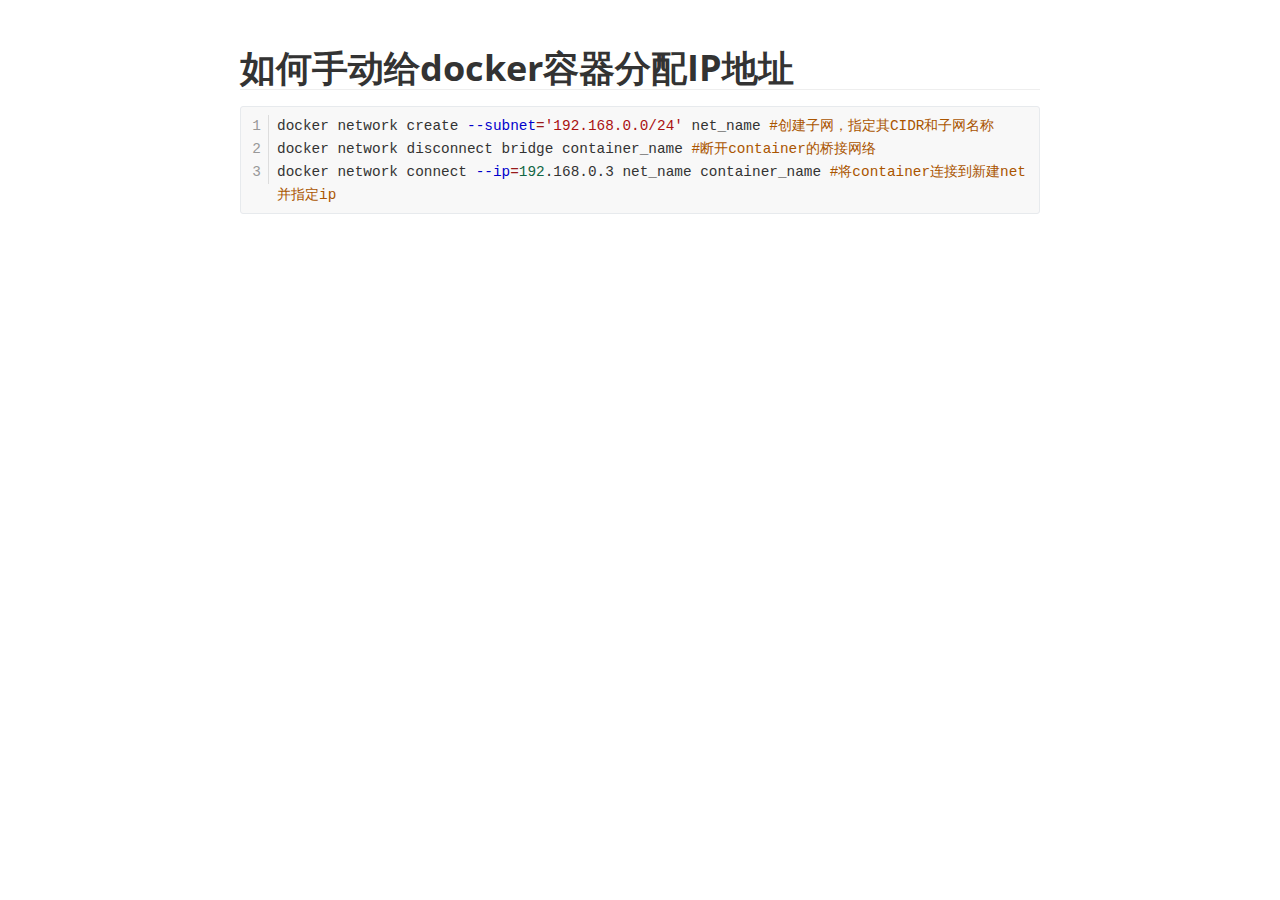
<file: blogs/container_ip.html>
<!doctype html>
<html>
<head>
<meta charset='UTF-8'><meta name='viewport' content='width=device-width initial-scale=1'>

<link href='https://fonts.googleapis.com/css?family=Open+Sans:400italic,700italic,700,400&subset=latin,latin-ext' rel='stylesheet' type='text/css' /><style type='text/css'>html {overflow-x: initial !important;}:root { --bg-color:#ffffff; --text-color:#333333; --select-text-bg-color:#B5D6FC; --select-text-font-color:auto; --monospace:"Lucida Console",Consolas,"Courier",monospace; --title-bar-height:20px; }
.mac-os-11 { --title-bar-height:28px; }
html { font-size: 14px; background-color: var(--bg-color); color: var(--text-color); font-family: "Helvetica Neue", Helvetica, Arial, sans-serif; -webkit-font-smoothing: antialiased; }
h1, h2, h3, h4, h5 { white-space: pre-wrap; }
body { margin: 0px; padding: 0px; height: auto; inset: 0px; font-size: 1rem; line-height: 1.42857; overflow-x: hidden; background: inherit; }
iframe { margin: auto; }
a.url { word-break: break-all; }
a:active, a:hover { outline: 0px; }
.in-text-selection, ::selection { text-shadow: none; background: var(--select-text-bg-color); color: var(--select-text-font-color); }
#write { margin: 0px auto; height: auto; width: inherit; word-break: normal; overflow-wrap: break-word; position: relative; white-space: normal; overflow-x: visible; padding-top: 36px; }
#write.first-line-indent p { text-indent: 2em; }
#write.first-line-indent li p, #write.first-line-indent p * { text-indent: 0px; }
#write.first-line-indent li { margin-left: 2em; }
.for-image #write { padding-left: 8px; padding-right: 8px; }
body.typora-export { padding-left: 30px; padding-right: 30px; }
.typora-export .footnote-line, .typora-export li, .typora-export p { white-space: pre-wrap; }
.typora-export .task-list-item input { pointer-events: none; }
@media screen and (max-width: 500px) {
  body.typora-export { padding-left: 0px; padding-right: 0px; }
  #write { padding-left: 20px; padding-right: 20px; }
}
#write li > figure:last-child { margin-bottom: 0.5rem; }
#write ol, #write ul { position: relative; }
img { max-width: 100%; vertical-align: middle; image-orientation: from-image; }
button, input, select, textarea { color: inherit; font: inherit; }
input[type="checkbox"], input[type="radio"] { line-height: normal; padding: 0px; }
*, ::after, ::before { box-sizing: border-box; }
#write h1, #write h2, #write h3, #write h4, #write h5, #write h6, #write p, #write pre { width: inherit; }
#write h1, #write h2, #write h3, #write h4, #write h5, #write h6, #write p { position: relative; }
p { line-height: inherit; }
h1, h2, h3, h4, h5, h6 { break-after: avoid-page; break-inside: avoid; orphans: 4; }
p { orphans: 4; }
h1 { font-size: 2rem; }
h2 { font-size: 1.8rem; }
h3 { font-size: 1.6rem; }
h4 { font-size: 1.4rem; }
h5 { font-size: 1.2rem; }
h6 { font-size: 1rem; }
.md-math-block, .md-rawblock, h1, h2, h3, h4, h5, h6, p { margin-top: 1rem; margin-bottom: 1rem; }
.hidden { display: none; }
.md-blockmeta { color: rgb(204, 204, 204); font-weight: 700; font-style: italic; }
a { cursor: pointer; }
sup.md-footnote { padding: 2px 4px; background-color: rgba(238, 238, 238, 0.7); color: rgb(85, 85, 85); border-radius: 4px; cursor: pointer; }
sup.md-footnote a, sup.md-footnote a:hover { color: inherit; text-transform: inherit; text-decoration: inherit; }
#write input[type="checkbox"] { cursor: pointer; width: inherit; height: inherit; }
figure { overflow-x: auto; margin: 1.2em 0px; max-width: calc(100% + 16px); padding: 0px; }
figure > table { margin: 0px; }
thead, tr { break-inside: avoid; break-after: auto; }
thead { display: table-header-group; }
table { border-collapse: collapse; border-spacing: 0px; width: 100%; overflow: auto; break-inside: auto; text-align: left; }
table.md-table td { min-width: 32px; }
.CodeMirror-gutters { border-right: 0px; background-color: inherit; }
.CodeMirror-linenumber { user-select: none; }
.CodeMirror { text-align: left; }
.CodeMirror-placeholder { opacity: 0.3; }
.CodeMirror pre { padding: 0px 4px; }
.CodeMirror-lines { padding: 0px; }
div.hr:focus { cursor: none; }
#write pre { white-space: pre-wrap; }
#write.fences-no-line-wrapping pre { white-space: pre; }
#write pre.ty-contain-cm { white-space: normal; }
.CodeMirror-gutters { margin-right: 4px; }
.md-fences { font-size: 0.9rem; display: block; break-inside: avoid; text-align: left; overflow: visible; white-space: pre; background: inherit; position: relative !important; }
.md-fences-adv-panel { width: 100%; margin-top: 10px; text-align: center; padding-top: 0px; padding-bottom: 8px; overflow-x: auto; }
#write .md-fences.mock-cm { white-space: pre-wrap; }
.md-fences.md-fences-with-lineno { padding-left: 0px; }
#write.fences-no-line-wrapping .md-fences.mock-cm { white-space: pre; overflow-x: auto; }
.md-fences.mock-cm.md-fences-with-lineno { padding-left: 8px; }
.CodeMirror-line, twitterwidget { break-inside: avoid; }
svg { break-inside: avoid; }
.footnotes { opacity: 0.8; font-size: 0.9rem; margin-top: 1em; margin-bottom: 1em; }
.footnotes + .footnotes { margin-top: 0px; }
.md-reset { margin: 0px; padding: 0px; border: 0px; outline: 0px; vertical-align: top; background: 0px 0px; text-decoration: none; text-shadow: none; float: none; position: static; width: auto; height: auto; white-space: nowrap; cursor: inherit; -webkit-tap-highlight-color: transparent; line-height: normal; font-weight: 400; text-align: left; box-sizing: content-box; direction: ltr; }
li div { padding-top: 0px; }
blockquote { margin: 1rem 0px; }
li .mathjax-block, li p { margin: 0.5rem 0px; }
li blockquote { margin: 1rem 0px; }
li { margin: 0px; position: relative; }
blockquote > :last-child { margin-bottom: 0px; }
blockquote > :first-child, li > :first-child { margin-top: 0px; }
.footnotes-area { color: rgb(136, 136, 136); margin-top: 0.714rem; padding-bottom: 0.143rem; white-space: normal; }
#write .footnote-line { white-space: pre-wrap; }
@media print {
  body, html { border: 1px solid transparent; height: 99%; break-after: avoid; break-before: avoid; font-variant-ligatures: no-common-ligatures; }
  #write { margin-top: 0px; border-color: transparent !important; padding-top: 0px !important; padding-bottom: 0px !important; }
  .typora-export * { -webkit-print-color-adjust: exact; }
  .typora-export #write { break-after: avoid; }
  .typora-export #write::after { height: 0px; }
  .is-mac table { break-inside: avoid; }
  #write > p:nth-child(1) { margin-top: 0px; }
  .typora-export-show-outline .typora-export-sidebar { display: none; }
  figure { overflow-x: visible; }
}
.footnote-line { margin-top: 0.714em; font-size: 0.7em; }
a img, img a { cursor: pointer; }
pre.md-meta-block { font-size: 0.8rem; min-height: 0.8rem; white-space: pre-wrap; background: rgb(204, 204, 204); display: block; overflow-x: hidden; }
p > .md-image:only-child:not(.md-img-error) img, p > img:only-child { display: block; margin: auto; }
#write.first-line-indent p > .md-image:only-child:not(.md-img-error) img { left: -2em; position: relative; }
p > .md-image:only-child { display: inline-block; width: 100%; }
#write .MathJax_Display { margin: 0.8em 0px 0px; }
.md-math-block { width: 100%; }
.md-math-block:not(:empty)::after { display: none; }
.MathJax_ref { fill: currentcolor; }
[contenteditable="true"]:active, [contenteditable="true"]:focus, [contenteditable="false"]:active, [contenteditable="false"]:focus { outline: 0px; box-shadow: none; }
.md-task-list-item { position: relative; list-style-type: none; }
.task-list-item.md-task-list-item { padding-left: 0px; }
.md-task-list-item > input { position: absolute; top: 0px; left: 0px; margin-left: -1.2em; margin-top: calc(1em - 10px); border: none; }
.math { font-size: 1rem; }
.md-toc { min-height: 3.58rem; position: relative; font-size: 0.9rem; border-radius: 10px; }
.md-toc-content { position: relative; margin-left: 0px; }
.md-toc-content::after, .md-toc::after { display: none; }
.md-toc-item { display: block; color: rgb(65, 131, 196); }
.md-toc-item a { text-decoration: none; }
.md-toc-inner:hover { text-decoration: underline; }
.md-toc-inner { display: inline-block; cursor: pointer; }
.md-toc-h1 .md-toc-inner { margin-left: 0px; font-weight: 700; }
.md-toc-h2 .md-toc-inner { margin-left: 2em; }
.md-toc-h3 .md-toc-inner { margin-left: 4em; }
.md-toc-h4 .md-toc-inner { margin-left: 6em; }
.md-toc-h5 .md-toc-inner { margin-left: 8em; }
.md-toc-h6 .md-toc-inner { margin-left: 10em; }
@media screen and (max-width: 48em) {
  .md-toc-h3 .md-toc-inner { margin-left: 3.5em; }
  .md-toc-h4 .md-toc-inner { margin-left: 5em; }
  .md-toc-h5 .md-toc-inner { margin-left: 6.5em; }
  .md-toc-h6 .md-toc-inner { margin-left: 8em; }
}
a.md-toc-inner { font-size: inherit; font-style: inherit; font-weight: inherit; line-height: inherit; }
.footnote-line a:not(.reversefootnote) { color: inherit; }
.reversefootnote { font-family: ui-monospace, sans-serif; }
.md-attr { display: none; }
.md-fn-count::after { content: "."; }
code, pre, samp, tt { font-family: var(--monospace); }
kbd { margin: 0px 0.1em; padding: 0.1em 0.6em; font-size: 0.8em; color: rgb(36, 39, 41); background: rgb(255, 255, 255); border: 1px solid rgb(173, 179, 185); border-radius: 3px; box-shadow: rgba(12, 13, 14, 0.2) 0px 1px 0px, rgb(255, 255, 255) 0px 0px 0px 2px inset; white-space: nowrap; vertical-align: middle; }
.md-comment { color: rgb(162, 127, 3); opacity: 0.6; font-family: var(--monospace); }
code { text-align: left; vertical-align: initial; }
a.md-print-anchor { white-space: pre !important; border-width: initial !important; border-style: none !important; border-color: initial !important; display: inline-block !important; position: absolute !important; width: 1px !important; right: 0px !important; outline: 0px !important; background: 0px 0px !important; text-decoration: initial !important; text-shadow: initial !important; }
.os-windows.monocolor-emoji .md-emoji { font-family: "Segoe UI Symbol", sans-serif; }
.md-diagram-panel > svg { max-width: 100%; }
[lang="flow"] svg, [lang="mermaid"] svg { max-width: 100%; height: auto; }
[lang="mermaid"] .node text { font-size: 1rem; }
table tr th { border-bottom: 0px; }
video { max-width: 100%; display: block; margin: 0px auto; }
iframe { max-width: 100%; width: 100%; border: none; }
.highlight td, .highlight tr { border: 0px; }
mark { background: rgb(255, 255, 0); color: rgb(0, 0, 0); }
.md-html-inline .md-plain, .md-html-inline strong, mark .md-inline-math, mark strong { color: inherit; }
.md-expand mark .md-meta { opacity: 0.3 !important; }
mark .md-meta { color: rgb(0, 0, 0); }
@media print {
  .typora-export h1, .typora-export h2, .typora-export h3, .typora-export h4, .typora-export h5, .typora-export h6 { break-inside: avoid; }
}
.md-diagram-panel .messageText { stroke: none !important; }
.md-diagram-panel .start-state { fill: var(--node-fill); }
.md-diagram-panel .edgeLabel rect { opacity: 1 !important; }
.md-fences.md-fences-math { font-size: 1em; }
.md-fences-advanced:not(.md-focus) { padding: 0px; white-space: nowrap; border: 0px; }
.md-fences-advanced:not(.md-focus) { background: inherit; }
.typora-export-show-outline .typora-export-content { max-width: 1440px; margin: auto; display: flex; flex-direction: row; }
.typora-export-sidebar { width: 300px; font-size: 0.8rem; margin-top: 80px; margin-right: 18px; }
.typora-export-show-outline #write { --webkit-flex:2; flex: 2 1 0%; }
.typora-export-sidebar .outline-content { position: fixed; top: 0px; max-height: 100%; overflow: hidden auto; padding-bottom: 30px; padding-top: 60px; width: 300px; }
@media screen and (max-width: 1024px) {
  .typora-export-sidebar, .typora-export-sidebar .outline-content { width: 240px; }
}
@media screen and (max-width: 800px) {
  .typora-export-sidebar { display: none; }
}
.outline-content li, .outline-content ul { margin-left: 0px; margin-right: 0px; padding-left: 0px; padding-right: 0px; list-style: none; overflow-wrap: anywhere; }
.outline-content ul { margin-top: 0px; margin-bottom: 0px; }
.outline-content strong { font-weight: 400; }
.outline-expander { width: 1rem; height: 1.42857rem; position: relative; display: table-cell; vertical-align: middle; cursor: pointer; padding-left: 4px; }
.outline-expander::before { content: ""; position: relative; font-family: Ionicons; display: inline-block; font-size: 8px; vertical-align: middle; }
.outline-item { padding-top: 3px; padding-bottom: 3px; cursor: pointer; }
.outline-expander:hover::before { content: ""; }
.outline-h1 > .outline-item { padding-left: 0px; }
.outline-h2 > .outline-item { padding-left: 1em; }
.outline-h3 > .outline-item { padding-left: 2em; }
.outline-h4 > .outline-item { padding-left: 3em; }
.outline-h5 > .outline-item { padding-left: 4em; }
.outline-h6 > .outline-item { padding-left: 5em; }
.outline-label { cursor: pointer; display: table-cell; vertical-align: middle; text-decoration: none; color: inherit; }
.outline-label:hover { text-decoration: underline; }
.outline-item:hover { border-color: rgb(245, 245, 245); background-color: var(--item-hover-bg-color); }
.outline-item:hover { margin-left: -28px; margin-right: -28px; border-left: 28px solid transparent; border-right: 28px solid transparent; }
.outline-item-single .outline-expander::before, .outline-item-single .outline-expander:hover::before { display: none; }
.outline-item-open > .outline-item > .outline-expander::before { content: ""; }
.outline-children { display: none; }
.info-panel-tab-wrapper { display: none; }
.outline-item-open > .outline-children { display: block; }
.typora-export .outline-item { padding-top: 1px; padding-bottom: 1px; }
.typora-export .outline-item:hover { margin-right: -8px; border-right: 8px solid transparent; }
.typora-export .outline-expander::before { content: "+"; font-family: inherit; top: -1px; }
.typora-export .outline-expander:hover::before, .typora-export .outline-item-open > .outline-item > .outline-expander::before { content: "−"; }
.typora-export-collapse-outline .outline-children { display: none; }
.typora-export-collapse-outline .outline-item-open > .outline-children, .typora-export-no-collapse-outline .outline-children { display: block; }
.typora-export-no-collapse-outline .outline-expander::before { content: "" !important; }
.typora-export-show-outline .outline-item-active > .outline-item .outline-label { font-weight: 700; }
.md-inline-math-container mjx-container { zoom: 0.95; }
mjx-container { break-inside: avoid; }


.CodeMirror { height: auto; }
.CodeMirror.cm-s-inner { background: inherit; }
.CodeMirror-scroll { overflow: auto hidden; z-index: 3; }
.CodeMirror-gutter-filler, .CodeMirror-scrollbar-filler { background-color: rgb(255, 255, 255); }
.CodeMirror-gutters { border-right: 1px solid rgb(221, 221, 221); background: inherit; white-space: nowrap; }
.CodeMirror-linenumber { padding: 0px 3px 0px 5px; text-align: right; color: rgb(153, 153, 153); }
.cm-s-inner .cm-keyword { color: rgb(119, 0, 136); }
.cm-s-inner .cm-atom, .cm-s-inner.cm-atom { color: rgb(34, 17, 153); }
.cm-s-inner .cm-number { color: rgb(17, 102, 68); }
.cm-s-inner .cm-def { color: rgb(0, 0, 255); }
.cm-s-inner .cm-variable { color: rgb(0, 0, 0); }
.cm-s-inner .cm-variable-2 { color: rgb(0, 85, 170); }
.cm-s-inner .cm-variable-3 { color: rgb(0, 136, 85); }
.cm-s-inner .cm-string { color: rgb(170, 17, 17); }
.cm-s-inner .cm-property { color: rgb(0, 0, 0); }
.cm-s-inner .cm-operator { color: rgb(152, 26, 26); }
.cm-s-inner .cm-comment, .cm-s-inner.cm-comment { color: rgb(170, 85, 0); }
.cm-s-inner .cm-string-2 { color: rgb(255, 85, 0); }
.cm-s-inner .cm-meta { color: rgb(85, 85, 85); }
.cm-s-inner .cm-qualifier { color: rgb(85, 85, 85); }
.cm-s-inner .cm-builtin { color: rgb(51, 0, 170); }
.cm-s-inner .cm-bracket { color: rgb(153, 153, 119); }
.cm-s-inner .cm-tag { color: rgb(17, 119, 0); }
.cm-s-inner .cm-attribute { color: rgb(0, 0, 204); }
.cm-s-inner .cm-header, .cm-s-inner.cm-header { color: rgb(0, 0, 255); }
.cm-s-inner .cm-quote, .cm-s-inner.cm-quote { color: rgb(0, 153, 0); }
.cm-s-inner .cm-hr, .cm-s-inner.cm-hr { color: rgb(153, 153, 153); }
.cm-s-inner .cm-link, .cm-s-inner.cm-link { color: rgb(0, 0, 204); }
.cm-negative { color: rgb(221, 68, 68); }
.cm-positive { color: rgb(34, 153, 34); }
.cm-header, .cm-strong { font-weight: 700; }
.cm-del { text-decoration: line-through; }
.cm-em { font-style: italic; }
.cm-link { text-decoration: underline; }
.cm-error { color: red; }
.cm-invalidchar { color: red; }
.cm-constant { color: rgb(38, 139, 210); }
.cm-defined { color: rgb(181, 137, 0); }
div.CodeMirror span.CodeMirror-matchingbracket { color: rgb(0, 255, 0); }
div.CodeMirror span.CodeMirror-nonmatchingbracket { color: rgb(255, 34, 34); }
.cm-s-inner .CodeMirror-activeline-background { background: inherit; }
.CodeMirror { position: relative; overflow: hidden; }
.CodeMirror-scroll { height: 100%; outline: 0px; position: relative; box-sizing: content-box; background: inherit; }
.CodeMirror-sizer { position: relative; }
.CodeMirror-gutter-filler, .CodeMirror-hscrollbar, .CodeMirror-scrollbar-filler, .CodeMirror-vscrollbar { position: absolute; z-index: 6; display: none; outline: 0px; }
.CodeMirror-vscrollbar { right: 0px; top: 0px; overflow: hidden; }
.CodeMirror-hscrollbar { bottom: 0px; left: 0px; overflow: auto hidden; }
.CodeMirror-scrollbar-filler { right: 0px; bottom: 0px; }
.CodeMirror-gutter-filler { left: 0px; bottom: 0px; }
.CodeMirror-gutters { position: absolute; left: 0px; top: 0px; padding-bottom: 10px; z-index: 3; overflow-y: hidden; }
.CodeMirror-gutter { white-space: normal; height: 100%; box-sizing: content-box; padding-bottom: 30px; margin-bottom: -32px; display: inline-block; }
.CodeMirror-gutter-wrapper { position: absolute; z-index: 4; background: 0px 0px !important; border: none !important; }
.CodeMirror-gutter-background { position: absolute; top: 0px; bottom: 0px; z-index: 4; }
.CodeMirror-gutter-elt { position: absolute; cursor: default; z-index: 4; }
.CodeMirror-lines { cursor: text; }
.CodeMirror pre { border-radius: 0px; border-width: 0px; background: 0px 0px; font-family: inherit; font-size: inherit; margin: 0px; white-space: pre; overflow-wrap: normal; color: inherit; z-index: 2; position: relative; overflow: visible; }
.CodeMirror-wrap pre { overflow-wrap: break-word; white-space: pre-wrap; word-break: normal; }
.CodeMirror-code pre { border-right: 30px solid transparent; width: fit-content; }
.CodeMirror-wrap .CodeMirror-code pre { border-right: none; width: auto; }
.CodeMirror-linebackground { position: absolute; inset: 0px; z-index: 0; }
.CodeMirror-linewidget { position: relative; z-index: 2; overflow: auto; }
.CodeMirror-wrap .CodeMirror-scroll { overflow-x: hidden; }
.CodeMirror-measure { position: absolute; width: 100%; height: 0px; overflow: hidden; visibility: hidden; }
.CodeMirror-measure pre { position: static; }
.CodeMirror div.CodeMirror-cursor { position: absolute; visibility: hidden; border-right: none; width: 0px; }
.CodeMirror div.CodeMirror-cursor { visibility: hidden; }
.CodeMirror-focused div.CodeMirror-cursor { visibility: inherit; }
.cm-searching { background: rgba(255, 255, 0, 0.4); }
span.cm-underlined { text-decoration: underline; }
span.cm-strikethrough { text-decoration: line-through; }
.cm-tw-syntaxerror { color: rgb(255, 255, 255); background-color: rgb(153, 0, 0); }
.cm-tw-deleted { text-decoration: line-through; }
.cm-tw-header5 { font-weight: 700; }
.cm-tw-listitem:first-child { padding-left: 10px; }
.cm-tw-box { border-style: solid; border-right-width: 1px; border-bottom-width: 1px; border-left-width: 1px; border-color: inherit; border-top-width: 0px !important; }
.cm-tw-underline { text-decoration: underline; }
@media print {
  .CodeMirror div.CodeMirror-cursor { visibility: hidden; }
}


:root {
    --side-bar-bg-color: #fafafa;
    --control-text-color: #777;
}

@include-when-export url(https://fonts.googleapis.com/css?family=Open+Sans:400italic,700italic,700,400&subset=latin,latin-ext);

/* open-sans-regular - latin-ext_latin */
  /* open-sans-italic - latin-ext_latin */
    /* open-sans-700 - latin-ext_latin */
    /* open-sans-700italic - latin-ext_latin */
  html {
    font-size: 16px;
    -webkit-font-smoothing: antialiased;
}

body {
    font-family: "Open Sans","Clear Sans", "Helvetica Neue", Helvetica, Arial, 'Segoe UI Emoji', sans-serif;
    color: rgb(51, 51, 51);
    line-height: 1.6;
}

#write {
    max-width: 860px;
  	margin: 0 auto;
  	padding: 30px;
    padding-bottom: 100px;
}

@media only screen and (min-width: 1400px) {
	#write {
		max-width: 1024px;
	}
}

@media only screen and (min-width: 1800px) {
	#write {
		max-width: 1200px;
	}
}

#write > ul:first-child,
#write > ol:first-child{
    margin-top: 30px;
}

a {
    color: #4183C4;
}
h1,
h2,
h3,
h4,
h5,
h6 {
    position: relative;
    margin-top: 1rem;
    margin-bottom: 1rem;
    font-weight: bold;
    line-height: 1.4;
    cursor: text;
}
h1:hover a.anchor,
h2:hover a.anchor,
h3:hover a.anchor,
h4:hover a.anchor,
h5:hover a.anchor,
h6:hover a.anchor {
    text-decoration: none;
}
h1 tt,
h1 code {
    font-size: inherit;
}
h2 tt,
h2 code {
    font-size: inherit;
}
h3 tt,
h3 code {
    font-size: inherit;
}
h4 tt,
h4 code {
    font-size: inherit;
}
h5 tt,
h5 code {
    font-size: inherit;
}
h6 tt,
h6 code {
    font-size: inherit;
}
h1 {
    font-size: 2.25em;
    line-height: 1.2;
    border-bottom: 1px solid #eee;
}
h2 {
    font-size: 1.75em;
    line-height: 1.225;
    border-bottom: 1px solid #eee;
}

/*@media print {
    .typora-export h1,
    .typora-export h2 {
        border-bottom: none;
        padding-bottom: initial;
    }

    .typora-export h1::after,
    .typora-export h2::after {
        content: "";
        display: block;
        height: 100px;
        margin-top: -96px;
        border-top: 1px solid #eee;
    }
}*/

h3 {
    font-size: 1.5em;
    line-height: 1.43;
}
h4 {
    font-size: 1.25em;
}
h5 {
    font-size: 1em;
}
h6 {
   font-size: 1em;
    color: #777;
}
p,
blockquote,
ul,
ol,
dl,
table{
    margin: 0.8em 0;
}
li>ol,
li>ul {
    margin: 0 0;
}
hr {
    height: 2px;
    padding: 0;
    margin: 16px 0;
    background-color: #e7e7e7;
    border: 0 none;
    overflow: hidden;
    box-sizing: content-box;
}

li p.first {
    display: inline-block;
}
ul,
ol {
    padding-left: 30px;
}
ul:first-child,
ol:first-child {
    margin-top: 0;
}
ul:last-child,
ol:last-child {
    margin-bottom: 0;
}
blockquote {
    border-left: 4px solid #dfe2e5;
    padding: 0 15px;
    color: #777777;
}
blockquote blockquote {
    padding-right: 0;
}
table {
    padding: 0;
    word-break: initial;
}
table tr {
    border: 1px solid #dfe2e5;
    margin: 0;
    padding: 0;
}
table tr:nth-child(2n),
thead {
    background-color: #f8f8f8;
}
table th {
    font-weight: bold;
    border: 1px solid #dfe2e5;
    border-bottom: 0;
    margin: 0;
    padding: 6px 13px;
}
table td {
    border: 1px solid #dfe2e5;
    margin: 0;
    padding: 6px 13px;
}
table th:first-child,
table td:first-child {
    margin-top: 0;
}
table th:last-child,
table td:last-child {
    margin-bottom: 0;
}

.CodeMirror-lines {
    padding-left: 4px;
}

.code-tooltip {
    box-shadow: 0 1px 1px 0 rgba(0,28,36,.3);
    border-top: 1px solid #eef2f2;
}

.md-fences,
code,
tt {
    border: 1px solid #e7eaed;
    background-color: #f8f8f8;
    border-radius: 3px;
    padding: 0;
    padding: 2px 4px 0px 4px;
    font-size: 0.9em;
}

code {
    background-color: #f3f4f4;
    padding: 0 2px 0 2px;
}

.md-fences {
    margin-bottom: 15px;
    margin-top: 15px;
    padding-top: 8px;
    padding-bottom: 6px;
}


.md-task-list-item > input {
  margin-left: -1.3em;
}

@media print {
    html {
        font-size: 13px;
    }
    pre {
        page-break-inside: avoid;
        word-wrap: break-word;
    }
}

.md-fences {
	background-color: #f8f8f8;
}
#write pre.md-meta-block {
	padding: 1rem;
    font-size: 85%;
    line-height: 1.45;
    background-color: #f7f7f7;
    border: 0;
    border-radius: 3px;
    color: #777777;
    margin-top: 0 !important;
}

.mathjax-block>.code-tooltip {
	bottom: .375rem;
}

.md-mathjax-midline {
    background: #fafafa;
}

#write>h3.md-focus:before{
	left: -1.5625rem;
	top: .375rem;
}
#write>h4.md-focus:before{
	left: -1.5625rem;
	top: .285714286rem;
}
#write>h5.md-focus:before{
	left: -1.5625rem;
	top: .285714286rem;
}
#write>h6.md-focus:before{
	left: -1.5625rem;
	top: .285714286rem;
}
.md-image>.md-meta {
    /*border: 1px solid #ddd;*/
    border-radius: 3px;
    padding: 2px 0px 0px 4px;
    font-size: 0.9em;
    color: inherit;
}

.md-tag {
    color: #a7a7a7;
    opacity: 1;
}

.md-toc { 
    margin-top:20px;
    padding-bottom:20px;
}

.sidebar-tabs {
    border-bottom: none;
}

#typora-quick-open {
    border: 1px solid #ddd;
    background-color: #f8f8f8;
}

#typora-quick-open-item {
    background-color: #FAFAFA;
    border-color: #FEFEFE #e5e5e5 #e5e5e5 #eee;
    border-style: solid;
    border-width: 1px;
}

/** focus mode */
.on-focus-mode blockquote {
    border-left-color: rgba(85, 85, 85, 0.12);
}

header, .context-menu, .megamenu-content, footer{
    font-family: "Segoe UI", "Arial", sans-serif;
}

.file-node-content:hover .file-node-icon,
.file-node-content:hover .file-node-open-state{
    visibility: visible;
}

.mac-seamless-mode #typora-sidebar {
    background-color: #fafafa;
    background-color: var(--side-bar-bg-color);
}

.md-lang {
    color: #b4654d;
}

/*.html-for-mac {
    --item-hover-bg-color: #E6F0FE;
}*/

#md-notification .btn {
    border: 0;
}

.dropdown-menu .divider {
    border-color: #e5e5e5;
    opacity: 0.4;
}

.ty-preferences .window-content {
    background-color: #fafafa;
}

.ty-preferences .nav-group-item.active {
    color: white;
    background: #999;
}

.menu-item-container a.menu-style-btn {
    background-color: #f5f8fa;
    background-image: linear-gradient( 180deg , hsla(0, 0%, 100%, 0.8), hsla(0, 0%, 100%, 0)); 
}



</style><title>container</title>
</head>
<body class='typora-export os-windows'><div class='typora-export-content'>
<div id='write'  class=''><h1 id='如何手动给docker容器分配ip地址'><span>如何手动给docker容器分配IP地址</span></h1><pre class="md-fences md-end-block md-fences-with-lineno ty-contain-cm md-focus" spellcheck="false" lang="shell"><div class="CodeMirror cm-s-inner cm-s-null-scroll CodeMirror-wrap" lang="shell"><div style="overflow: hidden; position: relative; width: 3px; height: 0px; top: 9.51875px; left: 36px;"><textarea autocorrect="off" autocapitalize="off" spellcheck="false" tabindex="0" style="position: absolute; bottom: -1em; padding: 0px; width: 1000px; height: 1em; outline: none;"></textarea></div><div class="CodeMirror-scrollbar-filler" cm-not-content="true"></div><div class="CodeMirror-gutter-filler" cm-not-content="true"></div><div class="CodeMirror-scroll" tabindex="-1"><div class="CodeMirror-sizer" style="margin-left: 28px; margin-bottom: 0px; border-right-width: 0px; padding-right: 0px; padding-bottom: 0px;"><div style="position: relative; top: 0px;"><div class="CodeMirror-lines" role="presentation"><div role="presentation" style="position: relative; outline: none;"><div class="CodeMirror-measure"><div class="CodeMirror-linenumber CodeMirror-gutter-elt"><div>3</div></div></div><div class="CodeMirror-measure"></div><div style="position: relative; z-index: 1;"></div><div class="CodeMirror-code" role="presentation"><div class="CodeMirror-activeline" style="position: relative;"><div class="CodeMirror-activeline-background CodeMirror-linebackground"></div><div class="CodeMirror-gutter-background CodeMirror-activeline-gutter" style="left: -28px; width: 28px;"></div><div class="CodeMirror-gutter-wrapper CodeMirror-activeline-gutter" style="left: -28px;"><div class="CodeMirror-linenumber CodeMirror-gutter-elt CodeMirror-linenumber-show" style="left: 0px; width: 19px;">1</div></div><pre class=" CodeMirror-line " role="presentation"><span role="presentation" style="padding-right: 0.1px;">docker network create <span class="cm-attribute">--subnet</span><span class="cm-operator">=</span><span class="cm-string">'192.168.0.0/24'</span> net_name <span class="cm-comment">#创建子网，指定其CIDR和子网名称</span></span></pre></div><div style="position: relative;"><div class="CodeMirror-gutter-wrapper" style="left: -28px;"><div class="CodeMirror-linenumber CodeMirror-gutter-elt" style="left: 0px; width: 19px;">2</div></div><pre class=" CodeMirror-line " role="presentation"><span role="presentation" style="padding-right: 0.1px;">docker network disconnect bridge container_name <span class="cm-comment">#断开container的桥接网络</span></span></pre></div><div style="position: relative;"><div class="CodeMirror-gutter-wrapper" style="left: -28px;"><div class="CodeMirror-linenumber CodeMirror-gutter-elt CodeMirror-linenumber-show" style="left: 0px; width: 19px;">3</div></div><pre class=" CodeMirror-line " role="presentation"><span role="presentation" style="padding-right: 0.1px;">docker network connect <span class="cm-attribute">--ip</span><span class="cm-operator">=</span><span class="cm-number">192</span>.168.0.3 net_name container_name <span class="cm-comment">#将container连接到新建net并指定ip</span></span></pre></div></div></div></div></div></div><div style="position: absolute; height: 0px; width: 1px; border-bottom: 0px solid transparent; top: 69px;"></div><div class="CodeMirror-gutters" style="height: 69px; left: 0px;"><div class="CodeMirror-gutter CodeMirror-linenumbers" style="width: 27px;"></div></div></div></div></pre></div></div>
</body>
</html>
</file>
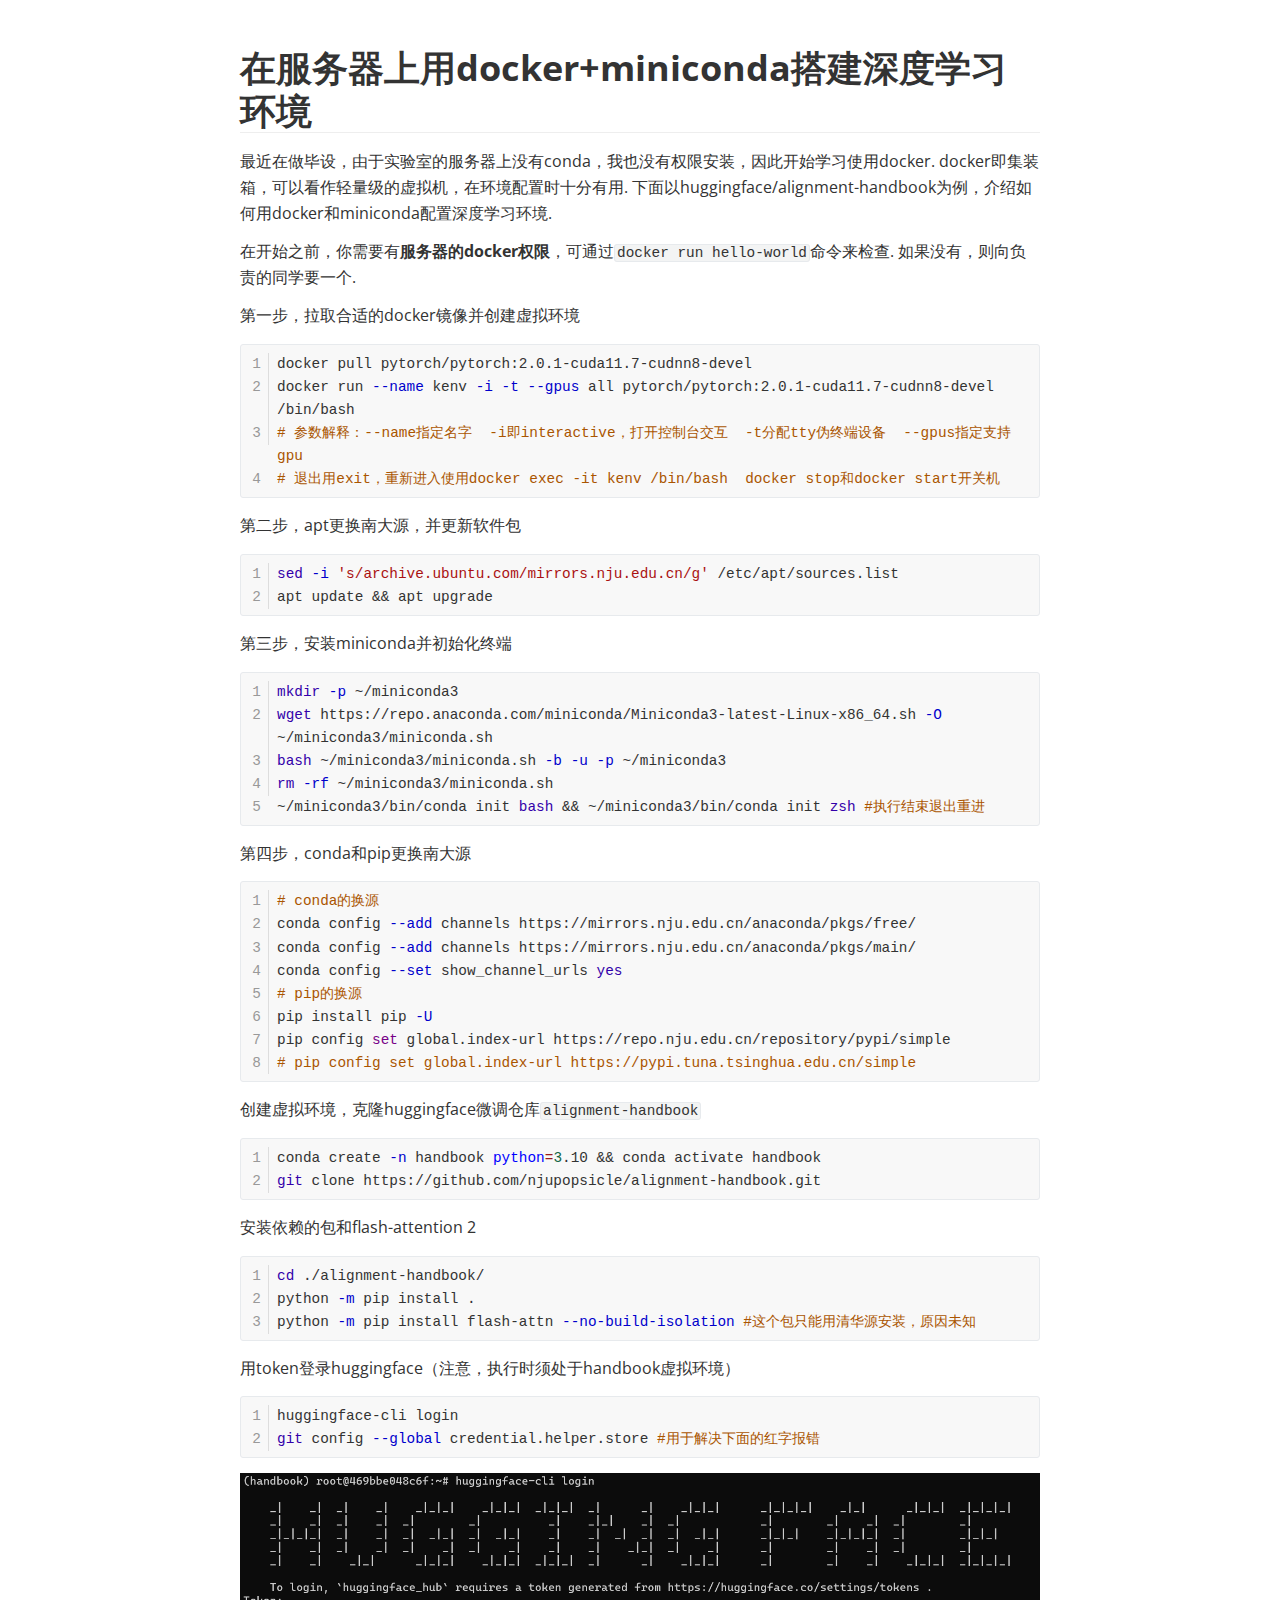
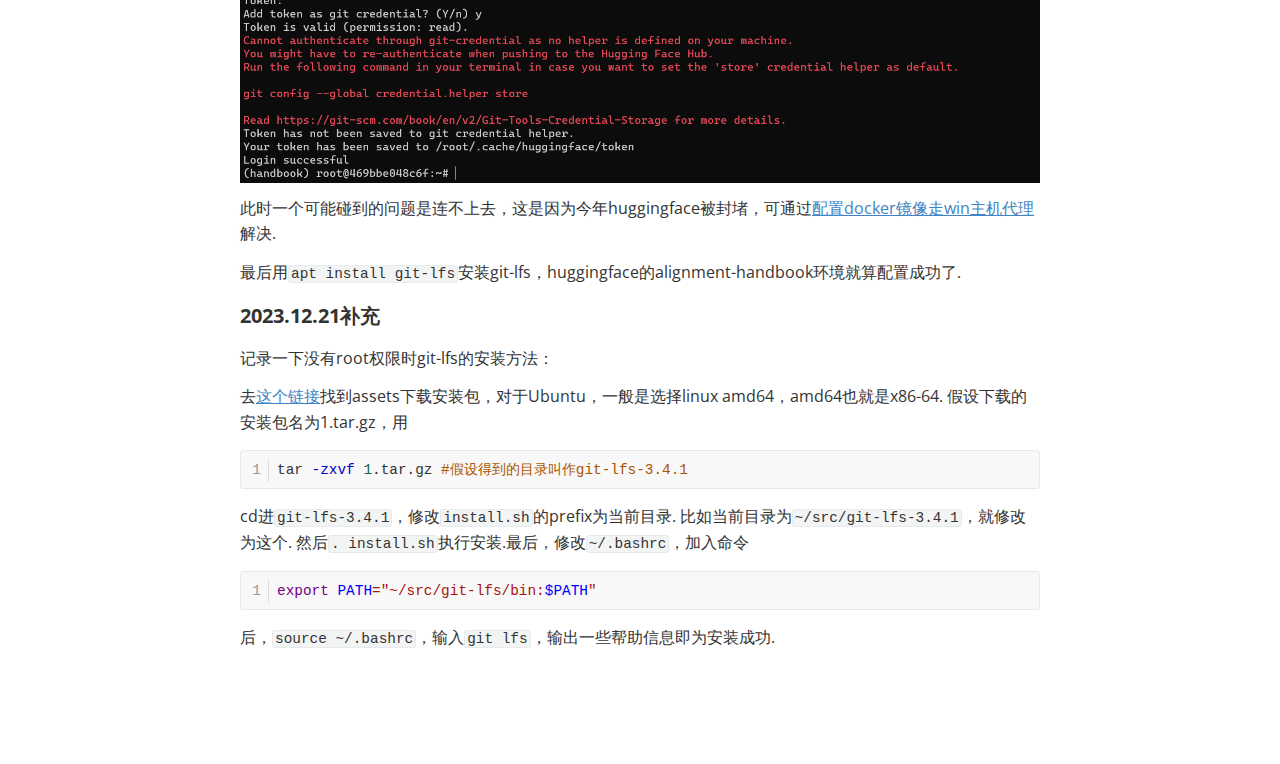
<file: blogs/docker配环境.html>
<!doctype html>
<html>
<head>
<meta charset='UTF-8'><meta name='viewport' content='width=device-width initial-scale=1'>

<link href='https://fonts.googleapis.com/css?family=Open+Sans:400italic,700italic,700,400&subset=latin,latin-ext' rel='stylesheet' type='text/css' /><style type='text/css'>html {overflow-x: initial !important;}:root { --bg-color:#ffffff; --text-color:#333333; --select-text-bg-color:#B5D6FC; --select-text-font-color:auto; --monospace:"Lucida Console",Consolas,"Courier",monospace; --title-bar-height:20px; }
.mac-os-11 { --title-bar-height:28px; }
html { font-size: 14px; background-color: var(--bg-color); color: var(--text-color); font-family: "Helvetica Neue", Helvetica, Arial, sans-serif; -webkit-font-smoothing: antialiased; }
h1, h2, h3, h4, h5 { white-space: pre-wrap; }
body { margin: 0px; padding: 0px; height: auto; inset: 0px; font-size: 1rem; line-height: 1.42857; overflow-x: hidden; background: inherit; }
iframe { margin: auto; }
a.url { word-break: break-all; }
a:active, a:hover { outline: 0px; }
.in-text-selection, ::selection { text-shadow: none; background: var(--select-text-bg-color); color: var(--select-text-font-color); }
#write { margin: 0px auto; height: auto; width: inherit; word-break: normal; overflow-wrap: break-word; position: relative; white-space: normal; overflow-x: visible; padding-top: 36px; }
#write.first-line-indent p { text-indent: 2em; }
#write.first-line-indent li p, #write.first-line-indent p * { text-indent: 0px; }
#write.first-line-indent li { margin-left: 2em; }
.for-image #write { padding-left: 8px; padding-right: 8px; }
body.typora-export { padding-left: 30px; padding-right: 30px; }
.typora-export .footnote-line, .typora-export li, .typora-export p { white-space: pre-wrap; }
.typora-export .task-list-item input { pointer-events: none; }
@media screen and (max-width: 500px) {
  body.typora-export { padding-left: 0px; padding-right: 0px; }
  #write { padding-left: 20px; padding-right: 20px; }
}
#write li > figure:last-child { margin-bottom: 0.5rem; }
#write ol, #write ul { position: relative; }
img { max-width: 100%; vertical-align: middle; image-orientation: from-image; }
button, input, select, textarea { color: inherit; font: inherit; }
input[type="checkbox"], input[type="radio"] { line-height: normal; padding: 0px; }
*, ::after, ::before { box-sizing: border-box; }
#write h1, #write h2, #write h3, #write h4, #write h5, #write h6, #write p, #write pre { width: inherit; }
#write h1, #write h2, #write h3, #write h4, #write h5, #write h6, #write p { position: relative; }
p { line-height: inherit; }
h1, h2, h3, h4, h5, h6 { break-after: avoid-page; break-inside: avoid; orphans: 4; }
p { orphans: 4; }
h1 { font-size: 2rem; }
h2 { font-size: 1.8rem; }
h3 { font-size: 1.6rem; }
h4 { font-size: 1.4rem; }
h5 { font-size: 1.2rem; }
h6 { font-size: 1rem; }
.md-math-block, .md-rawblock, h1, h2, h3, h4, h5, h6, p { margin-top: 1rem; margin-bottom: 1rem; }
.hidden { display: none; }
.md-blockmeta { color: rgb(204, 204, 204); font-weight: 700; font-style: italic; }
a { cursor: pointer; }
sup.md-footnote { padding: 2px 4px; background-color: rgba(238, 238, 238, 0.7); color: rgb(85, 85, 85); border-radius: 4px; cursor: pointer; }
sup.md-footnote a, sup.md-footnote a:hover { color: inherit; text-transform: inherit; text-decoration: inherit; }
#write input[type="checkbox"] { cursor: pointer; width: inherit; height: inherit; }
figure { overflow-x: auto; margin: 1.2em 0px; max-width: calc(100% + 16px); padding: 0px; }
figure > table { margin: 0px; }
thead, tr { break-inside: avoid; break-after: auto; }
thead { display: table-header-group; }
table { border-collapse: collapse; border-spacing: 0px; width: 100%; overflow: auto; break-inside: auto; text-align: left; }
table.md-table td { min-width: 32px; }
.CodeMirror-gutters { border-right: 0px; background-color: inherit; }
.CodeMirror-linenumber { user-select: none; }
.CodeMirror { text-align: left; }
.CodeMirror-placeholder { opacity: 0.3; }
.CodeMirror pre { padding: 0px 4px; }
.CodeMirror-lines { padding: 0px; }
div.hr:focus { cursor: none; }
#write pre { white-space: pre-wrap; }
#write.fences-no-line-wrapping pre { white-space: pre; }
#write pre.ty-contain-cm { white-space: normal; }
.CodeMirror-gutters { margin-right: 4px; }
.md-fences { font-size: 0.9rem; display: block; break-inside: avoid; text-align: left; overflow: visible; white-space: pre; background: inherit; position: relative !important; }
.md-fences-adv-panel { width: 100%; margin-top: 10px; text-align: center; padding-top: 0px; padding-bottom: 8px; overflow-x: auto; }
#write .md-fences.mock-cm { white-space: pre-wrap; }
.md-fences.md-fences-with-lineno { padding-left: 0px; }
#write.fences-no-line-wrapping .md-fences.mock-cm { white-space: pre; overflow-x: auto; }
.md-fences.mock-cm.md-fences-with-lineno { padding-left: 8px; }
.CodeMirror-line, twitterwidget { break-inside: avoid; }
svg { break-inside: avoid; }
.footnotes { opacity: 0.8; font-size: 0.9rem; margin-top: 1em; margin-bottom: 1em; }
.footnotes + .footnotes { margin-top: 0px; }
.md-reset { margin: 0px; padding: 0px; border: 0px; outline: 0px; vertical-align: top; background: 0px 0px; text-decoration: none; text-shadow: none; float: none; position: static; width: auto; height: auto; white-space: nowrap; cursor: inherit; -webkit-tap-highlight-color: transparent; line-height: normal; font-weight: 400; text-align: left; box-sizing: content-box; direction: ltr; }
li div { padding-top: 0px; }
blockquote { margin: 1rem 0px; }
li .mathjax-block, li p { margin: 0.5rem 0px; }
li blockquote { margin: 1rem 0px; }
li { margin: 0px; position: relative; }
blockquote > :last-child { margin-bottom: 0px; }
blockquote > :first-child, li > :first-child { margin-top: 0px; }
.footnotes-area { color: rgb(136, 136, 136); margin-top: 0.714rem; padding-bottom: 0.143rem; white-space: normal; }
#write .footnote-line { white-space: pre-wrap; }
@media print {
  body, html { border: 1px solid transparent; height: 99%; break-after: avoid; break-before: avoid; font-variant-ligatures: no-common-ligatures; }
  #write { margin-top: 0px; border-color: transparent !important; padding-top: 0px !important; padding-bottom: 0px !important; }
  .typora-export * { -webkit-print-color-adjust: exact; }
  .typora-export #write { break-after: avoid; }
  .typora-export #write::after { height: 0px; }
  .is-mac table { break-inside: avoid; }
  #write > p:nth-child(1) { margin-top: 0px; }
  .typora-export-show-outline .typora-export-sidebar { display: none; }
  figure { overflow-x: visible; }
}
.footnote-line { margin-top: 0.714em; font-size: 0.7em; }
a img, img a { cursor: pointer; }
pre.md-meta-block { font-size: 0.8rem; min-height: 0.8rem; white-space: pre-wrap; background: rgb(204, 204, 204); display: block; overflow-x: hidden; }
p > .md-image:only-child:not(.md-img-error) img, p > img:only-child { display: block; margin: auto; }
#write.first-line-indent p > .md-image:only-child:not(.md-img-error) img { left: -2em; position: relative; }
p > .md-image:only-child { display: inline-block; width: 100%; }
#write .MathJax_Display { margin: 0.8em 0px 0px; }
.md-math-block { width: 100%; }
.md-math-block:not(:empty)::after { display: none; }
.MathJax_ref { fill: currentcolor; }
[contenteditable="true"]:active, [contenteditable="true"]:focus, [contenteditable="false"]:active, [contenteditable="false"]:focus { outline: 0px; box-shadow: none; }
.md-task-list-item { position: relative; list-style-type: none; }
.task-list-item.md-task-list-item { padding-left: 0px; }
.md-task-list-item > input { position: absolute; top: 0px; left: 0px; margin-left: -1.2em; margin-top: calc(1em - 10px); border: none; }
.math { font-size: 1rem; }
.md-toc { min-height: 3.58rem; position: relative; font-size: 0.9rem; border-radius: 10px; }
.md-toc-content { position: relative; margin-left: 0px; }
.md-toc-content::after, .md-toc::after { display: none; }
.md-toc-item { display: block; color: rgb(65, 131, 196); }
.md-toc-item a { text-decoration: none; }
.md-toc-inner:hover { text-decoration: underline; }
.md-toc-inner { display: inline-block; cursor: pointer; }
.md-toc-h1 .md-toc-inner { margin-left: 0px; font-weight: 700; }
.md-toc-h2 .md-toc-inner { margin-left: 2em; }
.md-toc-h3 .md-toc-inner { margin-left: 4em; }
.md-toc-h4 .md-toc-inner { margin-left: 6em; }
.md-toc-h5 .md-toc-inner { margin-left: 8em; }
.md-toc-h6 .md-toc-inner { margin-left: 10em; }
@media screen and (max-width: 48em) {
  .md-toc-h3 .md-toc-inner { margin-left: 3.5em; }
  .md-toc-h4 .md-toc-inner { margin-left: 5em; }
  .md-toc-h5 .md-toc-inner { margin-left: 6.5em; }
  .md-toc-h6 .md-toc-inner { margin-left: 8em; }
}
a.md-toc-inner { font-size: inherit; font-style: inherit; font-weight: inherit; line-height: inherit; }
.footnote-line a:not(.reversefootnote) { color: inherit; }
.reversefootnote { font-family: ui-monospace, sans-serif; }
.md-attr { display: none; }
.md-fn-count::after { content: "."; }
code, pre, samp, tt { font-family: var(--monospace); }
kbd { margin: 0px 0.1em; padding: 0.1em 0.6em; font-size: 0.8em; color: rgb(36, 39, 41); background: rgb(255, 255, 255); border: 1px solid rgb(173, 179, 185); border-radius: 3px; box-shadow: rgba(12, 13, 14, 0.2) 0px 1px 0px, rgb(255, 255, 255) 0px 0px 0px 2px inset; white-space: nowrap; vertical-align: middle; }
.md-comment { color: rgb(162, 127, 3); opacity: 0.6; font-family: var(--monospace); }
code { text-align: left; vertical-align: initial; }
a.md-print-anchor { white-space: pre !important; border-width: initial !important; border-style: none !important; border-color: initial !important; display: inline-block !important; position: absolute !important; width: 1px !important; right: 0px !important; outline: 0px !important; background: 0px 0px !important; text-decoration: initial !important; text-shadow: initial !important; }
.os-windows.monocolor-emoji .md-emoji { font-family: "Segoe UI Symbol", sans-serif; }
.md-diagram-panel > svg { max-width: 100%; }
[lang="flow"] svg, [lang="mermaid"] svg { max-width: 100%; height: auto; }
[lang="mermaid"] .node text { font-size: 1rem; }
table tr th { border-bottom: 0px; }
video { max-width: 100%; display: block; margin: 0px auto; }
iframe { max-width: 100%; width: 100%; border: none; }
.highlight td, .highlight tr { border: 0px; }
mark { background: rgb(255, 255, 0); color: rgb(0, 0, 0); }
.md-html-inline .md-plain, .md-html-inline strong, mark .md-inline-math, mark strong { color: inherit; }
.md-expand mark .md-meta { opacity: 0.3 !important; }
mark .md-meta { color: rgb(0, 0, 0); }
@media print {
  .typora-export h1, .typora-export h2, .typora-export h3, .typora-export h4, .typora-export h5, .typora-export h6 { break-inside: avoid; }
}
.md-diagram-panel .messageText { stroke: none !important; }
.md-diagram-panel .start-state { fill: var(--node-fill); }
.md-diagram-panel .edgeLabel rect { opacity: 1 !important; }
.md-fences.md-fences-math { font-size: 1em; }
.md-fences-advanced:not(.md-focus) { padding: 0px; white-space: nowrap; border: 0px; }
.md-fences-advanced:not(.md-focus) { background: inherit; }
.typora-export-show-outline .typora-export-content { max-width: 1440px; margin: auto; display: flex; flex-direction: row; }
.typora-export-sidebar { width: 300px; font-size: 0.8rem; margin-top: 80px; margin-right: 18px; }
.typora-export-show-outline #write { --webkit-flex:2; flex: 2 1 0%; }
.typora-export-sidebar .outline-content { position: fixed; top: 0px; max-height: 100%; overflow: hidden auto; padding-bottom: 30px; padding-top: 60px; width: 300px; }
@media screen and (max-width: 1024px) {
  .typora-export-sidebar, .typora-export-sidebar .outline-content { width: 240px; }
}
@media screen and (max-width: 800px) {
  .typora-export-sidebar { display: none; }
}
.outline-content li, .outline-content ul { margin-left: 0px; margin-right: 0px; padding-left: 0px; padding-right: 0px; list-style: none; overflow-wrap: anywhere; }
.outline-content ul { margin-top: 0px; margin-bottom: 0px; }
.outline-content strong { font-weight: 400; }
.outline-expander { width: 1rem; height: 1.42857rem; position: relative; display: table-cell; vertical-align: middle; cursor: pointer; padding-left: 4px; }
.outline-expander::before { content: ""; position: relative; font-family: Ionicons; display: inline-block; font-size: 8px; vertical-align: middle; }
.outline-item { padding-top: 3px; padding-bottom: 3px; cursor: pointer; }
.outline-expander:hover::before { content: ""; }
.outline-h1 > .outline-item { padding-left: 0px; }
.outline-h2 > .outline-item { padding-left: 1em; }
.outline-h3 > .outline-item { padding-left: 2em; }
.outline-h4 > .outline-item { padding-left: 3em; }
.outline-h5 > .outline-item { padding-left: 4em; }
.outline-h6 > .outline-item { padding-left: 5em; }
.outline-label { cursor: pointer; display: table-cell; vertical-align: middle; text-decoration: none; color: inherit; }
.outline-label:hover { text-decoration: underline; }
.outline-item:hover { border-color: rgb(245, 245, 245); background-color: var(--item-hover-bg-color); }
.outline-item:hover { margin-left: -28px; margin-right: -28px; border-left: 28px solid transparent; border-right: 28px solid transparent; }
.outline-item-single .outline-expander::before, .outline-item-single .outline-expander:hover::before { display: none; }
.outline-item-open > .outline-item > .outline-expander::before { content: ""; }
.outline-children { display: none; }
.info-panel-tab-wrapper { display: none; }
.outline-item-open > .outline-children { display: block; }
.typora-export .outline-item { padding-top: 1px; padding-bottom: 1px; }
.typora-export .outline-item:hover { margin-right: -8px; border-right: 8px solid transparent; }
.typora-export .outline-expander::before { content: "+"; font-family: inherit; top: -1px; }
.typora-export .outline-expander:hover::before, .typora-export .outline-item-open > .outline-item > .outline-expander::before { content: "−"; }
.typora-export-collapse-outline .outline-children { display: none; }
.typora-export-collapse-outline .outline-item-open > .outline-children, .typora-export-no-collapse-outline .outline-children { display: block; }
.typora-export-no-collapse-outline .outline-expander::before { content: "" !important; }
.typora-export-show-outline .outline-item-active > .outline-item .outline-label { font-weight: 700; }
.md-inline-math-container mjx-container { zoom: 0.95; }
mjx-container { break-inside: avoid; }


.CodeMirror { height: auto; }
.CodeMirror.cm-s-inner { background: inherit; }
.CodeMirror-scroll { overflow: auto hidden; z-index: 3; }
.CodeMirror-gutter-filler, .CodeMirror-scrollbar-filler { background-color: rgb(255, 255, 255); }
.CodeMirror-gutters { border-right: 1px solid rgb(221, 221, 221); background: inherit; white-space: nowrap; }
.CodeMirror-linenumber { padding: 0px 3px 0px 5px; text-align: right; color: rgb(153, 153, 153); }
.cm-s-inner .cm-keyword { color: rgb(119, 0, 136); }
.cm-s-inner .cm-atom, .cm-s-inner.cm-atom { color: rgb(34, 17, 153); }
.cm-s-inner .cm-number { color: rgb(17, 102, 68); }
.cm-s-inner .cm-def { color: rgb(0, 0, 255); }
.cm-s-inner .cm-variable { color: rgb(0, 0, 0); }
.cm-s-inner .cm-variable-2 { color: rgb(0, 85, 170); }
.cm-s-inner .cm-variable-3 { color: rgb(0, 136, 85); }
.cm-s-inner .cm-string { color: rgb(170, 17, 17); }
.cm-s-inner .cm-property { color: rgb(0, 0, 0); }
.cm-s-inner .cm-operator { color: rgb(152, 26, 26); }
.cm-s-inner .cm-comment, .cm-s-inner.cm-comment { color: rgb(170, 85, 0); }
.cm-s-inner .cm-string-2 { color: rgb(255, 85, 0); }
.cm-s-inner .cm-meta { color: rgb(85, 85, 85); }
.cm-s-inner .cm-qualifier { color: rgb(85, 85, 85); }
.cm-s-inner .cm-builtin { color: rgb(51, 0, 170); }
.cm-s-inner .cm-bracket { color: rgb(153, 153, 119); }
.cm-s-inner .cm-tag { color: rgb(17, 119, 0); }
.cm-s-inner .cm-attribute { color: rgb(0, 0, 204); }
.cm-s-inner .cm-header, .cm-s-inner.cm-header { color: rgb(0, 0, 255); }
.cm-s-inner .cm-quote, .cm-s-inner.cm-quote { color: rgb(0, 153, 0); }
.cm-s-inner .cm-hr, .cm-s-inner.cm-hr { color: rgb(153, 153, 153); }
.cm-s-inner .cm-link, .cm-s-inner.cm-link { color: rgb(0, 0, 204); }
.cm-negative { color: rgb(221, 68, 68); }
.cm-positive { color: rgb(34, 153, 34); }
.cm-header, .cm-strong { font-weight: 700; }
.cm-del { text-decoration: line-through; }
.cm-em { font-style: italic; }
.cm-link { text-decoration: underline; }
.cm-error { color: red; }
.cm-invalidchar { color: red; }
.cm-constant { color: rgb(38, 139, 210); }
.cm-defined { color: rgb(181, 137, 0); }
div.CodeMirror span.CodeMirror-matchingbracket { color: rgb(0, 255, 0); }
div.CodeMirror span.CodeMirror-nonmatchingbracket { color: rgb(255, 34, 34); }
.cm-s-inner .CodeMirror-activeline-background { background: inherit; }
.CodeMirror { position: relative; overflow: hidden; }
.CodeMirror-scroll { height: 100%; outline: 0px; position: relative; box-sizing: content-box; background: inherit; }
.CodeMirror-sizer { position: relative; }
.CodeMirror-gutter-filler, .CodeMirror-hscrollbar, .CodeMirror-scrollbar-filler, .CodeMirror-vscrollbar { position: absolute; z-index: 6; display: none; outline: 0px; }
.CodeMirror-vscrollbar { right: 0px; top: 0px; overflow: hidden; }
.CodeMirror-hscrollbar { bottom: 0px; left: 0px; overflow: auto hidden; }
.CodeMirror-scrollbar-filler { right: 0px; bottom: 0px; }
.CodeMirror-gutter-filler { left: 0px; bottom: 0px; }
.CodeMirror-gutters { position: absolute; left: 0px; top: 0px; padding-bottom: 10px; z-index: 3; overflow-y: hidden; }
.CodeMirror-gutter { white-space: normal; height: 100%; box-sizing: content-box; padding-bottom: 30px; margin-bottom: -32px; display: inline-block; }
.CodeMirror-gutter-wrapper { position: absolute; z-index: 4; background: 0px 0px !important; border: none !important; }
.CodeMirror-gutter-background { position: absolute; top: 0px; bottom: 0px; z-index: 4; }
.CodeMirror-gutter-elt { position: absolute; cursor: default; z-index: 4; }
.CodeMirror-lines { cursor: text; }
.CodeMirror pre { border-radius: 0px; border-width: 0px; background: 0px 0px; font-family: inherit; font-size: inherit; margin: 0px; white-space: pre; overflow-wrap: normal; color: inherit; z-index: 2; position: relative; overflow: visible; }
.CodeMirror-wrap pre { overflow-wrap: break-word; white-space: pre-wrap; word-break: normal; }
.CodeMirror-code pre { border-right: 30px solid transparent; width: fit-content; }
.CodeMirror-wrap .CodeMirror-code pre { border-right: none; width: auto; }
.CodeMirror-linebackground { position: absolute; inset: 0px; z-index: 0; }
.CodeMirror-linewidget { position: relative; z-index: 2; overflow: auto; }
.CodeMirror-wrap .CodeMirror-scroll { overflow-x: hidden; }
.CodeMirror-measure { position: absolute; width: 100%; height: 0px; overflow: hidden; visibility: hidden; }
.CodeMirror-measure pre { position: static; }
.CodeMirror div.CodeMirror-cursor { position: absolute; visibility: hidden; border-right: none; width: 0px; }
.CodeMirror div.CodeMirror-cursor { visibility: hidden; }
.CodeMirror-focused div.CodeMirror-cursor { visibility: inherit; }
.cm-searching { background: rgba(255, 255, 0, 0.4); }
span.cm-underlined { text-decoration: underline; }
span.cm-strikethrough { text-decoration: line-through; }
.cm-tw-syntaxerror { color: rgb(255, 255, 255); background-color: rgb(153, 0, 0); }
.cm-tw-deleted { text-decoration: line-through; }
.cm-tw-header5 { font-weight: 700; }
.cm-tw-listitem:first-child { padding-left: 10px; }
.cm-tw-box { border-style: solid; border-right-width: 1px; border-bottom-width: 1px; border-left-width: 1px; border-color: inherit; border-top-width: 0px !important; }
.cm-tw-underline { text-decoration: underline; }
@media print {
  .CodeMirror div.CodeMirror-cursor { visibility: hidden; }
}


:root {
    --side-bar-bg-color: #fafafa;
    --control-text-color: #777;
}

@include-when-export url(https://fonts.googleapis.com/css?family=Open+Sans:400italic,700italic,700,400&subset=latin,latin-ext);

/* open-sans-regular - latin-ext_latin */
  /* open-sans-italic - latin-ext_latin */
    /* open-sans-700 - latin-ext_latin */
    /* open-sans-700italic - latin-ext_latin */
  html {
    font-size: 16px;
    -webkit-font-smoothing: antialiased;
}

body {
    font-family: "Open Sans","Clear Sans", "Helvetica Neue", Helvetica, Arial, 'Segoe UI Emoji', sans-serif;
    color: rgb(51, 51, 51);
    line-height: 1.6;
}

#write {
    max-width: 860px;
  	margin: 0 auto;
  	padding: 30px;
    padding-bottom: 100px;
}

@media only screen and (min-width: 1400px) {
	#write {
		max-width: 1024px;
	}
}

@media only screen and (min-width: 1800px) {
	#write {
		max-width: 1200px;
	}
}

#write > ul:first-child,
#write > ol:first-child{
    margin-top: 30px;
}

a {
    color: #4183C4;
}
h1,
h2,
h3,
h4,
h5,
h6 {
    position: relative;
    margin-top: 1rem;
    margin-bottom: 1rem;
    font-weight: bold;
    line-height: 1.4;
    cursor: text;
}
h1:hover a.anchor,
h2:hover a.anchor,
h3:hover a.anchor,
h4:hover a.anchor,
h5:hover a.anchor,
h6:hover a.anchor {
    text-decoration: none;
}
h1 tt,
h1 code {
    font-size: inherit;
}
h2 tt,
h2 code {
    font-size: inherit;
}
h3 tt,
h3 code {
    font-size: inherit;
}
h4 tt,
h4 code {
    font-size: inherit;
}
h5 tt,
h5 code {
    font-size: inherit;
}
h6 tt,
h6 code {
    font-size: inherit;
}
h1 {
    font-size: 2.25em;
    line-height: 1.2;
    border-bottom: 1px solid #eee;
}
h2 {
    font-size: 1.75em;
    line-height: 1.225;
    border-bottom: 1px solid #eee;
}

/*@media print {
    .typora-export h1,
    .typora-export h2 {
        border-bottom: none;
        padding-bottom: initial;
    }

    .typora-export h1::after,
    .typora-export h2::after {
        content: "";
        display: block;
        height: 100px;
        margin-top: -96px;
        border-top: 1px solid #eee;
    }
}*/

h3 {
    font-size: 1.5em;
    line-height: 1.43;
}
h4 {
    font-size: 1.25em;
}
h5 {
    font-size: 1em;
}
h6 {
   font-size: 1em;
    color: #777;
}
p,
blockquote,
ul,
ol,
dl,
table{
    margin: 0.8em 0;
}
li>ol,
li>ul {
    margin: 0 0;
}
hr {
    height: 2px;
    padding: 0;
    margin: 16px 0;
    background-color: #e7e7e7;
    border: 0 none;
    overflow: hidden;
    box-sizing: content-box;
}

li p.first {
    display: inline-block;
}
ul,
ol {
    padding-left: 30px;
}
ul:first-child,
ol:first-child {
    margin-top: 0;
}
ul:last-child,
ol:last-child {
    margin-bottom: 0;
}
blockquote {
    border-left: 4px solid #dfe2e5;
    padding: 0 15px;
    color: #777777;
}
blockquote blockquote {
    padding-right: 0;
}
table {
    padding: 0;
    word-break: initial;
}
table tr {
    border: 1px solid #dfe2e5;
    margin: 0;
    padding: 0;
}
table tr:nth-child(2n),
thead {
    background-color: #f8f8f8;
}
table th {
    font-weight: bold;
    border: 1px solid #dfe2e5;
    border-bottom: 0;
    margin: 0;
    padding: 6px 13px;
}
table td {
    border: 1px solid #dfe2e5;
    margin: 0;
    padding: 6px 13px;
}
table th:first-child,
table td:first-child {
    margin-top: 0;
}
table th:last-child,
table td:last-child {
    margin-bottom: 0;
}

.CodeMirror-lines {
    padding-left: 4px;
}

.code-tooltip {
    box-shadow: 0 1px 1px 0 rgba(0,28,36,.3);
    border-top: 1px solid #eef2f2;
}

.md-fences,
code,
tt {
    border: 1px solid #e7eaed;
    background-color: #f8f8f8;
    border-radius: 3px;
    padding: 0;
    padding: 2px 4px 0px 4px;
    font-size: 0.9em;
}

code {
    background-color: #f3f4f4;
    padding: 0 2px 0 2px;
}

.md-fences {
    margin-bottom: 15px;
    margin-top: 15px;
    padding-top: 8px;
    padding-bottom: 6px;
}


.md-task-list-item > input {
  margin-left: -1.3em;
}

@media print {
    html {
        font-size: 13px;
    }
    pre {
        page-break-inside: avoid;
        word-wrap: break-word;
    }
}

.md-fences {
	background-color: #f8f8f8;
}
#write pre.md-meta-block {
	padding: 1rem;
    font-size: 85%;
    line-height: 1.45;
    background-color: #f7f7f7;
    border: 0;
    border-radius: 3px;
    color: #777777;
    margin-top: 0 !important;
}

.mathjax-block>.code-tooltip {
	bottom: .375rem;
}

.md-mathjax-midline {
    background: #fafafa;
}

#write>h3.md-focus:before{
	left: -1.5625rem;
	top: .375rem;
}
#write>h4.md-focus:before{
	left: -1.5625rem;
	top: .285714286rem;
}
#write>h5.md-focus:before{
	left: -1.5625rem;
	top: .285714286rem;
}
#write>h6.md-focus:before{
	left: -1.5625rem;
	top: .285714286rem;
}
.md-image>.md-meta {
    /*border: 1px solid #ddd;*/
    border-radius: 3px;
    padding: 2px 0px 0px 4px;
    font-size: 0.9em;
    color: inherit;
}

.md-tag {
    color: #a7a7a7;
    opacity: 1;
}

.md-toc { 
    margin-top:20px;
    padding-bottom:20px;
}

.sidebar-tabs {
    border-bottom: none;
}

#typora-quick-open {
    border: 1px solid #ddd;
    background-color: #f8f8f8;
}

#typora-quick-open-item {
    background-color: #FAFAFA;
    border-color: #FEFEFE #e5e5e5 #e5e5e5 #eee;
    border-style: solid;
    border-width: 1px;
}

/** focus mode */
.on-focus-mode blockquote {
    border-left-color: rgba(85, 85, 85, 0.12);
}

header, .context-menu, .megamenu-content, footer{
    font-family: "Segoe UI", "Arial", sans-serif;
}

.file-node-content:hover .file-node-icon,
.file-node-content:hover .file-node-open-state{
    visibility: visible;
}

.mac-seamless-mode #typora-sidebar {
    background-color: #fafafa;
    background-color: var(--side-bar-bg-color);
}

.md-lang {
    color: #b4654d;
}

/*.html-for-mac {
    --item-hover-bg-color: #E6F0FE;
}*/

#md-notification .btn {
    border: 0;
}

.dropdown-menu .divider {
    border-color: #e5e5e5;
    opacity: 0.4;
}

.ty-preferences .window-content {
    background-color: #fafafa;
}

.ty-preferences .nav-group-item.active {
    color: white;
    background: #999;
}

.menu-item-container a.menu-style-btn {
    background-color: #f5f8fa;
    background-image: linear-gradient( 180deg , hsla(0, 0%, 100%, 0.8), hsla(0, 0%, 100%, 0)); 
}



</style><title>docker配环境</title>
</head>
<body class='typora-export os-windows'><div class='typora-export-content'>
<div id='write'  class=''><h1 id='在服务器上用dockerminiconda搭建深度学习环境'><span>在服务器上用docker+miniconda搭建深度学习环境</span></h1><p><span>最近在做毕设，由于实验室的服务器上没有conda，我也没有权限安装，因此开始学习使用docker. docker即集装箱，可以看作轻量级的虚拟机，在环境配置时十分有用. 下面以huggingface/alignment-handbook为例，介绍如何用docker和miniconda配置深度学习环境.</span></p><p><span>在开始之前，你需要有</span><strong><span>服务器的docker权限</span></strong><span>，可通过</span><code>docker run hello-world</code><span>命令来检查. 如果没有，则向负责的同学要一个.</span></p><p><span>第一步，拉取合适的docker镜像并创建虚拟环境</span></p><pre class="md-fences md-end-block md-fences-with-lineno ty-contain-cm modeLoaded" spellcheck="false" lang="shell"><div class="CodeMirror cm-s-inner cm-s-null-scroll CodeMirror-wrap" lang="shell"><div style="overflow: hidden; position: relative; width: 3px; height: 0px; top: 9.51875px; left: 36px;"><textarea autocorrect="off" autocapitalize="off" spellcheck="false" tabindex="0" style="position: absolute; bottom: -1em; padding: 0px; width: 1000px; height: 1em; outline: none;"></textarea></div><div class="CodeMirror-scrollbar-filler" cm-not-content="true"></div><div class="CodeMirror-gutter-filler" cm-not-content="true"></div><div class="CodeMirror-scroll" tabindex="-1"><div class="CodeMirror-sizer" style="margin-left: 28px; margin-bottom: 0px; border-right-width: 0px; padding-right: 0px; padding-bottom: 0px;"><div style="position: relative; top: 0px;"><div class="CodeMirror-lines" role="presentation"><div role="presentation" style="position: relative; outline: none;"><div class="CodeMirror-measure"></div><div class="CodeMirror-measure"></div><div style="position: relative; z-index: 1;"></div><div class="CodeMirror-code" role="presentation"><div class="CodeMirror-activeline" style="position: relative;"><div class="CodeMirror-activeline-background CodeMirror-linebackground"></div><div class="CodeMirror-gutter-background CodeMirror-activeline-gutter" style="left: -28px; width: 28px;"></div><div class="CodeMirror-gutter-wrapper CodeMirror-activeline-gutter" style="left: -28px;"><div class="CodeMirror-linenumber CodeMirror-gutter-elt CodeMirror-linenumber-show" style="left: 0px; width: 19px;">1</div></div><pre class=" CodeMirror-line " role="presentation"><span role="presentation" style="padding-right: 0.1px;">docker pull pytorch/pytorch:2.0.1-cuda11.7-cudnn8-devel</span></pre></div><div style="position: relative;"><div class="CodeMirror-gutter-wrapper" style="left: -28px;"><div class="CodeMirror-linenumber CodeMirror-gutter-elt" style="left: 0px; width: 19px;">2</div></div><pre class=" CodeMirror-line " role="presentation"><span role="presentation" style="padding-right: 0.1px;">docker run <span class="cm-attribute">--name</span> kenv <span class="cm-attribute">-i</span> <span class="cm-attribute">-t</span> <span class="cm-attribute">--gpus</span> all pytorch/pytorch:2.0.1-cuda11.7-cudnn8-devel /bin/bash</span></pre></div><div style="position: relative;"><div class="CodeMirror-gutter-wrapper" style="left: -28px;"><div class="CodeMirror-linenumber CodeMirror-gutter-elt" style="left: 0px; width: 19px;">3</div></div><pre class=" CodeMirror-line " role="presentation"><span role="presentation" style="padding-right: 0.1px;"><span class="cm-comment"># 参数解释：--name指定名字  -i即interactive，打开控制台交互  -t分配tty伪终端设备  --gpus指定支持gpu</span></span></pre></div><div style="position: relative;"><div class="CodeMirror-gutter-wrapper" style="left: -28px;"><div class="CodeMirror-linenumber CodeMirror-gutter-elt CodeMirror-linenumber-show" style="left: 0px; width: 19px;">4</div></div><pre class=" CodeMirror-line " role="presentation"><span role="presentation" style="padding-right: 0.1px;"><span class="cm-comment"># 退出用exit，重新进入使用docker exec -it kenv /bin/bash  docker stop和docker start开关机</span></span></pre></div></div></div></div></div></div><div style="position: absolute; height: 0px; width: 1px; border-bottom: 0px solid transparent; top: 92px;"></div><div class="CodeMirror-gutters" style="height: 92px;"><div class="CodeMirror-gutter CodeMirror-linenumbers" style="width: 27px;"></div></div></div></div></pre><p><span>第二步，apt更换南大源，并更新软件包</span></p><pre class="md-fences md-end-block md-fences-with-lineno ty-contain-cm modeLoaded" spellcheck="false" lang="shell"><div class="CodeMirror cm-s-inner cm-s-null-scroll CodeMirror-wrap" lang="shell"><div style="overflow: hidden; position: relative; width: 3px; height: 0px; top: 9.51875px; left: 36px;"><textarea autocorrect="off" autocapitalize="off" spellcheck="false" tabindex="0" style="position: absolute; bottom: -1em; padding: 0px; width: 1000px; height: 1em; outline: none;"></textarea></div><div class="CodeMirror-scrollbar-filler" cm-not-content="true"></div><div class="CodeMirror-gutter-filler" cm-not-content="true"></div><div class="CodeMirror-scroll" tabindex="-1"><div class="CodeMirror-sizer" style="margin-left: 28px; margin-bottom: 0px; border-right-width: 0px; padding-right: 0px; padding-bottom: 0px;"><div style="position: relative; top: 0px;"><div class="CodeMirror-lines" role="presentation"><div role="presentation" style="position: relative; outline: none;"><div class="CodeMirror-measure"><pre><span>xxxxxxxxxx</span></pre><div class="CodeMirror-linenumber CodeMirror-gutter-elt"><div>2</div></div></div><div class="CodeMirror-measure"></div><div style="position: relative; z-index: 1;"></div><div class="CodeMirror-code" role="presentation"><div class="CodeMirror-activeline" style="position: relative;"><div class="CodeMirror-activeline-background CodeMirror-linebackground"></div><div class="CodeMirror-gutter-background CodeMirror-activeline-gutter" style="left: -28px; width: 28px;"></div><div class="CodeMirror-gutter-wrapper CodeMirror-activeline-gutter" style="left: -28px;"><div class="CodeMirror-linenumber CodeMirror-gutter-elt CodeMirror-linenumber-show" style="left: 0px; width: 19px;">1</div></div><pre class=" CodeMirror-line " role="presentation"><span role="presentation" style="padding-right: 0.1px;"><span class="cm-builtin">sed</span> <span class="cm-attribute">-i</span> <span class="cm-string">'s/archive.ubuntu.com/mirrors.nju.edu.cn/g'</span> /etc/apt/sources.list</span></pre></div><div style="position: relative;"><div class="CodeMirror-gutter-wrapper" style="left: -28px;"><div class="CodeMirror-linenumber CodeMirror-gutter-elt CodeMirror-linenumber-show" style="left: 0px; width: 19px;">2</div></div><pre class=" CodeMirror-line " role="presentation"><span role="presentation" style="padding-right: 0.1px;">apt update &amp;&amp; apt upgrade</span></pre></div></div></div></div></div></div><div style="position: absolute; height: 0px; width: 1px; border-bottom: 0px solid transparent; top: 46px;"></div><div class="CodeMirror-gutters" style="height: 46px;"><div class="CodeMirror-gutter CodeMirror-linenumbers" style="width: 27px;"></div></div></div></div></pre><p><span>第三步，安装miniconda并初始化终端</span></p><pre class="md-fences md-end-block md-fences-with-lineno ty-contain-cm modeLoaded" spellcheck="false" lang="shell"><div class="CodeMirror cm-s-inner cm-s-null-scroll CodeMirror-wrap" lang="shell"><div style="overflow: hidden; position: relative; width: 3px; height: 0px; top: 9.51875px; left: 36px;"><textarea autocorrect="off" autocapitalize="off" spellcheck="false" tabindex="0" style="position: absolute; bottom: -1em; padding: 0px; width: 1000px; height: 1em; outline: none;"></textarea></div><div class="CodeMirror-scrollbar-filler" cm-not-content="true"></div><div class="CodeMirror-gutter-filler" cm-not-content="true"></div><div class="CodeMirror-scroll" tabindex="-1"><div class="CodeMirror-sizer" style="margin-left: 28px; margin-bottom: 0px; border-right-width: 0px; padding-right: 0px; padding-bottom: 0px;"><div style="position: relative; top: 0px;"><div class="CodeMirror-lines" role="presentation"><div role="presentation" style="position: relative; outline: none;"><div class="CodeMirror-measure"><pre><span>xxxxxxxxxx</span></pre><div class="CodeMirror-linenumber CodeMirror-gutter-elt"><div>5</div></div></div><div class="CodeMirror-measure"></div><div style="position: relative; z-index: 1;"></div><div class="CodeMirror-code" role="presentation" style=""><div class="CodeMirror-activeline" style="position: relative;"><div class="CodeMirror-activeline-background CodeMirror-linebackground"></div><div class="CodeMirror-gutter-background CodeMirror-activeline-gutter" style="left: -28px; width: 28px;"></div><div class="CodeMirror-gutter-wrapper CodeMirror-activeline-gutter" style="left: -28px;"><div class="CodeMirror-linenumber CodeMirror-gutter-elt CodeMirror-linenumber-show" style="left: 0px; width: 19px;">1</div></div><pre class=" CodeMirror-line " role="presentation"><span role="presentation" style="padding-right: 0.1px;"><span class="cm-builtin">mkdir</span> <span class="cm-attribute">-p</span> ~/miniconda3</span></pre></div><div style="position: relative;"><div class="CodeMirror-gutter-wrapper" style="left: -28px;"><div class="CodeMirror-linenumber CodeMirror-gutter-elt" style="left: 0px; width: 19px;">2</div></div><pre class=" CodeMirror-line " role="presentation"><span role="presentation" style="padding-right: 0.1px;"><span class="cm-builtin">wget</span> https://repo.anaconda.com/miniconda/Miniconda3-latest-Linux-x86_64.sh <span class="cm-attribute">-O</span> ~/miniconda3/miniconda.sh</span></pre></div><div style="position: relative;"><div class="CodeMirror-gutter-wrapper" style="left: -28px;"><div class="CodeMirror-linenumber CodeMirror-gutter-elt" style="left: 0px; width: 19px;">3</div></div><pre class=" CodeMirror-line " role="presentation"><span role="presentation" style="padding-right: 0.1px;"><span class="cm-builtin">bash</span> ~/miniconda3/miniconda.sh <span class="cm-attribute">-b</span> <span class="cm-attribute">-u</span> <span class="cm-attribute">-p</span> ~/miniconda3</span></pre></div><div style="position: relative;"><div class="CodeMirror-gutter-wrapper" style="left: -28px;"><div class="CodeMirror-linenumber CodeMirror-gutter-elt" style="left: 0px; width: 19px;">4</div></div><pre class=" CodeMirror-line " role="presentation"><span role="presentation" style="padding-right: 0.1px;"><span class="cm-builtin">rm</span> <span class="cm-attribute">-rf</span> ~/miniconda3/miniconda.sh</span></pre></div><div style="position: relative;"><div class="CodeMirror-gutter-wrapper" style="left: -28px;"><div class="CodeMirror-linenumber CodeMirror-gutter-elt CodeMirror-linenumber-show" style="left: 0px; width: 19px;">5</div></div><pre class=" CodeMirror-line " role="presentation"><span role="presentation" style="padding-right: 0.1px;">~/miniconda3/bin/conda init <span class="cm-builtin">bash</span> &amp;&amp; ~/miniconda3/bin/conda init <span class="cm-builtin">zsh</span> <span class="cm-comment">#执行结束退出重进</span></span></pre></div></div></div></div></div></div><div style="position: absolute; height: 0px; width: 1px; border-bottom: 0px solid transparent; top: 115px;"></div><div class="CodeMirror-gutters" style="height: 115px;"><div class="CodeMirror-gutter CodeMirror-linenumbers" style="width: 27px;"></div></div></div></div></pre><p><span>第四步，conda和pip更换南大源</span></p><pre class="md-fences md-end-block md-fences-with-lineno ty-contain-cm modeLoaded" spellcheck="false" lang="shell"><div class="CodeMirror cm-s-inner cm-s-null-scroll CodeMirror-wrap" lang="shell"><div style="overflow: hidden; position: relative; width: 3px; height: 0px; top: 9.51875px; left: 36px;"><textarea autocorrect="off" autocapitalize="off" spellcheck="false" tabindex="0" style="position: absolute; bottom: -1em; padding: 0px; width: 1000px; height: 1em; outline: none;"></textarea></div><div class="CodeMirror-scrollbar-filler" cm-not-content="true"></div><div class="CodeMirror-gutter-filler" cm-not-content="true"></div><div class="CodeMirror-scroll" tabindex="-1"><div class="CodeMirror-sizer" style="margin-left: 28px; margin-bottom: 0px; border-right-width: 0px; padding-right: 0px; padding-bottom: 0px;"><div style="position: relative; top: 0px;"><div class="CodeMirror-lines" role="presentation"><div role="presentation" style="position: relative; outline: none;"><div class="CodeMirror-measure"><pre><span>xxxxxxxxxx</span></pre><div class="CodeMirror-linenumber CodeMirror-gutter-elt"><div>8</div></div></div><div class="CodeMirror-measure"></div><div style="position: relative; z-index: 1;"></div><div class="CodeMirror-code" role="presentation" style=""><div class="CodeMirror-activeline" style="position: relative;"><div class="CodeMirror-activeline-background CodeMirror-linebackground"></div><div class="CodeMirror-gutter-background CodeMirror-activeline-gutter" style="left: -28px; width: 28px;"></div><div class="CodeMirror-gutter-wrapper CodeMirror-activeline-gutter" style="left: -28px;"><div class="CodeMirror-linenumber CodeMirror-gutter-elt CodeMirror-linenumber-show" style="left: 0px; width: 19px;">1</div></div><pre class=" CodeMirror-line " role="presentation"><span role="presentation" style="padding-right: 0.1px;"><span class="cm-comment"># conda的换源</span></span></pre></div><div style="position: relative;"><div class="CodeMirror-gutter-wrapper" style="left: -28px;"><div class="CodeMirror-linenumber CodeMirror-gutter-elt" style="left: 0px; width: 19px;">2</div></div><pre class=" CodeMirror-line " role="presentation"><span role="presentation" style="padding-right: 0.1px;">conda config <span class="cm-attribute">--add</span> channels https://mirrors.nju.edu.cn/anaconda/pkgs/free/</span></pre></div><div style="position: relative;"><div class="CodeMirror-gutter-wrapper" style="left: -28px;"><div class="CodeMirror-linenumber CodeMirror-gutter-elt" style="left: 0px; width: 19px;">3</div></div><pre class=" CodeMirror-line " role="presentation"><span role="presentation" style="padding-right: 0.1px;">conda config <span class="cm-attribute">--add</span> channels https://mirrors.nju.edu.cn/anaconda/pkgs/main/</span></pre></div><div style="position: relative;"><div class="CodeMirror-gutter-wrapper" style="left: -28px;"><div class="CodeMirror-linenumber CodeMirror-gutter-elt" style="left: 0px; width: 19px;">4</div></div><pre class=" CodeMirror-line " role="presentation"><span role="presentation" style="padding-right: 0.1px;">conda config <span class="cm-attribute">--set</span> show_channel_urls <span class="cm-builtin">yes</span></span></pre></div><div style="position: relative;"><div class="CodeMirror-gutter-wrapper" style="left: -28px;"><div class="CodeMirror-linenumber CodeMirror-gutter-elt" style="left: 0px; width: 19px;">5</div></div><pre class=" CodeMirror-line " role="presentation"><span role="presentation" style="padding-right: 0.1px;"><span class="cm-comment"># pip的换源</span></span></pre></div><div style="position: relative;"><div class="CodeMirror-gutter-wrapper" style="left: -28px;"><div class="CodeMirror-linenumber CodeMirror-gutter-elt" style="left: 0px; width: 19px;">6</div></div><pre class=" CodeMirror-line " role="presentation"><span role="presentation" style="padding-right: 0.1px;">pip install pip <span class="cm-attribute">-U</span></span></pre></div><div style="position: relative;"><div class="CodeMirror-gutter-wrapper" style="left: -28px;"><div class="CodeMirror-linenumber CodeMirror-gutter-elt" style="left: 0px; width: 19px;">7</div></div><pre class=" CodeMirror-line " role="presentation"><span role="presentation" style="padding-right: 0.1px;">pip config <span class="cm-keyword">set</span> global.index-url https://repo.nju.edu.cn/repository/pypi/simple</span></pre></div><div style="position: relative;"><div class="CodeMirror-gutter-wrapper" style="left: -28px;"><div class="CodeMirror-linenumber CodeMirror-gutter-elt CodeMirror-linenumber-show" style="left: 0px; width: 19px;">8</div></div><pre class=" CodeMirror-line " role="presentation"><span role="presentation" style="padding-right: 0.1px;"><span class="cm-comment"># pip config set global.index-url https://pypi.tuna.tsinghua.edu.cn/simple</span></span></pre></div></div></div></div></div></div><div style="position: absolute; height: 0px; width: 1px; border-bottom: 0px solid transparent; top: 184px;"></div><div class="CodeMirror-gutters" style="height: 184px;"><div class="CodeMirror-gutter CodeMirror-linenumbers" style="width: 27px;"></div></div></div></div></pre><p><span>创建虚拟环境，克隆huggingface微调仓库</span><code>alignment-handbook</code></p><pre class="md-fences md-end-block md-fences-with-lineno ty-contain-cm modeLoaded" spellcheck="false" lang="shell"><div class="CodeMirror cm-s-inner cm-s-null-scroll CodeMirror-wrap" lang="shell"><div style="overflow: hidden; position: relative; width: 3px; height: 0px; top: 9.51875px; left: 36px;"><textarea autocorrect="off" autocapitalize="off" spellcheck="false" tabindex="0" style="position: absolute; bottom: -1em; padding: 0px; width: 1000px; height: 1em; outline: none;"></textarea></div><div class="CodeMirror-scrollbar-filler" cm-not-content="true"></div><div class="CodeMirror-gutter-filler" cm-not-content="true"></div><div class="CodeMirror-scroll" tabindex="-1"><div class="CodeMirror-sizer" style="margin-left: 28px; margin-bottom: 0px; border-right-width: 0px; padding-right: 0px; padding-bottom: 0px;"><div style="position: relative; top: 0px;"><div class="CodeMirror-lines" role="presentation"><div role="presentation" style="position: relative; outline: none;"><div class="CodeMirror-measure"><pre><span>xxxxxxxxxx</span></pre><div class="CodeMirror-linenumber CodeMirror-gutter-elt"><div>2</div></div></div><div class="CodeMirror-measure"></div><div style="position: relative; z-index: 1;"></div><div class="CodeMirror-code" role="presentation"><div class="CodeMirror-activeline" style="position: relative;"><div class="CodeMirror-activeline-background CodeMirror-linebackground"></div><div class="CodeMirror-gutter-background CodeMirror-activeline-gutter" style="left: -28px; width: 28px;"></div><div class="CodeMirror-gutter-wrapper CodeMirror-activeline-gutter" style="left: -28px;"><div class="CodeMirror-linenumber CodeMirror-gutter-elt CodeMirror-linenumber-show" style="left: 0px; width: 19px;">1</div></div><pre class=" CodeMirror-line " role="presentation"><span role="presentation" style="padding-right: 0.1px;">conda create <span class="cm-attribute">-n</span> handbook <span class="cm-def">python</span><span class="cm-operator">=</span><span class="cm-number">3</span>.10 &amp;&amp; conda activate handbook</span></pre></div><div style="position: relative;"><div class="CodeMirror-gutter-wrapper" style="left: -28px;"><div class="CodeMirror-linenumber CodeMirror-gutter-elt CodeMirror-linenumber-show" style="left: 0px; width: 19px;">2</div></div><pre class=" CodeMirror-line " role="presentation"><span role="presentation" style="padding-right: 0.1px;"><span class="cm-builtin">git</span> clone https://github.com/njupopsicle/alignment-handbook.git</span></pre></div></div></div></div></div></div><div style="position: absolute; height: 0px; width: 1px; border-bottom: 0px solid transparent; top: 46px;"></div><div class="CodeMirror-gutters" style="height: 46px;"><div class="CodeMirror-gutter CodeMirror-linenumbers" style="width: 27px;"></div></div></div></div></pre><p><span>安装依赖的包和flash-attention 2</span></p><pre class="md-fences md-end-block md-fences-with-lineno ty-contain-cm modeLoaded" spellcheck="false" lang="shell"><div class="CodeMirror cm-s-inner cm-s-null-scroll CodeMirror-wrap" lang="shell"><div style="overflow: hidden; position: relative; width: 3px; height: 0px; top: 9.51875px; left: 36px;"><textarea autocorrect="off" autocapitalize="off" spellcheck="false" tabindex="0" style="position: absolute; bottom: -1em; padding: 0px; width: 1000px; height: 1em; outline: none;"></textarea></div><div class="CodeMirror-scrollbar-filler" cm-not-content="true"></div><div class="CodeMirror-gutter-filler" cm-not-content="true"></div><div class="CodeMirror-scroll" tabindex="-1"><div class="CodeMirror-sizer" style="margin-left: 28px; margin-bottom: 0px; border-right-width: 0px; padding-right: 0px; padding-bottom: 0px;"><div style="position: relative; top: 0px;"><div class="CodeMirror-lines" role="presentation"><div role="presentation" style="position: relative; outline: none;"><div class="CodeMirror-measure"><pre><span>xxxxxxxxxx</span></pre><div class="CodeMirror-linenumber CodeMirror-gutter-elt"><div>3</div></div></div><div class="CodeMirror-measure"></div><div style="position: relative; z-index: 1;"></div><div class="CodeMirror-code" role="presentation"><div class="CodeMirror-activeline" style="position: relative;"><div class="CodeMirror-activeline-background CodeMirror-linebackground"></div><div class="CodeMirror-gutter-background CodeMirror-activeline-gutter" style="left: -28px; width: 28px;"></div><div class="CodeMirror-gutter-wrapper CodeMirror-activeline-gutter" style="left: -28px;"><div class="CodeMirror-linenumber CodeMirror-gutter-elt CodeMirror-linenumber-show" style="left: 0px; width: 19px;">1</div></div><pre class=" CodeMirror-line " role="presentation"><span role="presentation" style="padding-right: 0.1px;"><span class="cm-builtin">cd</span> ./alignment-handbook/</span></pre></div><div style="position: relative;"><div class="CodeMirror-gutter-wrapper" style="left: -28px;"><div class="CodeMirror-linenumber CodeMirror-gutter-elt" style="left: 0px; width: 19px;">2</div></div><pre class=" CodeMirror-line " role="presentation"><span role="presentation" style="padding-right: 0.1px;">python <span class="cm-attribute">-m</span> pip install .</span></pre></div><div style="position: relative;"><div class="CodeMirror-gutter-wrapper" style="left: -28px;"><div class="CodeMirror-linenumber CodeMirror-gutter-elt CodeMirror-linenumber-show" style="left: 0px; width: 19px;">3</div></div><pre class=" CodeMirror-line " role="presentation"><span role="presentation" style="padding-right: 0.1px;">python <span class="cm-attribute">-m</span> pip install flash-attn <span class="cm-attribute">--no-build-isolation</span> <span class="cm-comment">#这个包只能用清华源安装，原因未知</span></span></pre></div></div></div></div></div></div><div style="position: absolute; height: 0px; width: 1px; border-bottom: 0px solid transparent; top: 69px;"></div><div class="CodeMirror-gutters" style="height: 69px;"><div class="CodeMirror-gutter CodeMirror-linenumbers" style="width: 27px;"></div></div></div></div></pre><p><span>用token登录huggingface（注意，执行时须处于handbook虚拟环境）</span></p><pre class="md-fences md-end-block md-fences-with-lineno ty-contain-cm modeLoaded" spellcheck="false" lang="shell"><div class="CodeMirror cm-s-inner cm-s-null-scroll CodeMirror-wrap" lang="shell"><div style="overflow: hidden; position: relative; width: 3px; height: 0px; top: 9.51875px; left: 36px;"><textarea autocorrect="off" autocapitalize="off" spellcheck="false" tabindex="0" style="position: absolute; bottom: -1em; padding: 0px; width: 1000px; height: 1em; outline: none;"></textarea></div><div class="CodeMirror-scrollbar-filler" cm-not-content="true"></div><div class="CodeMirror-gutter-filler" cm-not-content="true"></div><div class="CodeMirror-scroll" tabindex="-1"><div class="CodeMirror-sizer" style="margin-left: 28px; margin-bottom: 0px; border-right-width: 0px; padding-right: 0px; padding-bottom: 0px;"><div style="position: relative; top: 0px;"><div class="CodeMirror-lines" role="presentation"><div role="presentation" style="position: relative; outline: none;"><div class="CodeMirror-measure"><div class="CodeMirror-linenumber CodeMirror-gutter-elt"><div>2</div></div></div><div class="CodeMirror-measure"></div><div style="position: relative; z-index: 1;"></div><div class="CodeMirror-code" role="presentation"><div class="CodeMirror-activeline" style="position: relative;"><div class="CodeMirror-activeline-background CodeMirror-linebackground"></div><div class="CodeMirror-gutter-background CodeMirror-activeline-gutter" style="left: -28px; width: 28px;"></div><div class="CodeMirror-gutter-wrapper CodeMirror-activeline-gutter" style="left: -28px;"><div class="CodeMirror-linenumber CodeMirror-gutter-elt CodeMirror-linenumber-show" style="left: 0px; width: 19px;">1</div></div><pre class=" CodeMirror-line " role="presentation"><span role="presentation" style="padding-right: 0.1px;">huggingface-cli login</span></pre></div><div style="position: relative;"><div class="CodeMirror-gutter-wrapper" style="left: -28px;"><div class="CodeMirror-linenumber CodeMirror-gutter-elt CodeMirror-linenumber-show" style="left: 0px; width: 19px;">2</div></div><pre class=" CodeMirror-line " role="presentation"><span role="presentation" style="padding-right: 0.1px;"><span class="cm-builtin">git</span> config <span class="cm-attribute">--global</span> credential.helper.store <span class="cm-comment">#用于解决下面的红字报错</span></span></pre></div></div></div></div></div></div><div style="position: absolute; height: 0px; width: 1px; border-bottom: 0px solid transparent; top: 46px;"></div><div class="CodeMirror-gutters" style="height: 46px; left: 0px;"><div class="CodeMirror-gutter CodeMirror-linenumbers" style="width: 27px;"></div></div></div></div></pre><p><img src="assets/image-20231202221530586.png" referrerpolicy="no-referrer" alt="image-20231202221530586"></p><p><span>此时一个可能碰到的问题是连不上去，这是因为今年huggingface被封堵，可通过</span><a href='./container走代理.html'><span>配置docker镜像走win主机代理</span></a><span>解决.</span></p><p><span>最后用</span><code>apt install git-lfs</code><span>安装git-lfs，huggingface的alignment-handbook环境就算配置成功了.</span></p><h4 id='20231221补充'><span>2023.12.21补充</span></h4><p><span>记录一下没有root权限时git-lfs的安装方法：</span></p><p><span>去</span><a href='https://github.com/git-lfs/git-lfs/releases/'><span>这个链接</span></a><span>找到assets下载安装包，对于Ubuntu，一般是选择linux amd64，amd64也就是x86-64. 假设下载的安装包名为1.tar.gz，用</span></p><pre class="md-fences md-end-block md-fences-with-lineno ty-contain-cm modeLoaded" spellcheck="false" lang="shell"><div class="CodeMirror cm-s-inner cm-s-null-scroll CodeMirror-wrap" lang="shell"><div style="overflow: hidden; position: relative; width: 3px; height: 0px; top: 9.51875px; left: 36px;"><textarea autocorrect="off" autocapitalize="off" spellcheck="false" tabindex="0" style="position: absolute; bottom: -1em; padding: 0px; width: 1000px; height: 1em; outline: none;"></textarea></div><div class="CodeMirror-scrollbar-filler" cm-not-content="true"></div><div class="CodeMirror-gutter-filler" cm-not-content="true"></div><div class="CodeMirror-scroll" tabindex="-1"><div class="CodeMirror-sizer" style="margin-left: 28px; margin-bottom: 0px; border-right-width: 0px; padding-right: 0px; padding-bottom: 0px;"><div style="position: relative; top: 0px;"><div class="CodeMirror-lines" role="presentation"><div role="presentation" style="position: relative; outline: none;"><div class="CodeMirror-measure"><div class="CodeMirror-linenumber CodeMirror-gutter-elt"><div>1</div></div></div><div class="CodeMirror-measure"></div><div style="position: relative; z-index: 1;"></div><div class="CodeMirror-code" role="presentation"><div class="CodeMirror-activeline" style="position: relative;"><div class="CodeMirror-activeline-background CodeMirror-linebackground"></div><div class="CodeMirror-gutter-background CodeMirror-activeline-gutter" style="left: -28px; width: 28px;"></div><div class="CodeMirror-gutter-wrapper CodeMirror-activeline-gutter" style="left: -28px;"><div class="CodeMirror-linenumber CodeMirror-gutter-elt CodeMirror-linenumber-show" style="left: 0px; width: 19px;">1</div></div><pre class=" CodeMirror-line " role="presentation"><span role="presentation" style="padding-right: 0.1px;">tar <span class="cm-attribute">-zxvf</span> <span class="cm-number">1</span>.tar.gz <span class="cm-comment">#假设得到的目录叫作git-lfs-3.4.1</span></span></pre></div></div></div></div></div></div><div style="position: absolute; height: 0px; width: 1px; border-bottom: 0px solid transparent; top: 23px;"></div><div class="CodeMirror-gutters" style="height: 23px; left: 0px;"><div class="CodeMirror-gutter CodeMirror-linenumbers" style="width: 27px;"></div></div></div></div></pre><p><span>cd进</span><code>git-lfs-3.4.1</code><span>，修改</span><code>install.sh</code><span>的prefix为当前目录. 比如当前目录为</span><code>~/src/git-lfs-3.4.1</code><span>，就修改为这个. 然后</span><code>. install.sh</code><span>执行安装.最后，修改</span><code>~/.bashrc</code><span>，加入命令</span></p><pre class="md-fences md-end-block md-fences-with-lineno ty-contain-cm modeLoaded" spellcheck="false" lang="shell"><div class="CodeMirror cm-s-inner cm-s-null-scroll CodeMirror-wrap" lang="shell"><div style="overflow: hidden; position: relative; width: 3px; height: 0px; top: 9.51875px; left: 36px;"><textarea autocorrect="off" autocapitalize="off" spellcheck="false" tabindex="0" style="position: absolute; bottom: -1em; padding: 0px; width: 1000px; height: 1em; outline: none;"></textarea></div><div class="CodeMirror-scrollbar-filler" cm-not-content="true"></div><div class="CodeMirror-gutter-filler" cm-not-content="true"></div><div class="CodeMirror-scroll" tabindex="-1"><div class="CodeMirror-sizer" style="margin-left: 28px; margin-bottom: 0px; border-right-width: 0px; padding-right: 0px; padding-bottom: 0px;"><div style="position: relative; top: 0px;"><div class="CodeMirror-lines" role="presentation"><div role="presentation" style="position: relative; outline: none;"><div class="CodeMirror-measure"><pre><span>xxxxxxxxxx</span></pre></div><div class="CodeMirror-measure"></div><div style="position: relative; z-index: 1;"></div><div class="CodeMirror-code" role="presentation"><div class="CodeMirror-activeline" style="position: relative;"><div class="CodeMirror-activeline-background CodeMirror-linebackground"></div><div class="CodeMirror-gutter-background CodeMirror-activeline-gutter" style="left: -28px; width: 28px;"></div><div class="CodeMirror-gutter-wrapper CodeMirror-activeline-gutter" style="left: -28px;"><div class="CodeMirror-linenumber CodeMirror-gutter-elt CodeMirror-linenumber-show" style="left: 0px; width: 19px;">1</div></div><pre class=" CodeMirror-line " role="presentation"><span role="presentation" style="padding-right: 0.1px;"><span class="cm-keyword">export</span> <span class="cm-def">PATH</span><span class="cm-operator">=</span><span class="cm-string">"~/src/git-lfs/bin:</span><span class="cm-def">$PATH</span><span class="cm-string">"</span></span></pre></div></div></div></div></div></div><div style="position: absolute; height: 0px; width: 1px; border-bottom: 0px solid transparent; top: 23px;"></div><div class="CodeMirror-gutters" style="height: 23px; left: 0px;"><div class="CodeMirror-gutter CodeMirror-linenumbers" style="width: 27px;"></div></div></div></div></pre><p><span>后，</span><code>source ~/.bashrc</code><span>，输入</span><code>git lfs</code><span>，输出一些帮助信息即为安装成功.</span></p></div></div>
</body>
</html>
</file>
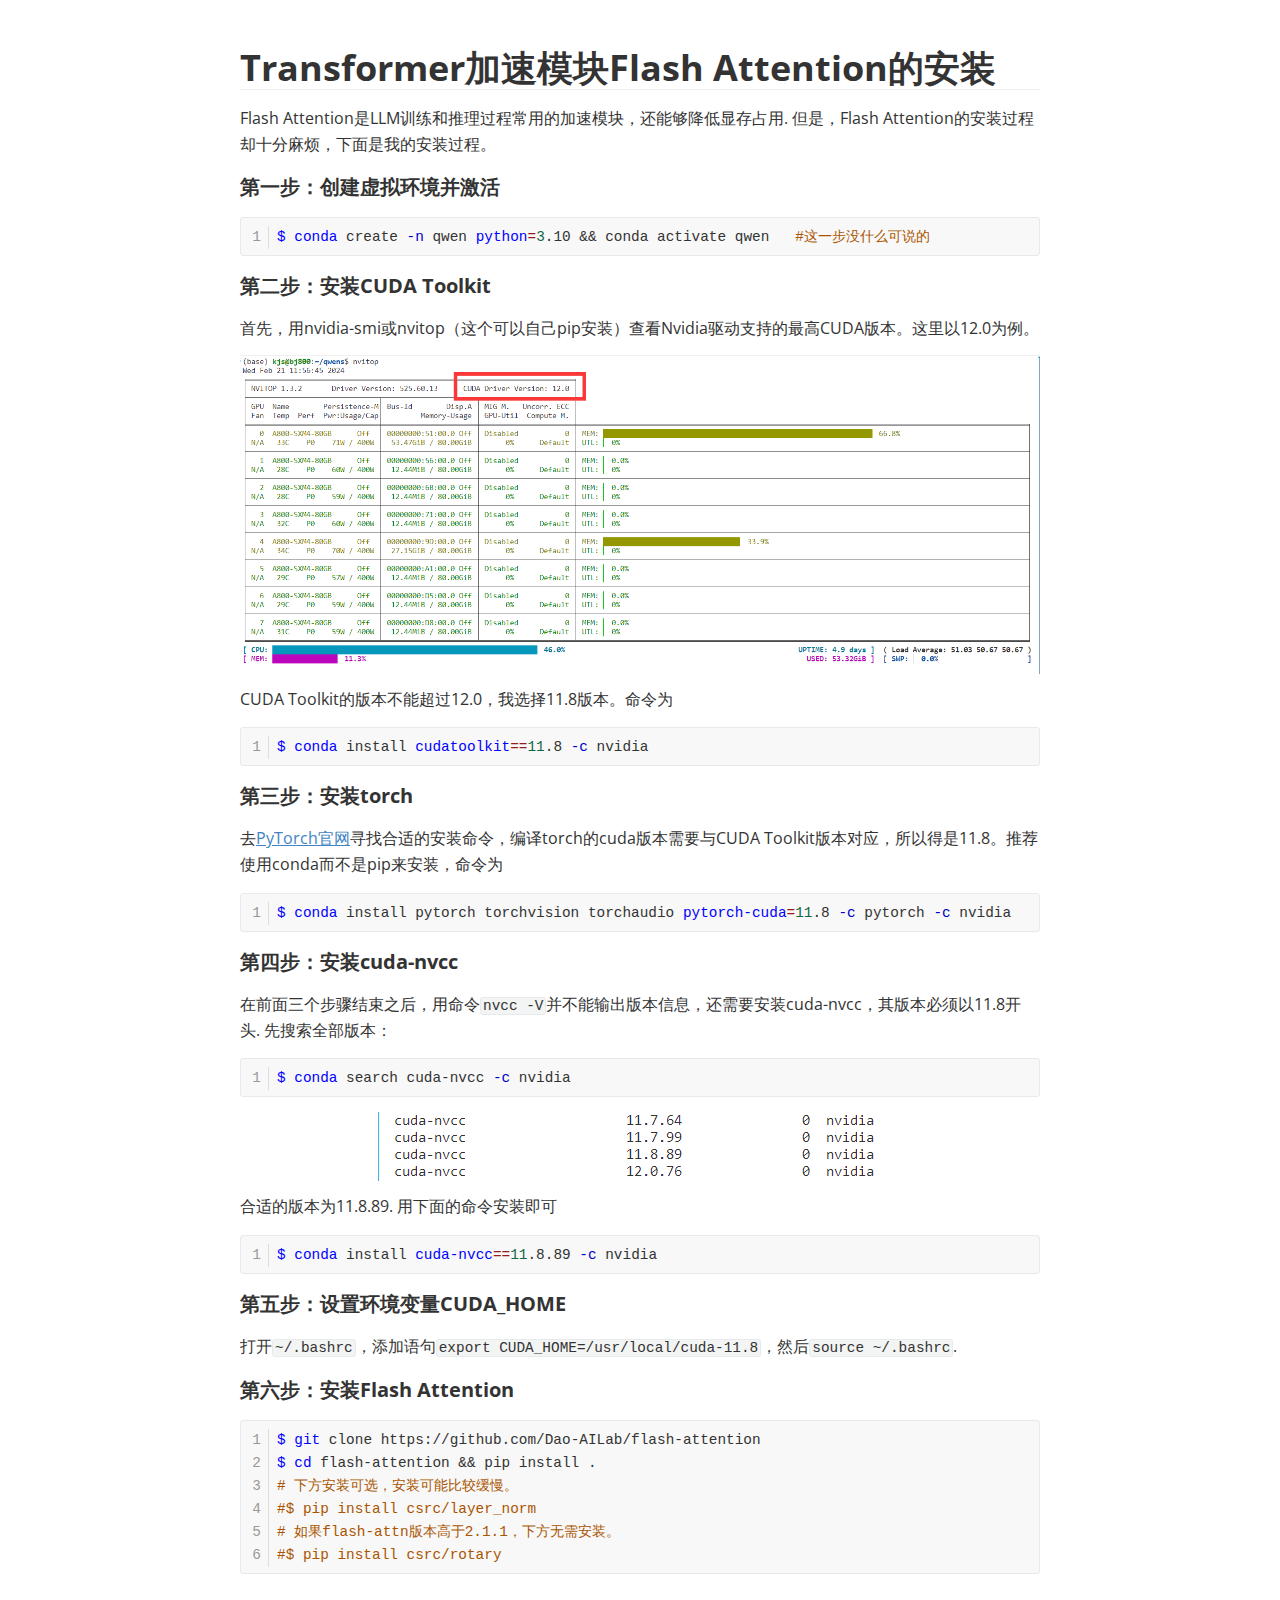
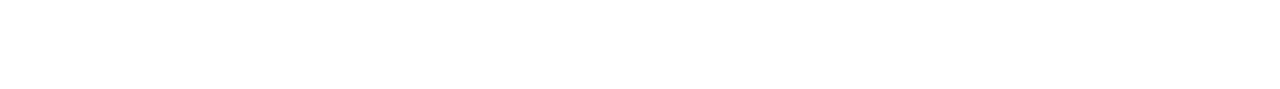
<file: blogs/flash_attention的安装.html>
<!doctype html>
<html>
<head>
<meta charset='UTF-8'><meta name='viewport' content='width=device-width initial-scale=1'>

<link href='https://fonts.googleapis.com/css?family=Open+Sans:400italic,700italic,700,400&subset=latin,latin-ext' rel='stylesheet' type='text/css' /><style type='text/css'>html {overflow-x: initial !important;}:root { --bg-color:#ffffff; --text-color:#333333; --select-text-bg-color:#B5D6FC; --select-text-font-color:auto; --monospace:"Lucida Console",Consolas,"Courier",monospace; --title-bar-height:20px; }
.mac-os-11 { --title-bar-height:28px; }
html { font-size: 14px; background-color: var(--bg-color); color: var(--text-color); font-family: "Helvetica Neue", Helvetica, Arial, sans-serif; -webkit-font-smoothing: antialiased; }
h1, h2, h3, h4, h5 { white-space: pre-wrap; }
body { margin: 0px; padding: 0px; height: auto; inset: 0px; font-size: 1rem; line-height: 1.42857; overflow-x: hidden; background: inherit; }
iframe { margin: auto; }
a.url { word-break: break-all; }
a:active, a:hover { outline: 0px; }
.in-text-selection, ::selection { text-shadow: none; background: var(--select-text-bg-color); color: var(--select-text-font-color); }
#write { margin: 0px auto; height: auto; width: inherit; word-break: normal; overflow-wrap: break-word; position: relative; white-space: normal; overflow-x: visible; padding-top: 36px; }
#write.first-line-indent p { text-indent: 2em; }
#write.first-line-indent li p, #write.first-line-indent p * { text-indent: 0px; }
#write.first-line-indent li { margin-left: 2em; }
.for-image #write { padding-left: 8px; padding-right: 8px; }
body.typora-export { padding-left: 30px; padding-right: 30px; }
.typora-export .footnote-line, .typora-export li, .typora-export p { white-space: pre-wrap; }
.typora-export .task-list-item input { pointer-events: none; }
@media screen and (max-width: 500px) {
  body.typora-export { padding-left: 0px; padding-right: 0px; }
  #write { padding-left: 20px; padding-right: 20px; }
}
#write li > figure:last-child { margin-bottom: 0.5rem; }
#write ol, #write ul { position: relative; }
img { max-width: 100%; vertical-align: middle; image-orientation: from-image; }
button, input, select, textarea { color: inherit; font: inherit; }
input[type="checkbox"], input[type="radio"] { line-height: normal; padding: 0px; }
*, ::after, ::before { box-sizing: border-box; }
#write h1, #write h2, #write h3, #write h4, #write h5, #write h6, #write p, #write pre { width: inherit; }
#write h1, #write h2, #write h3, #write h4, #write h5, #write h6, #write p { position: relative; }
p { line-height: inherit; }
h1, h2, h3, h4, h5, h6 { break-after: avoid-page; break-inside: avoid; orphans: 4; }
p { orphans: 4; }
h1 { font-size: 2rem; }
h2 { font-size: 1.8rem; }
h3 { font-size: 1.6rem; }
h4 { font-size: 1.4rem; }
h5 { font-size: 1.2rem; }
h6 { font-size: 1rem; }
.md-math-block, .md-rawblock, h1, h2, h3, h4, h5, h6, p { margin-top: 1rem; margin-bottom: 1rem; }
.hidden { display: none; }
.md-blockmeta { color: rgb(204, 204, 204); font-weight: 700; font-style: italic; }
a { cursor: pointer; }
sup.md-footnote { padding: 2px 4px; background-color: rgba(238, 238, 238, 0.7); color: rgb(85, 85, 85); border-radius: 4px; cursor: pointer; }
sup.md-footnote a, sup.md-footnote a:hover { color: inherit; text-transform: inherit; text-decoration: inherit; }
#write input[type="checkbox"] { cursor: pointer; width: inherit; height: inherit; }
figure { overflow-x: auto; margin: 1.2em 0px; max-width: calc(100% + 16px); padding: 0px; }
figure > table { margin: 0px; }
thead, tr { break-inside: avoid; break-after: auto; }
thead { display: table-header-group; }
table { border-collapse: collapse; border-spacing: 0px; width: 100%; overflow: auto; break-inside: auto; text-align: left; }
table.md-table td { min-width: 32px; }
.CodeMirror-gutters { border-right: 0px; background-color: inherit; }
.CodeMirror-linenumber { user-select: none; }
.CodeMirror { text-align: left; }
.CodeMirror-placeholder { opacity: 0.3; }
.CodeMirror pre { padding: 0px 4px; }
.CodeMirror-lines { padding: 0px; }
div.hr:focus { cursor: none; }
#write pre { white-space: pre-wrap; }
#write.fences-no-line-wrapping pre { white-space: pre; }
#write pre.ty-contain-cm { white-space: normal; }
.CodeMirror-gutters { margin-right: 4px; }
.md-fences { font-size: 0.9rem; display: block; break-inside: avoid; text-align: left; overflow: visible; white-space: pre; background: inherit; position: relative !important; }
.md-fences-adv-panel { width: 100%; margin-top: 10px; text-align: center; padding-top: 0px; padding-bottom: 8px; overflow-x: auto; }
#write .md-fences.mock-cm { white-space: pre-wrap; }
.md-fences.md-fences-with-lineno { padding-left: 0px; }
#write.fences-no-line-wrapping .md-fences.mock-cm { white-space: pre; overflow-x: auto; }
.md-fences.mock-cm.md-fences-with-lineno { padding-left: 8px; }
.CodeMirror-line, twitterwidget { break-inside: avoid; }
svg { break-inside: avoid; }
.footnotes { opacity: 0.8; font-size: 0.9rem; margin-top: 1em; margin-bottom: 1em; }
.footnotes + .footnotes { margin-top: 0px; }
.md-reset { margin: 0px; padding: 0px; border: 0px; outline: 0px; vertical-align: top; background: 0px 0px; text-decoration: none; text-shadow: none; float: none; position: static; width: auto; height: auto; white-space: nowrap; cursor: inherit; -webkit-tap-highlight-color: transparent; line-height: normal; font-weight: 400; text-align: left; box-sizing: content-box; direction: ltr; }
li div { padding-top: 0px; }
blockquote { margin: 1rem 0px; }
li .mathjax-block, li p { margin: 0.5rem 0px; }
li blockquote { margin: 1rem 0px; }
li { margin: 0px; position: relative; }
blockquote > :last-child { margin-bottom: 0px; }
blockquote > :first-child, li > :first-child { margin-top: 0px; }
.footnotes-area { color: rgb(136, 136, 136); margin-top: 0.714rem; padding-bottom: 0.143rem; white-space: normal; }
#write .footnote-line { white-space: pre-wrap; }
@media print {
  body, html { border: 1px solid transparent; height: 99%; break-after: avoid; break-before: avoid; font-variant-ligatures: no-common-ligatures; }
  #write { margin-top: 0px; border-color: transparent !important; padding-top: 0px !important; padding-bottom: 0px !important; }
  .typora-export * { -webkit-print-color-adjust: exact; }
  .typora-export #write { break-after: avoid; }
  .typora-export #write::after { height: 0px; }
  .is-mac table { break-inside: avoid; }
  #write > p:nth-child(1) { margin-top: 0px; }
  .typora-export-show-outline .typora-export-sidebar { display: none; }
  figure { overflow-x: visible; }
}
.footnote-line { margin-top: 0.714em; font-size: 0.7em; }
a img, img a { cursor: pointer; }
pre.md-meta-block { font-size: 0.8rem; min-height: 0.8rem; white-space: pre-wrap; background: rgb(204, 204, 204); display: block; overflow-x: hidden; }
p > .md-image:only-child:not(.md-img-error) img, p > img:only-child { display: block; margin: auto; }
#write.first-line-indent p > .md-image:only-child:not(.md-img-error) img { left: -2em; position: relative; }
p > .md-image:only-child { display: inline-block; width: 100%; }
#write .MathJax_Display { margin: 0.8em 0px 0px; }
.md-math-block { width: 100%; }
.md-math-block:not(:empty)::after { display: none; }
.MathJax_ref { fill: currentcolor; }
[contenteditable="true"]:active, [contenteditable="true"]:focus, [contenteditable="false"]:active, [contenteditable="false"]:focus { outline: 0px; box-shadow: none; }
.md-task-list-item { position: relative; list-style-type: none; }
.task-list-item.md-task-list-item { padding-left: 0px; }
.md-task-list-item > input { position: absolute; top: 0px; left: 0px; margin-left: -1.2em; margin-top: calc(1em - 10px); border: none; }
.math { font-size: 1rem; }
.md-toc { min-height: 3.58rem; position: relative; font-size: 0.9rem; border-radius: 10px; }
.md-toc-content { position: relative; margin-left: 0px; }
.md-toc-content::after, .md-toc::after { display: none; }
.md-toc-item { display: block; color: rgb(65, 131, 196); }
.md-toc-item a { text-decoration: none; }
.md-toc-inner:hover { text-decoration: underline; }
.md-toc-inner { display: inline-block; cursor: pointer; }
.md-toc-h1 .md-toc-inner { margin-left: 0px; font-weight: 700; }
.md-toc-h2 .md-toc-inner { margin-left: 2em; }
.md-toc-h3 .md-toc-inner { margin-left: 4em; }
.md-toc-h4 .md-toc-inner { margin-left: 6em; }
.md-toc-h5 .md-toc-inner { margin-left: 8em; }
.md-toc-h6 .md-toc-inner { margin-left: 10em; }
@media screen and (max-width: 48em) {
  .md-toc-h3 .md-toc-inner { margin-left: 3.5em; }
  .md-toc-h4 .md-toc-inner { margin-left: 5em; }
  .md-toc-h5 .md-toc-inner { margin-left: 6.5em; }
  .md-toc-h6 .md-toc-inner { margin-left: 8em; }
}
a.md-toc-inner { font-size: inherit; font-style: inherit; font-weight: inherit; line-height: inherit; }
.footnote-line a:not(.reversefootnote) { color: inherit; }
.reversefootnote { font-family: ui-monospace, sans-serif; }
.md-attr { display: none; }
.md-fn-count::after { content: "."; }
code, pre, samp, tt { font-family: var(--monospace); }
kbd { margin: 0px 0.1em; padding: 0.1em 0.6em; font-size: 0.8em; color: rgb(36, 39, 41); background: rgb(255, 255, 255); border: 1px solid rgb(173, 179, 185); border-radius: 3px; box-shadow: rgba(12, 13, 14, 0.2) 0px 1px 0px, rgb(255, 255, 255) 0px 0px 0px 2px inset; white-space: nowrap; vertical-align: middle; }
.md-comment { color: rgb(162, 127, 3); opacity: 0.6; font-family: var(--monospace); }
code { text-align: left; vertical-align: initial; }
a.md-print-anchor { white-space: pre !important; border-width: initial !important; border-style: none !important; border-color: initial !important; display: inline-block !important; position: absolute !important; width: 1px !important; right: 0px !important; outline: 0px !important; background: 0px 0px !important; text-decoration: initial !important; text-shadow: initial !important; }
.os-windows.monocolor-emoji .md-emoji { font-family: "Segoe UI Symbol", sans-serif; }
.md-diagram-panel > svg { max-width: 100%; }
[lang="flow"] svg, [lang="mermaid"] svg { max-width: 100%; height: auto; }
[lang="mermaid"] .node text { font-size: 1rem; }
table tr th { border-bottom: 0px; }
video { max-width: 100%; display: block; margin: 0px auto; }
iframe { max-width: 100%; width: 100%; border: none; }
.highlight td, .highlight tr { border: 0px; }
mark { background: rgb(255, 255, 0); color: rgb(0, 0, 0); }
.md-html-inline .md-plain, .md-html-inline strong, mark .md-inline-math, mark strong { color: inherit; }
.md-expand mark .md-meta { opacity: 0.3 !important; }
mark .md-meta { color: rgb(0, 0, 0); }
@media print {
  .typora-export h1, .typora-export h2, .typora-export h3, .typora-export h4, .typora-export h5, .typora-export h6 { break-inside: avoid; }
}
.md-diagram-panel .messageText { stroke: none !important; }
.md-diagram-panel .start-state { fill: var(--node-fill); }
.md-diagram-panel .edgeLabel rect { opacity: 1 !important; }
.md-fences.md-fences-math { font-size: 1em; }
.md-fences-advanced:not(.md-focus) { padding: 0px; white-space: nowrap; border: 0px; }
.md-fences-advanced:not(.md-focus) { background: inherit; }
.typora-export-show-outline .typora-export-content { max-width: 1440px; margin: auto; display: flex; flex-direction: row; }
.typora-export-sidebar { width: 300px; font-size: 0.8rem; margin-top: 80px; margin-right: 18px; }
.typora-export-show-outline #write { --webkit-flex:2; flex: 2 1 0%; }
.typora-export-sidebar .outline-content { position: fixed; top: 0px; max-height: 100%; overflow: hidden auto; padding-bottom: 30px; padding-top: 60px; width: 300px; }
@media screen and (max-width: 1024px) {
  .typora-export-sidebar, .typora-export-sidebar .outline-content { width: 240px; }
}
@media screen and (max-width: 800px) {
  .typora-export-sidebar { display: none; }
}
.outline-content li, .outline-content ul { margin-left: 0px; margin-right: 0px; padding-left: 0px; padding-right: 0px; list-style: none; overflow-wrap: anywhere; }
.outline-content ul { margin-top: 0px; margin-bottom: 0px; }
.outline-content strong { font-weight: 400; }
.outline-expander { width: 1rem; height: 1.42857rem; position: relative; display: table-cell; vertical-align: middle; cursor: pointer; padding-left: 4px; }
.outline-expander::before { content: ""; position: relative; font-family: Ionicons; display: inline-block; font-size: 8px; vertical-align: middle; }
.outline-item { padding-top: 3px; padding-bottom: 3px; cursor: pointer; }
.outline-expander:hover::before { content: ""; }
.outline-h1 > .outline-item { padding-left: 0px; }
.outline-h2 > .outline-item { padding-left: 1em; }
.outline-h3 > .outline-item { padding-left: 2em; }
.outline-h4 > .outline-item { padding-left: 3em; }
.outline-h5 > .outline-item { padding-left: 4em; }
.outline-h6 > .outline-item { padding-left: 5em; }
.outline-label { cursor: pointer; display: table-cell; vertical-align: middle; text-decoration: none; color: inherit; }
.outline-label:hover { text-decoration: underline; }
.outline-item:hover { border-color: rgb(245, 245, 245); background-color: var(--item-hover-bg-color); }
.outline-item:hover { margin-left: -28px; margin-right: -28px; border-left: 28px solid transparent; border-right: 28px solid transparent; }
.outline-item-single .outline-expander::before, .outline-item-single .outline-expander:hover::before { display: none; }
.outline-item-open > .outline-item > .outline-expander::before { content: ""; }
.outline-children { display: none; }
.info-panel-tab-wrapper { display: none; }
.outline-item-open > .outline-children { display: block; }
.typora-export .outline-item { padding-top: 1px; padding-bottom: 1px; }
.typora-export .outline-item:hover { margin-right: -8px; border-right: 8px solid transparent; }
.typora-export .outline-expander::before { content: "+"; font-family: inherit; top: -1px; }
.typora-export .outline-expander:hover::before, .typora-export .outline-item-open > .outline-item > .outline-expander::before { content: "−"; }
.typora-export-collapse-outline .outline-children { display: none; }
.typora-export-collapse-outline .outline-item-open > .outline-children, .typora-export-no-collapse-outline .outline-children { display: block; }
.typora-export-no-collapse-outline .outline-expander::before { content: "" !important; }
.typora-export-show-outline .outline-item-active > .outline-item .outline-label { font-weight: 700; }
.md-inline-math-container mjx-container { zoom: 0.95; }
mjx-container { break-inside: avoid; }


.CodeMirror { height: auto; }
.CodeMirror.cm-s-inner { background: inherit; }
.CodeMirror-scroll { overflow: auto hidden; z-index: 3; }
.CodeMirror-gutter-filler, .CodeMirror-scrollbar-filler { background-color: rgb(255, 255, 255); }
.CodeMirror-gutters { border-right: 1px solid rgb(221, 221, 221); background: inherit; white-space: nowrap; }
.CodeMirror-linenumber { padding: 0px 3px 0px 5px; text-align: right; color: rgb(153, 153, 153); }
.cm-s-inner .cm-keyword { color: rgb(119, 0, 136); }
.cm-s-inner .cm-atom, .cm-s-inner.cm-atom { color: rgb(34, 17, 153); }
.cm-s-inner .cm-number { color: rgb(17, 102, 68); }
.cm-s-inner .cm-def { color: rgb(0, 0, 255); }
.cm-s-inner .cm-variable { color: rgb(0, 0, 0); }
.cm-s-inner .cm-variable-2 { color: rgb(0, 85, 170); }
.cm-s-inner .cm-variable-3 { color: rgb(0, 136, 85); }
.cm-s-inner .cm-string { color: rgb(170, 17, 17); }
.cm-s-inner .cm-property { color: rgb(0, 0, 0); }
.cm-s-inner .cm-operator { color: rgb(152, 26, 26); }
.cm-s-inner .cm-comment, .cm-s-inner.cm-comment { color: rgb(170, 85, 0); }
.cm-s-inner .cm-string-2 { color: rgb(255, 85, 0); }
.cm-s-inner .cm-meta { color: rgb(85, 85, 85); }
.cm-s-inner .cm-qualifier { color: rgb(85, 85, 85); }
.cm-s-inner .cm-builtin { color: rgb(51, 0, 170); }
.cm-s-inner .cm-bracket { color: rgb(153, 153, 119); }
.cm-s-inner .cm-tag { color: rgb(17, 119, 0); }
.cm-s-inner .cm-attribute { color: rgb(0, 0, 204); }
.cm-s-inner .cm-header, .cm-s-inner.cm-header { color: rgb(0, 0, 255); }
.cm-s-inner .cm-quote, .cm-s-inner.cm-quote { color: rgb(0, 153, 0); }
.cm-s-inner .cm-hr, .cm-s-inner.cm-hr { color: rgb(153, 153, 153); }
.cm-s-inner .cm-link, .cm-s-inner.cm-link { color: rgb(0, 0, 204); }
.cm-negative { color: rgb(221, 68, 68); }
.cm-positive { color: rgb(34, 153, 34); }
.cm-header, .cm-strong { font-weight: 700; }
.cm-del { text-decoration: line-through; }
.cm-em { font-style: italic; }
.cm-link { text-decoration: underline; }
.cm-error { color: red; }
.cm-invalidchar { color: red; }
.cm-constant { color: rgb(38, 139, 210); }
.cm-defined { color: rgb(181, 137, 0); }
div.CodeMirror span.CodeMirror-matchingbracket { color: rgb(0, 255, 0); }
div.CodeMirror span.CodeMirror-nonmatchingbracket { color: rgb(255, 34, 34); }
.cm-s-inner .CodeMirror-activeline-background { background: inherit; }
.CodeMirror { position: relative; overflow: hidden; }
.CodeMirror-scroll { height: 100%; outline: 0px; position: relative; box-sizing: content-box; background: inherit; }
.CodeMirror-sizer { position: relative; }
.CodeMirror-gutter-filler, .CodeMirror-hscrollbar, .CodeMirror-scrollbar-filler, .CodeMirror-vscrollbar { position: absolute; z-index: 6; display: none; outline: 0px; }
.CodeMirror-vscrollbar { right: 0px; top: 0px; overflow: hidden; }
.CodeMirror-hscrollbar { bottom: 0px; left: 0px; overflow: auto hidden; }
.CodeMirror-scrollbar-filler { right: 0px; bottom: 0px; }
.CodeMirror-gutter-filler { left: 0px; bottom: 0px; }
.CodeMirror-gutters { position: absolute; left: 0px; top: 0px; padding-bottom: 10px; z-index: 3; overflow-y: hidden; }
.CodeMirror-gutter { white-space: normal; height: 100%; box-sizing: content-box; padding-bottom: 30px; margin-bottom: -32px; display: inline-block; }
.CodeMirror-gutter-wrapper { position: absolute; z-index: 4; background: 0px 0px !important; border: none !important; }
.CodeMirror-gutter-background { position: absolute; top: 0px; bottom: 0px; z-index: 4; }
.CodeMirror-gutter-elt { position: absolute; cursor: default; z-index: 4; }
.CodeMirror-lines { cursor: text; }
.CodeMirror pre { border-radius: 0px; border-width: 0px; background: 0px 0px; font-family: inherit; font-size: inherit; margin: 0px; white-space: pre; overflow-wrap: normal; color: inherit; z-index: 2; position: relative; overflow: visible; }
.CodeMirror-wrap pre { overflow-wrap: break-word; white-space: pre-wrap; word-break: normal; }
.CodeMirror-code pre { border-right: 30px solid transparent; width: fit-content; }
.CodeMirror-wrap .CodeMirror-code pre { border-right: none; width: auto; }
.CodeMirror-linebackground { position: absolute; inset: 0px; z-index: 0; }
.CodeMirror-linewidget { position: relative; z-index: 2; overflow: auto; }
.CodeMirror-wrap .CodeMirror-scroll { overflow-x: hidden; }
.CodeMirror-measure { position: absolute; width: 100%; height: 0px; overflow: hidden; visibility: hidden; }
.CodeMirror-measure pre { position: static; }
.CodeMirror div.CodeMirror-cursor { position: absolute; visibility: hidden; border-right: none; width: 0px; }
.CodeMirror div.CodeMirror-cursor { visibility: hidden; }
.CodeMirror-focused div.CodeMirror-cursor { visibility: inherit; }
.cm-searching { background: rgba(255, 255, 0, 0.4); }
span.cm-underlined { text-decoration: underline; }
span.cm-strikethrough { text-decoration: line-through; }
.cm-tw-syntaxerror { color: rgb(255, 255, 255); background-color: rgb(153, 0, 0); }
.cm-tw-deleted { text-decoration: line-through; }
.cm-tw-header5 { font-weight: 700; }
.cm-tw-listitem:first-child { padding-left: 10px; }
.cm-tw-box { border-style: solid; border-right-width: 1px; border-bottom-width: 1px; border-left-width: 1px; border-color: inherit; border-top-width: 0px !important; }
.cm-tw-underline { text-decoration: underline; }
@media print {
  .CodeMirror div.CodeMirror-cursor { visibility: hidden; }
}


:root {
    --side-bar-bg-color: #fafafa;
    --control-text-color: #777;
}

@include-when-export url(https://fonts.googleapis.com/css?family=Open+Sans:400italic,700italic,700,400&subset=latin,latin-ext);

/* open-sans-regular - latin-ext_latin */
  /* open-sans-italic - latin-ext_latin */
    /* open-sans-700 - latin-ext_latin */
    /* open-sans-700italic - latin-ext_latin */
  html {
    font-size: 16px;
    -webkit-font-smoothing: antialiased;
}

body {
    font-family: "Open Sans","Clear Sans", "Helvetica Neue", Helvetica, Arial, 'Segoe UI Emoji', sans-serif;
    color: rgb(51, 51, 51);
    line-height: 1.6;
}

#write {
    max-width: 860px;
  	margin: 0 auto;
  	padding: 30px;
    padding-bottom: 100px;
}

@media only screen and (min-width: 1400px) {
	#write {
		max-width: 1024px;
	}
}

@media only screen and (min-width: 1800px) {
	#write {
		max-width: 1200px;
	}
}

#write > ul:first-child,
#write > ol:first-child{
    margin-top: 30px;
}

a {
    color: #4183C4;
}
h1,
h2,
h3,
h4,
h5,
h6 {
    position: relative;
    margin-top: 1rem;
    margin-bottom: 1rem;
    font-weight: bold;
    line-height: 1.4;
    cursor: text;
}
h1:hover a.anchor,
h2:hover a.anchor,
h3:hover a.anchor,
h4:hover a.anchor,
h5:hover a.anchor,
h6:hover a.anchor {
    text-decoration: none;
}
h1 tt,
h1 code {
    font-size: inherit;
}
h2 tt,
h2 code {
    font-size: inherit;
}
h3 tt,
h3 code {
    font-size: inherit;
}
h4 tt,
h4 code {
    font-size: inherit;
}
h5 tt,
h5 code {
    font-size: inherit;
}
h6 tt,
h6 code {
    font-size: inherit;
}
h1 {
    font-size: 2.25em;
    line-height: 1.2;
    border-bottom: 1px solid #eee;
}
h2 {
    font-size: 1.75em;
    line-height: 1.225;
    border-bottom: 1px solid #eee;
}

/*@media print {
    .typora-export h1,
    .typora-export h2 {
        border-bottom: none;
        padding-bottom: initial;
    }

    .typora-export h1::after,
    .typora-export h2::after {
        content: "";
        display: block;
        height: 100px;
        margin-top: -96px;
        border-top: 1px solid #eee;
    }
}*/

h3 {
    font-size: 1.5em;
    line-height: 1.43;
}
h4 {
    font-size: 1.25em;
}
h5 {
    font-size: 1em;
}
h6 {
   font-size: 1em;
    color: #777;
}
p,
blockquote,
ul,
ol,
dl,
table{
    margin: 0.8em 0;
}
li>ol,
li>ul {
    margin: 0 0;
}
hr {
    height: 2px;
    padding: 0;
    margin: 16px 0;
    background-color: #e7e7e7;
    border: 0 none;
    overflow: hidden;
    box-sizing: content-box;
}

li p.first {
    display: inline-block;
}
ul,
ol {
    padding-left: 30px;
}
ul:first-child,
ol:first-child {
    margin-top: 0;
}
ul:last-child,
ol:last-child {
    margin-bottom: 0;
}
blockquote {
    border-left: 4px solid #dfe2e5;
    padding: 0 15px;
    color: #777777;
}
blockquote blockquote {
    padding-right: 0;
}
table {
    padding: 0;
    word-break: initial;
}
table tr {
    border: 1px solid #dfe2e5;
    margin: 0;
    padding: 0;
}
table tr:nth-child(2n),
thead {
    background-color: #f8f8f8;
}
table th {
    font-weight: bold;
    border: 1px solid #dfe2e5;
    border-bottom: 0;
    margin: 0;
    padding: 6px 13px;
}
table td {
    border: 1px solid #dfe2e5;
    margin: 0;
    padding: 6px 13px;
}
table th:first-child,
table td:first-child {
    margin-top: 0;
}
table th:last-child,
table td:last-child {
    margin-bottom: 0;
}

.CodeMirror-lines {
    padding-left: 4px;
}

.code-tooltip {
    box-shadow: 0 1px 1px 0 rgba(0,28,36,.3);
    border-top: 1px solid #eef2f2;
}

.md-fences,
code,
tt {
    border: 1px solid #e7eaed;
    background-color: #f8f8f8;
    border-radius: 3px;
    padding: 0;
    padding: 2px 4px 0px 4px;
    font-size: 0.9em;
}

code {
    background-color: #f3f4f4;
    padding: 0 2px 0 2px;
}

.md-fences {
    margin-bottom: 15px;
    margin-top: 15px;
    padding-top: 8px;
    padding-bottom: 6px;
}


.md-task-list-item > input {
  margin-left: -1.3em;
}

@media print {
    html {
        font-size: 13px;
    }
    pre {
        page-break-inside: avoid;
        word-wrap: break-word;
    }
}

.md-fences {
	background-color: #f8f8f8;
}
#write pre.md-meta-block {
	padding: 1rem;
    font-size: 85%;
    line-height: 1.45;
    background-color: #f7f7f7;
    border: 0;
    border-radius: 3px;
    color: #777777;
    margin-top: 0 !important;
}

.mathjax-block>.code-tooltip {
	bottom: .375rem;
}

.md-mathjax-midline {
    background: #fafafa;
}

#write>h3.md-focus:before{
	left: -1.5625rem;
	top: .375rem;
}
#write>h4.md-focus:before{
	left: -1.5625rem;
	top: .285714286rem;
}
#write>h5.md-focus:before{
	left: -1.5625rem;
	top: .285714286rem;
}
#write>h6.md-focus:before{
	left: -1.5625rem;
	top: .285714286rem;
}
.md-image>.md-meta {
    /*border: 1px solid #ddd;*/
    border-radius: 3px;
    padding: 2px 0px 0px 4px;
    font-size: 0.9em;
    color: inherit;
}

.md-tag {
    color: #a7a7a7;
    opacity: 1;
}

.md-toc { 
    margin-top:20px;
    padding-bottom:20px;
}

.sidebar-tabs {
    border-bottom: none;
}

#typora-quick-open {
    border: 1px solid #ddd;
    background-color: #f8f8f8;
}

#typora-quick-open-item {
    background-color: #FAFAFA;
    border-color: #FEFEFE #e5e5e5 #e5e5e5 #eee;
    border-style: solid;
    border-width: 1px;
}

/** focus mode */
.on-focus-mode blockquote {
    border-left-color: rgba(85, 85, 85, 0.12);
}

header, .context-menu, .megamenu-content, footer{
    font-family: "Segoe UI", "Arial", sans-serif;
}

.file-node-content:hover .file-node-icon,
.file-node-content:hover .file-node-open-state{
    visibility: visible;
}

.mac-seamless-mode #typora-sidebar {
    background-color: #fafafa;
    background-color: var(--side-bar-bg-color);
}

.md-lang {
    color: #b4654d;
}

/*.html-for-mac {
    --item-hover-bg-color: #E6F0FE;
}*/

#md-notification .btn {
    border: 0;
}

.dropdown-menu .divider {
    border-color: #e5e5e5;
    opacity: 0.4;
}

.ty-preferences .window-content {
    background-color: #fafafa;
}

.ty-preferences .nav-group-item.active {
    color: white;
    background: #999;
}

.menu-item-container a.menu-style-btn {
    background-color: #f5f8fa;
    background-image: linear-gradient( 180deg , hsla(0, 0%, 100%, 0.8), hsla(0, 0%, 100%, 0)); 
}



</style><title>flash_attention的安装</title>
</head>
<body class='typora-export os-windows'><div class='typora-export-content'>
<div id='write'  class=''><h1 id='transformer加速模块flash-attention的安装'><span>Transformer加速模块Flash Attention的安装</span></h1><p><span>Flash Attention是LLM训练和推理过程常用的加速模块，还能够降低显存占用. 但是，Flash Attention的安装过程却十分麻烦，下面是我的安装过程。</span></p><h4 id='第一步创建虚拟环境并激活'><span>第一步：创建虚拟环境并激活</span></h4><pre class="md-fences md-end-block md-fences-with-lineno ty-contain-cm modeLoaded" spellcheck="false" lang="shell"><div class="CodeMirror cm-s-inner cm-s-null-scroll CodeMirror-wrap" lang="shell"><div style="overflow: hidden; position: relative; width: 3px; height: 0px; top: 9.51875px; left: 36px;"><textarea autocorrect="off" autocapitalize="off" spellcheck="false" tabindex="0" style="position: absolute; bottom: -1em; padding: 0px; width: 1000px; height: 1em; outline: none;"></textarea></div><div class="CodeMirror-scrollbar-filler" cm-not-content="true"></div><div class="CodeMirror-gutter-filler" cm-not-content="true"></div><div class="CodeMirror-scroll" tabindex="-1"><div class="CodeMirror-sizer" style="margin-left: 28px; margin-bottom: 0px; border-right-width: 0px; padding-right: 0px; padding-bottom: 0px;"><div style="position: relative; top: 0px;"><div class="CodeMirror-lines" role="presentation"><div role="presentation" style="position: relative; outline: none;"><div class="CodeMirror-measure"><pre><span>xxxxxxxxxx</span></pre><div class="CodeMirror-linenumber CodeMirror-gutter-elt"><div>1</div></div></div><div class="CodeMirror-measure"></div><div style="position: relative; z-index: 1;"></div><div class="CodeMirror-code" role="presentation"><div class="CodeMirror-activeline" style="position: relative;"><div class="CodeMirror-activeline-background CodeMirror-linebackground"></div><div class="CodeMirror-gutter-background CodeMirror-activeline-gutter" style="left: -28px; width: 28px;"></div><div class="CodeMirror-gutter-wrapper CodeMirror-activeline-gutter" style="left: -28px;"><div class="CodeMirror-linenumber CodeMirror-gutter-elt CodeMirror-linenumber-show" style="left: 0px; width: 19px;">1</div></div><pre class=" CodeMirror-line " role="presentation"><span role="presentation" style="padding-right: 0.1px;"><span class="cm-def">$ conda</span> create <span class="cm-attribute">-n</span> qwen <span class="cm-def">python</span><span class="cm-operator">=</span><span class="cm-number">3</span>.10 &amp;&amp; conda activate qwen &nbsp; <span class="cm-comment">#这一步没什么可说的</span></span></pre></div></div></div></div></div></div><div style="position: absolute; height: 0px; width: 1px; border-bottom: 0px solid transparent; top: 23px;"></div><div class="CodeMirror-gutters" style="height: 23px;"><div class="CodeMirror-gutter CodeMirror-linenumbers" style="width: 27px;"></div></div></div></div></pre><h4 id='第二步安装cuda-toolkit'><span>第二步：安装CUDA Toolkit</span></h4><p><span>首先，用nvidia-smi或nvitop（这个可以自己pip安装）查看Nvidia驱动支持的最高CUDA版本。这里以12.0为例。</span></p><p><img src="assets/image-20240221195835915.png" referrerpolicy="no-referrer" alt="image-20240221195835915"></p><p><span>CUDA Toolkit的版本不能超过12.0，我选择11.8版本。命令为</span></p><pre class="md-fences md-end-block md-fences-with-lineno ty-contain-cm modeLoaded" spellcheck="false" lang="sh"><div class="CodeMirror cm-s-inner cm-s-null-scroll CodeMirror-wrap" lang="sh"><div style="overflow: hidden; position: relative; width: 3px; height: 0px; top: 9.51875px; left: 36px;"><textarea autocorrect="off" autocapitalize="off" spellcheck="false" tabindex="0" style="position: absolute; bottom: -1em; padding: 0px; width: 1000px; height: 1em; outline: none;"></textarea></div><div class="CodeMirror-scrollbar-filler" cm-not-content="true"></div><div class="CodeMirror-gutter-filler" cm-not-content="true"></div><div class="CodeMirror-scroll" tabindex="-1"><div class="CodeMirror-sizer" style="margin-left: 28px; margin-bottom: 0px; border-right-width: 0px; padding-right: 0px; padding-bottom: 0px;"><div style="position: relative; top: 0px;"><div class="CodeMirror-lines" role="presentation"><div role="presentation" style="position: relative; outline: none;"><div class="CodeMirror-measure"><pre><span>xxxxxxxxxx</span></pre><div class="CodeMirror-linenumber CodeMirror-gutter-elt"><div>1</div></div></div><div class="CodeMirror-measure"></div><div style="position: relative; z-index: 1;"></div><div class="CodeMirror-code" role="presentation"><div class="CodeMirror-activeline" style="position: relative;"><div class="CodeMirror-activeline-background CodeMirror-linebackground"></div><div class="CodeMirror-gutter-background CodeMirror-activeline-gutter" style="left: -28px; width: 28px;"></div><div class="CodeMirror-gutter-wrapper CodeMirror-activeline-gutter" style="left: -28px;"><div class="CodeMirror-linenumber CodeMirror-gutter-elt CodeMirror-linenumber-show" style="left: 0px; width: 19px;">1</div></div><pre class=" CodeMirror-line " role="presentation"><span role="presentation" style="padding-right: 0.1px;"><span class="cm-def">$ conda</span> install <span class="cm-def">cudatoolkit</span><span class="cm-operator">==</span><span class="cm-number">11</span>.8 <span class="cm-attribute">-c</span> nvidia</span></pre></div></div></div></div></div></div><div style="position: absolute; height: 0px; width: 1px; border-bottom: 0px solid transparent; top: 23px;"></div><div class="CodeMirror-gutters" style="height: 23px;"><div class="CodeMirror-gutter CodeMirror-linenumbers" style="width: 27px;"></div></div></div></div></pre><h4 id='第三步安装torch'><span>第三步：安装torch</span></h4><p><span>去</span><a href='https://pytorch.org/'><span>PyTorch官网</span></a><span>寻找合适的安装命令，编译torch的cuda版本需要与CUDA Toolkit版本对应，所以得是11.8。推荐使用conda而不是pip来安装，命令为</span></p><pre class="md-fences md-end-block md-fences-with-lineno ty-contain-cm modeLoaded" spellcheck="false" lang="shell"><div class="CodeMirror cm-s-inner cm-s-null-scroll CodeMirror-wrap" lang="shell"><div style="overflow: hidden; position: relative; width: 3px; height: 0px; top: 9.51875px; left: 36px;"><textarea autocorrect="off" autocapitalize="off" spellcheck="false" tabindex="0" style="position: absolute; bottom: -1em; padding: 0px; width: 1000px; height: 1em; outline: none;"></textarea></div><div class="CodeMirror-scrollbar-filler" cm-not-content="true"></div><div class="CodeMirror-gutter-filler" cm-not-content="true"></div><div class="CodeMirror-scroll" tabindex="-1"><div class="CodeMirror-sizer" style="margin-left: 28px; margin-bottom: 0px; border-right-width: 0px; padding-right: 0px; padding-bottom: 0px;"><div style="position: relative; top: 0px;"><div class="CodeMirror-lines" role="presentation"><div role="presentation" style="position: relative; outline: none;"><div class="CodeMirror-measure"><pre><span>xxxxxxxxxx</span></pre><div class="CodeMirror-linenumber CodeMirror-gutter-elt"><div>1</div></div></div><div class="CodeMirror-measure"></div><div style="position: relative; z-index: 1;"></div><div class="CodeMirror-code" role="presentation"><div class="CodeMirror-activeline" style="position: relative;"><div class="CodeMirror-activeline-background CodeMirror-linebackground"></div><div class="CodeMirror-gutter-background CodeMirror-activeline-gutter" style="left: -28px; width: 28px;"></div><div class="CodeMirror-gutter-wrapper CodeMirror-activeline-gutter" style="left: -28px;"><div class="CodeMirror-linenumber CodeMirror-gutter-elt CodeMirror-linenumber-show" style="left: 0px; width: 19px;">1</div></div><pre class=" CodeMirror-line " role="presentation"><span role="presentation" style="padding-right: 0.1px;"><span class="cm-def">$ conda</span> install pytorch torchvision torchaudio <span class="cm-def">pytorch-cuda</span><span class="cm-operator">=</span><span class="cm-number">11</span>.8 <span class="cm-attribute">-c</span> pytorch <span class="cm-attribute">-c</span> nvidia</span></pre></div></div></div></div></div></div><div style="position: absolute; height: 0px; width: 1px; border-bottom: 0px solid transparent; top: 23px;"></div><div class="CodeMirror-gutters" style="height: 23px;"><div class="CodeMirror-gutter CodeMirror-linenumbers" style="width: 27px;"></div></div></div></div></pre><h4 id='第四步安装cuda-nvcc'><span>第四步：安装cuda-nvcc</span></h4><p><span>在前面三个步骤结束之后，用命令</span><code>nvcc -V</code><span>并不能输出版本信息，还需要安装cuda-nvcc，其版本必须以11.8开头. 先搜索全部版本：</span></p><pre class="md-fences md-end-block md-fences-with-lineno ty-contain-cm modeLoaded" spellcheck="false" lang="sh"><div class="CodeMirror cm-s-inner cm-s-null-scroll CodeMirror-wrap" lang="sh"><div style="overflow: hidden; position: relative; width: 3px; height: 0px; top: 9.51875px; left: 36px;"><textarea autocorrect="off" autocapitalize="off" spellcheck="false" tabindex="0" style="position: absolute; bottom: -1em; padding: 0px; width: 1000px; height: 1em; outline: none;"></textarea></div><div class="CodeMirror-scrollbar-filler" cm-not-content="true"></div><div class="CodeMirror-gutter-filler" cm-not-content="true"></div><div class="CodeMirror-scroll" tabindex="-1"><div class="CodeMirror-sizer" style="margin-left: 28px; margin-bottom: 0px; border-right-width: 0px; padding-right: 0px; padding-bottom: 0px;"><div style="position: relative; top: 0px;"><div class="CodeMirror-lines" role="presentation"><div role="presentation" style="position: relative; outline: none;"><div class="CodeMirror-measure"><pre>x</pre></div><div class="CodeMirror-measure"></div><div style="position: relative; z-index: 1;"></div><div class="CodeMirror-code" role="presentation"><div class="CodeMirror-activeline" style="position: relative;"><div class="CodeMirror-activeline-background CodeMirror-linebackground"></div><div class="CodeMirror-gutter-background CodeMirror-activeline-gutter" style="left: -28px; width: 28px;"></div><div class="CodeMirror-gutter-wrapper CodeMirror-activeline-gutter" style="left: -28px;"><div class="CodeMirror-linenumber CodeMirror-gutter-elt CodeMirror-linenumber-show" style="left: 0px; width: 19px;">1</div></div><pre class=" CodeMirror-line " role="presentation"><span role="presentation" style="padding-right: 0.1px;"><span class="cm-def">$ conda</span> search cuda-nvcc <span class="cm-attribute">-c</span> nvidia</span></pre></div></div></div></div></div></div><div style="position: absolute; height: 0px; width: 1px; border-bottom: 0px solid transparent; top: 23px;"></div><div class="CodeMirror-gutters" style="height: 23px;"><div class="CodeMirror-gutter CodeMirror-linenumbers" style="width: 27px;"></div></div></div></div></pre><p><img src="assets/image-20240221201657692.png" referrerpolicy="no-referrer" alt="image-20240221201657692"></p><p><span>合适的版本为11.8.89. 用下面的命令安装即可</span></p><pre class="md-fences md-end-block md-fences-with-lineno ty-contain-cm modeLoaded" spellcheck="false" lang="sh"><div class="CodeMirror cm-s-inner cm-s-null-scroll CodeMirror-wrap" lang="sh"><div style="overflow: hidden; position: relative; width: 3px; height: 0px; top: 9.51875px; left: 36px;"><textarea autocorrect="off" autocapitalize="off" spellcheck="false" tabindex="0" style="position: absolute; bottom: -1em; padding: 0px; width: 1000px; height: 1em; outline: none;"></textarea></div><div class="CodeMirror-scrollbar-filler" cm-not-content="true"></div><div class="CodeMirror-gutter-filler" cm-not-content="true"></div><div class="CodeMirror-scroll" tabindex="-1"><div class="CodeMirror-sizer" style="margin-left: 28px; margin-bottom: 0px; border-right-width: 0px; padding-right: 0px; padding-bottom: 0px;"><div style="position: relative; top: 0px;"><div class="CodeMirror-lines" role="presentation"><div role="presentation" style="position: relative; outline: none;"><div class="CodeMirror-measure"><pre>x</pre></div><div class="CodeMirror-measure"></div><div style="position: relative; z-index: 1;"></div><div class="CodeMirror-code" role="presentation"><div class="CodeMirror-activeline" style="position: relative;"><div class="CodeMirror-activeline-background CodeMirror-linebackground"></div><div class="CodeMirror-gutter-background CodeMirror-activeline-gutter" style="left: -28px; width: 28px;"></div><div class="CodeMirror-gutter-wrapper CodeMirror-activeline-gutter" style="left: -28px;"><div class="CodeMirror-linenumber CodeMirror-gutter-elt CodeMirror-linenumber-show" style="left: 0px; width: 19px;">1</div></div><pre class=" CodeMirror-line " role="presentation"><span role="presentation" style="padding-right: 0.1px;"><span class="cm-def">$ conda</span> install <span class="cm-def">cuda-nvcc</span><span class="cm-operator">==</span><span class="cm-number">11</span>.8.89 <span class="cm-attribute">-c</span> nvidia</span></pre></div></div></div></div></div></div><div style="position: absolute; height: 0px; width: 1px; border-bottom: 0px solid transparent; top: 23px;"></div><div class="CodeMirror-gutters" style="height: 23px;"><div class="CodeMirror-gutter CodeMirror-linenumbers" style="width: 27px;"></div></div></div></div></pre><h4 id='第五步设置环境变量cudahome'><span>第五步：设置环境变量CUDA_HOME</span></h4><p><span>打开</span><code>~/.bashrc</code><span>，添加语句</span><code>export CUDA_HOME=/usr/local/cuda-11.8</code><span>，然后</span><code>source ~/.bashrc</code><span>.</span></p><h4 id='第六步安装flash-attention'><span>第六步：安装Flash Attention</span></h4><pre class="md-fences md-end-block md-fences-with-lineno ty-contain-cm md-focus" spellcheck="false" lang="sh"><div class="CodeMirror cm-s-inner cm-s-null-scroll CodeMirror-wrap CodeMirror-focused" lang="sh"><div style="overflow: hidden; position: relative; width: 3px; height: 0px; top: 9.51875px; left: 53.3625px;"><textarea autocorrect="off" autocapitalize="off" spellcheck="false" tabindex="0" style="position: absolute; bottom: -1em; padding: 0px; width: 1000px; height: 1em; outline: none;"></textarea></div><div class="CodeMirror-scrollbar-filler" cm-not-content="true"></div><div class="CodeMirror-gutter-filler" cm-not-content="true"></div><div class="CodeMirror-scroll" tabindex="-1"><div class="CodeMirror-sizer" style="margin-left: 28px; margin-bottom: 0px; border-right-width: 0px; padding-right: 0px; padding-bottom: 0px;"><div style="position: relative; top: 0px;"><div class="CodeMirror-lines" role="presentation"><div role="presentation" style="position: relative; outline: none;"><div class="CodeMirror-measure"><pre>x</pre></div><div class="CodeMirror-measure"></div><div style="position: relative; z-index: 1;"></div><div class="CodeMirror-code" role="presentation" style=""><div style="position: relative;"><div class="CodeMirror-gutter-wrapper" style="left: -28px;"><div class="CodeMirror-linenumber CodeMirror-gutter-elt CodeMirror-linenumber-show" style="left: 0px; width: 19px;">1</div></div><pre class=" CodeMirror-line " role="presentation"><span role="presentation" style="padding-right: 0.1px;"><span class="cm-def">$ </span><span class="cm-def">git</span><span class=""> clone https://github.com/Dao-AILab/flash-attention</span></span></pre></div><div style="position: relative;"><div class="CodeMirror-gutter-wrapper" style="left: -28px;"><div class="CodeMirror-linenumber CodeMirror-gutter-elt" style="left: 0px; width: 19px;">2</div></div><pre class=" CodeMirror-line " role="presentation"><span role="presentation" style="padding-right: 0.1px;"><span class="cm-def">$ cd</span> flash-attention &amp;&amp; pip install .</span></pre></div><div style="position: relative;"><div class="CodeMirror-gutter-wrapper" style="left: -28px;"><div class="CodeMirror-linenumber CodeMirror-gutter-elt" style="left: 0px; width: 19px;">3</div></div><pre class=" CodeMirror-line " role="presentation"><span role="presentation" style="padding-right: 0.1px;"><span class="cm-comment"># 下方安装可选，安装可能比较缓慢。</span></span></pre></div><div style="position: relative;"><div class="CodeMirror-gutter-wrapper" style="left: -28px;"><div class="CodeMirror-linenumber CodeMirror-gutter-elt" style="left: 0px; width: 19px;">4</div></div><pre class=" CodeMirror-line " role="presentation"><span role="presentation" style="padding-right: 0.1px;"><span class="cm-comment">#$ pip install csrc/layer_norm</span></span></pre></div><div style="position: relative;"><div class="CodeMirror-gutter-wrapper" style="left: -28px;"><div class="CodeMirror-linenumber CodeMirror-gutter-elt" style="left: 0px; width: 19px;">5</div></div><pre class=" CodeMirror-line " role="presentation"><span role="presentation" style="padding-right: 0.1px;"><span class="cm-comment"># 如果flash-attn版本高于2.1.1，下方无需安装。</span></span></pre></div><div style="position: relative;"><div class="CodeMirror-gutter-wrapper" style="left: -28px;"><div class="CodeMirror-linenumber CodeMirror-gutter-elt CodeMirror-linenumber-show" style="left: 0px; width: 19px;">6</div></div><pre class=" CodeMirror-line " role="presentation"><span role="presentation" style="padding-right: 0.1px;"><span class="cm-comment">#$ pip install csrc/rotary</span></span></pre></div></div></div></div></div></div><div style="position: absolute; height: 0px; width: 1px; border-bottom: 0px solid transparent; top: 138px;"></div><div class="CodeMirror-gutters" style="height: 138px; left: 0px;"><div class="CodeMirror-gutter CodeMirror-linenumbers" style="width: 27px;"></div></div></div></div></pre></div></div>
</body>
</html>
</file>
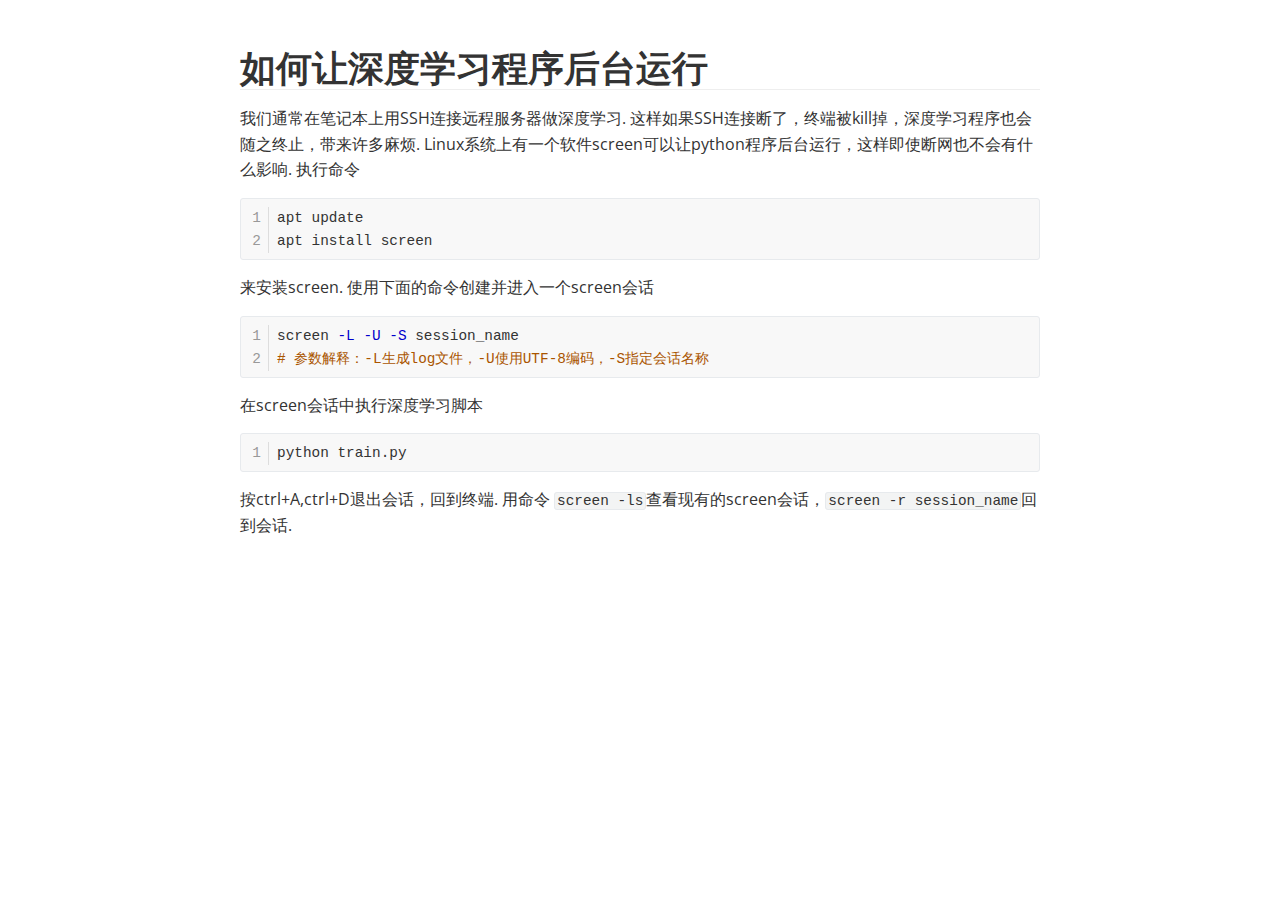
<file: blogs/screen.html>
<!doctype html>
<html>
<head>
<meta charset='UTF-8'><meta name='viewport' content='width=device-width initial-scale=1'>

<link href='https://fonts.googleapis.com/css?family=Open+Sans:400italic,700italic,700,400&subset=latin,latin-ext' rel='stylesheet' type='text/css' /><style type='text/css'>html {overflow-x: initial !important;}:root { --bg-color:#ffffff; --text-color:#333333; --select-text-bg-color:#B5D6FC; --select-text-font-color:auto; --monospace:"Lucida Console",Consolas,"Courier",monospace; --title-bar-height:20px; }
.mac-os-11 { --title-bar-height:28px; }
html { font-size: 14px; background-color: var(--bg-color); color: var(--text-color); font-family: "Helvetica Neue", Helvetica, Arial, sans-serif; -webkit-font-smoothing: antialiased; }
h1, h2, h3, h4, h5 { white-space: pre-wrap; }
body { margin: 0px; padding: 0px; height: auto; inset: 0px; font-size: 1rem; line-height: 1.42857; overflow-x: hidden; background: inherit; }
iframe { margin: auto; }
a.url { word-break: break-all; }
a:active, a:hover { outline: 0px; }
.in-text-selection, ::selection { text-shadow: none; background: var(--select-text-bg-color); color: var(--select-text-font-color); }
#write { margin: 0px auto; height: auto; width: inherit; word-break: normal; overflow-wrap: break-word; position: relative; white-space: normal; overflow-x: visible; padding-top: 36px; }
#write.first-line-indent p { text-indent: 2em; }
#write.first-line-indent li p, #write.first-line-indent p * { text-indent: 0px; }
#write.first-line-indent li { margin-left: 2em; }
.for-image #write { padding-left: 8px; padding-right: 8px; }
body.typora-export { padding-left: 30px; padding-right: 30px; }
.typora-export .footnote-line, .typora-export li, .typora-export p { white-space: pre-wrap; }
.typora-export .task-list-item input { pointer-events: none; }
@media screen and (max-width: 500px) {
  body.typora-export { padding-left: 0px; padding-right: 0px; }
  #write { padding-left: 20px; padding-right: 20px; }
}
#write li > figure:last-child { margin-bottom: 0.5rem; }
#write ol, #write ul { position: relative; }
img { max-width: 100%; vertical-align: middle; image-orientation: from-image; }
button, input, select, textarea { color: inherit; font: inherit; }
input[type="checkbox"], input[type="radio"] { line-height: normal; padding: 0px; }
*, ::after, ::before { box-sizing: border-box; }
#write h1, #write h2, #write h3, #write h4, #write h5, #write h6, #write p, #write pre { width: inherit; }
#write h1, #write h2, #write h3, #write h4, #write h5, #write h6, #write p { position: relative; }
p { line-height: inherit; }
h1, h2, h3, h4, h5, h6 { break-after: avoid-page; break-inside: avoid; orphans: 4; }
p { orphans: 4; }
h1 { font-size: 2rem; }
h2 { font-size: 1.8rem; }
h3 { font-size: 1.6rem; }
h4 { font-size: 1.4rem; }
h5 { font-size: 1.2rem; }
h6 { font-size: 1rem; }
.md-math-block, .md-rawblock, h1, h2, h3, h4, h5, h6, p { margin-top: 1rem; margin-bottom: 1rem; }
.hidden { display: none; }
.md-blockmeta { color: rgb(204, 204, 204); font-weight: 700; font-style: italic; }
a { cursor: pointer; }
sup.md-footnote { padding: 2px 4px; background-color: rgba(238, 238, 238, 0.7); color: rgb(85, 85, 85); border-radius: 4px; cursor: pointer; }
sup.md-footnote a, sup.md-footnote a:hover { color: inherit; text-transform: inherit; text-decoration: inherit; }
#write input[type="checkbox"] { cursor: pointer; width: inherit; height: inherit; }
figure { overflow-x: auto; margin: 1.2em 0px; max-width: calc(100% + 16px); padding: 0px; }
figure > table { margin: 0px; }
thead, tr { break-inside: avoid; break-after: auto; }
thead { display: table-header-group; }
table { border-collapse: collapse; border-spacing: 0px; width: 100%; overflow: auto; break-inside: auto; text-align: left; }
table.md-table td { min-width: 32px; }
.CodeMirror-gutters { border-right: 0px; background-color: inherit; }
.CodeMirror-linenumber { user-select: none; }
.CodeMirror { text-align: left; }
.CodeMirror-placeholder { opacity: 0.3; }
.CodeMirror pre { padding: 0px 4px; }
.CodeMirror-lines { padding: 0px; }
div.hr:focus { cursor: none; }
#write pre { white-space: pre-wrap; }
#write.fences-no-line-wrapping pre { white-space: pre; }
#write pre.ty-contain-cm { white-space: normal; }
.CodeMirror-gutters { margin-right: 4px; }
.md-fences { font-size: 0.9rem; display: block; break-inside: avoid; text-align: left; overflow: visible; white-space: pre; background: inherit; position: relative !important; }
.md-fences-adv-panel { width: 100%; margin-top: 10px; text-align: center; padding-top: 0px; padding-bottom: 8px; overflow-x: auto; }
#write .md-fences.mock-cm { white-space: pre-wrap; }
.md-fences.md-fences-with-lineno { padding-left: 0px; }
#write.fences-no-line-wrapping .md-fences.mock-cm { white-space: pre; overflow-x: auto; }
.md-fences.mock-cm.md-fences-with-lineno { padding-left: 8px; }
.CodeMirror-line, twitterwidget { break-inside: avoid; }
svg { break-inside: avoid; }
.footnotes { opacity: 0.8; font-size: 0.9rem; margin-top: 1em; margin-bottom: 1em; }
.footnotes + .footnotes { margin-top: 0px; }
.md-reset { margin: 0px; padding: 0px; border: 0px; outline: 0px; vertical-align: top; background: 0px 0px; text-decoration: none; text-shadow: none; float: none; position: static; width: auto; height: auto; white-space: nowrap; cursor: inherit; -webkit-tap-highlight-color: transparent; line-height: normal; font-weight: 400; text-align: left; box-sizing: content-box; direction: ltr; }
li div { padding-top: 0px; }
blockquote { margin: 1rem 0px; }
li .mathjax-block, li p { margin: 0.5rem 0px; }
li blockquote { margin: 1rem 0px; }
li { margin: 0px; position: relative; }
blockquote > :last-child { margin-bottom: 0px; }
blockquote > :first-child, li > :first-child { margin-top: 0px; }
.footnotes-area { color: rgb(136, 136, 136); margin-top: 0.714rem; padding-bottom: 0.143rem; white-space: normal; }
#write .footnote-line { white-space: pre-wrap; }
@media print {
  body, html { border: 1px solid transparent; height: 99%; break-after: avoid; break-before: avoid; font-variant-ligatures: no-common-ligatures; }
  #write { margin-top: 0px; border-color: transparent !important; padding-top: 0px !important; padding-bottom: 0px !important; }
  .typora-export * { -webkit-print-color-adjust: exact; }
  .typora-export #write { break-after: avoid; }
  .typora-export #write::after { height: 0px; }
  .is-mac table { break-inside: avoid; }
  #write > p:nth-child(1) { margin-top: 0px; }
  .typora-export-show-outline .typora-export-sidebar { display: none; }
  figure { overflow-x: visible; }
}
.footnote-line { margin-top: 0.714em; font-size: 0.7em; }
a img, img a { cursor: pointer; }
pre.md-meta-block { font-size: 0.8rem; min-height: 0.8rem; white-space: pre-wrap; background: rgb(204, 204, 204); display: block; overflow-x: hidden; }
p > .md-image:only-child:not(.md-img-error) img, p > img:only-child { display: block; margin: auto; }
#write.first-line-indent p > .md-image:only-child:not(.md-img-error) img { left: -2em; position: relative; }
p > .md-image:only-child { display: inline-block; width: 100%; }
#write .MathJax_Display { margin: 0.8em 0px 0px; }
.md-math-block { width: 100%; }
.md-math-block:not(:empty)::after { display: none; }
.MathJax_ref { fill: currentcolor; }
[contenteditable="true"]:active, [contenteditable="true"]:focus, [contenteditable="false"]:active, [contenteditable="false"]:focus { outline: 0px; box-shadow: none; }
.md-task-list-item { position: relative; list-style-type: none; }
.task-list-item.md-task-list-item { padding-left: 0px; }
.md-task-list-item > input { position: absolute; top: 0px; left: 0px; margin-left: -1.2em; margin-top: calc(1em - 10px); border: none; }
.math { font-size: 1rem; }
.md-toc { min-height: 3.58rem; position: relative; font-size: 0.9rem; border-radius: 10px; }
.md-toc-content { position: relative; margin-left: 0px; }
.md-toc-content::after, .md-toc::after { display: none; }
.md-toc-item { display: block; color: rgb(65, 131, 196); }
.md-toc-item a { text-decoration: none; }
.md-toc-inner:hover { text-decoration: underline; }
.md-toc-inner { display: inline-block; cursor: pointer; }
.md-toc-h1 .md-toc-inner { margin-left: 0px; font-weight: 700; }
.md-toc-h2 .md-toc-inner { margin-left: 2em; }
.md-toc-h3 .md-toc-inner { margin-left: 4em; }
.md-toc-h4 .md-toc-inner { margin-left: 6em; }
.md-toc-h5 .md-toc-inner { margin-left: 8em; }
.md-toc-h6 .md-toc-inner { margin-left: 10em; }
@media screen and (max-width: 48em) {
  .md-toc-h3 .md-toc-inner { margin-left: 3.5em; }
  .md-toc-h4 .md-toc-inner { margin-left: 5em; }
  .md-toc-h5 .md-toc-inner { margin-left: 6.5em; }
  .md-toc-h6 .md-toc-inner { margin-left: 8em; }
}
a.md-toc-inner { font-size: inherit; font-style: inherit; font-weight: inherit; line-height: inherit; }
.footnote-line a:not(.reversefootnote) { color: inherit; }
.reversefootnote { font-family: ui-monospace, sans-serif; }
.md-attr { display: none; }
.md-fn-count::after { content: "."; }
code, pre, samp, tt { font-family: var(--monospace); }
kbd { margin: 0px 0.1em; padding: 0.1em 0.6em; font-size: 0.8em; color: rgb(36, 39, 41); background: rgb(255, 255, 255); border: 1px solid rgb(173, 179, 185); border-radius: 3px; box-shadow: rgba(12, 13, 14, 0.2) 0px 1px 0px, rgb(255, 255, 255) 0px 0px 0px 2px inset; white-space: nowrap; vertical-align: middle; }
.md-comment { color: rgb(162, 127, 3); opacity: 0.6; font-family: var(--monospace); }
code { text-align: left; vertical-align: initial; }
a.md-print-anchor { white-space: pre !important; border-width: initial !important; border-style: none !important; border-color: initial !important; display: inline-block !important; position: absolute !important; width: 1px !important; right: 0px !important; outline: 0px !important; background: 0px 0px !important; text-decoration: initial !important; text-shadow: initial !important; }
.os-windows.monocolor-emoji .md-emoji { font-family: "Segoe UI Symbol", sans-serif; }
.md-diagram-panel > svg { max-width: 100%; }
[lang="flow"] svg, [lang="mermaid"] svg { max-width: 100%; height: auto; }
[lang="mermaid"] .node text { font-size: 1rem; }
table tr th { border-bottom: 0px; }
video { max-width: 100%; display: block; margin: 0px auto; }
iframe { max-width: 100%; width: 100%; border: none; }
.highlight td, .highlight tr { border: 0px; }
mark { background: rgb(255, 255, 0); color: rgb(0, 0, 0); }
.md-html-inline .md-plain, .md-html-inline strong, mark .md-inline-math, mark strong { color: inherit; }
.md-expand mark .md-meta { opacity: 0.3 !important; }
mark .md-meta { color: rgb(0, 0, 0); }
@media print {
  .typora-export h1, .typora-export h2, .typora-export h3, .typora-export h4, .typora-export h5, .typora-export h6 { break-inside: avoid; }
}
.md-diagram-panel .messageText { stroke: none !important; }
.md-diagram-panel .start-state { fill: var(--node-fill); }
.md-diagram-panel .edgeLabel rect { opacity: 1 !important; }
.md-fences.md-fences-math { font-size: 1em; }
.md-fences-advanced:not(.md-focus) { padding: 0px; white-space: nowrap; border: 0px; }
.md-fences-advanced:not(.md-focus) { background: inherit; }
.typora-export-show-outline .typora-export-content { max-width: 1440px; margin: auto; display: flex; flex-direction: row; }
.typora-export-sidebar { width: 300px; font-size: 0.8rem; margin-top: 80px; margin-right: 18px; }
.typora-export-show-outline #write { --webkit-flex:2; flex: 2 1 0%; }
.typora-export-sidebar .outline-content { position: fixed; top: 0px; max-height: 100%; overflow: hidden auto; padding-bottom: 30px; padding-top: 60px; width: 300px; }
@media screen and (max-width: 1024px) {
  .typora-export-sidebar, .typora-export-sidebar .outline-content { width: 240px; }
}
@media screen and (max-width: 800px) {
  .typora-export-sidebar { display: none; }
}
.outline-content li, .outline-content ul { margin-left: 0px; margin-right: 0px; padding-left: 0px; padding-right: 0px; list-style: none; overflow-wrap: anywhere; }
.outline-content ul { margin-top: 0px; margin-bottom: 0px; }
.outline-content strong { font-weight: 400; }
.outline-expander { width: 1rem; height: 1.42857rem; position: relative; display: table-cell; vertical-align: middle; cursor: pointer; padding-left: 4px; }
.outline-expander::before { content: ""; position: relative; font-family: Ionicons; display: inline-block; font-size: 8px; vertical-align: middle; }
.outline-item { padding-top: 3px; padding-bottom: 3px; cursor: pointer; }
.outline-expander:hover::before { content: ""; }
.outline-h1 > .outline-item { padding-left: 0px; }
.outline-h2 > .outline-item { padding-left: 1em; }
.outline-h3 > .outline-item { padding-left: 2em; }
.outline-h4 > .outline-item { padding-left: 3em; }
.outline-h5 > .outline-item { padding-left: 4em; }
.outline-h6 > .outline-item { padding-left: 5em; }
.outline-label { cursor: pointer; display: table-cell; vertical-align: middle; text-decoration: none; color: inherit; }
.outline-label:hover { text-decoration: underline; }
.outline-item:hover { border-color: rgb(245, 245, 245); background-color: var(--item-hover-bg-color); }
.outline-item:hover { margin-left: -28px; margin-right: -28px; border-left: 28px solid transparent; border-right: 28px solid transparent; }
.outline-item-single .outline-expander::before, .outline-item-single .outline-expander:hover::before { display: none; }
.outline-item-open > .outline-item > .outline-expander::before { content: ""; }
.outline-children { display: none; }
.info-panel-tab-wrapper { display: none; }
.outline-item-open > .outline-children { display: block; }
.typora-export .outline-item { padding-top: 1px; padding-bottom: 1px; }
.typora-export .outline-item:hover { margin-right: -8px; border-right: 8px solid transparent; }
.typora-export .outline-expander::before { content: "+"; font-family: inherit; top: -1px; }
.typora-export .outline-expander:hover::before, .typora-export .outline-item-open > .outline-item > .outline-expander::before { content: "−"; }
.typora-export-collapse-outline .outline-children { display: none; }
.typora-export-collapse-outline .outline-item-open > .outline-children, .typora-export-no-collapse-outline .outline-children { display: block; }
.typora-export-no-collapse-outline .outline-expander::before { content: "" !important; }
.typora-export-show-outline .outline-item-active > .outline-item .outline-label { font-weight: 700; }
.md-inline-math-container mjx-container { zoom: 0.95; }
mjx-container { break-inside: avoid; }


.CodeMirror { height: auto; }
.CodeMirror.cm-s-inner { background: inherit; }
.CodeMirror-scroll { overflow: auto hidden; z-index: 3; }
.CodeMirror-gutter-filler, .CodeMirror-scrollbar-filler { background-color: rgb(255, 255, 255); }
.CodeMirror-gutters { border-right: 1px solid rgb(221, 221, 221); background: inherit; white-space: nowrap; }
.CodeMirror-linenumber { padding: 0px 3px 0px 5px; text-align: right; color: rgb(153, 153, 153); }
.cm-s-inner .cm-keyword { color: rgb(119, 0, 136); }
.cm-s-inner .cm-atom, .cm-s-inner.cm-atom { color: rgb(34, 17, 153); }
.cm-s-inner .cm-number { color: rgb(17, 102, 68); }
.cm-s-inner .cm-def { color: rgb(0, 0, 255); }
.cm-s-inner .cm-variable { color: rgb(0, 0, 0); }
.cm-s-inner .cm-variable-2 { color: rgb(0, 85, 170); }
.cm-s-inner .cm-variable-3 { color: rgb(0, 136, 85); }
.cm-s-inner .cm-string { color: rgb(170, 17, 17); }
.cm-s-inner .cm-property { color: rgb(0, 0, 0); }
.cm-s-inner .cm-operator { color: rgb(152, 26, 26); }
.cm-s-inner .cm-comment, .cm-s-inner.cm-comment { color: rgb(170, 85, 0); }
.cm-s-inner .cm-string-2 { color: rgb(255, 85, 0); }
.cm-s-inner .cm-meta { color: rgb(85, 85, 85); }
.cm-s-inner .cm-qualifier { color: rgb(85, 85, 85); }
.cm-s-inner .cm-builtin { color: rgb(51, 0, 170); }
.cm-s-inner .cm-bracket { color: rgb(153, 153, 119); }
.cm-s-inner .cm-tag { color: rgb(17, 119, 0); }
.cm-s-inner .cm-attribute { color: rgb(0, 0, 204); }
.cm-s-inner .cm-header, .cm-s-inner.cm-header { color: rgb(0, 0, 255); }
.cm-s-inner .cm-quote, .cm-s-inner.cm-quote { color: rgb(0, 153, 0); }
.cm-s-inner .cm-hr, .cm-s-inner.cm-hr { color: rgb(153, 153, 153); }
.cm-s-inner .cm-link, .cm-s-inner.cm-link { color: rgb(0, 0, 204); }
.cm-negative { color: rgb(221, 68, 68); }
.cm-positive { color: rgb(34, 153, 34); }
.cm-header, .cm-strong { font-weight: 700; }
.cm-del { text-decoration: line-through; }
.cm-em { font-style: italic; }
.cm-link { text-decoration: underline; }
.cm-error { color: red; }
.cm-invalidchar { color: red; }
.cm-constant { color: rgb(38, 139, 210); }
.cm-defined { color: rgb(181, 137, 0); }
div.CodeMirror span.CodeMirror-matchingbracket { color: rgb(0, 255, 0); }
div.CodeMirror span.CodeMirror-nonmatchingbracket { color: rgb(255, 34, 34); }
.cm-s-inner .CodeMirror-activeline-background { background: inherit; }
.CodeMirror { position: relative; overflow: hidden; }
.CodeMirror-scroll { height: 100%; outline: 0px; position: relative; box-sizing: content-box; background: inherit; }
.CodeMirror-sizer { position: relative; }
.CodeMirror-gutter-filler, .CodeMirror-hscrollbar, .CodeMirror-scrollbar-filler, .CodeMirror-vscrollbar { position: absolute; z-index: 6; display: none; outline: 0px; }
.CodeMirror-vscrollbar { right: 0px; top: 0px; overflow: hidden; }
.CodeMirror-hscrollbar { bottom: 0px; left: 0px; overflow: auto hidden; }
.CodeMirror-scrollbar-filler { right: 0px; bottom: 0px; }
.CodeMirror-gutter-filler { left: 0px; bottom: 0px; }
.CodeMirror-gutters { position: absolute; left: 0px; top: 0px; padding-bottom: 10px; z-index: 3; overflow-y: hidden; }
.CodeMirror-gutter { white-space: normal; height: 100%; box-sizing: content-box; padding-bottom: 30px; margin-bottom: -32px; display: inline-block; }
.CodeMirror-gutter-wrapper { position: absolute; z-index: 4; background: 0px 0px !important; border: none !important; }
.CodeMirror-gutter-background { position: absolute; top: 0px; bottom: 0px; z-index: 4; }
.CodeMirror-gutter-elt { position: absolute; cursor: default; z-index: 4; }
.CodeMirror-lines { cursor: text; }
.CodeMirror pre { border-radius: 0px; border-width: 0px; background: 0px 0px; font-family: inherit; font-size: inherit; margin: 0px; white-space: pre; overflow-wrap: normal; color: inherit; z-index: 2; position: relative; overflow: visible; }
.CodeMirror-wrap pre { overflow-wrap: break-word; white-space: pre-wrap; word-break: normal; }
.CodeMirror-code pre { border-right: 30px solid transparent; width: fit-content; }
.CodeMirror-wrap .CodeMirror-code pre { border-right: none; width: auto; }
.CodeMirror-linebackground { position: absolute; inset: 0px; z-index: 0; }
.CodeMirror-linewidget { position: relative; z-index: 2; overflow: auto; }
.CodeMirror-wrap .CodeMirror-scroll { overflow-x: hidden; }
.CodeMirror-measure { position: absolute; width: 100%; height: 0px; overflow: hidden; visibility: hidden; }
.CodeMirror-measure pre { position: static; }
.CodeMirror div.CodeMirror-cursor { position: absolute; visibility: hidden; border-right: none; width: 0px; }
.CodeMirror div.CodeMirror-cursor { visibility: hidden; }
.CodeMirror-focused div.CodeMirror-cursor { visibility: inherit; }
.cm-searching { background: rgba(255, 255, 0, 0.4); }
span.cm-underlined { text-decoration: underline; }
span.cm-strikethrough { text-decoration: line-through; }
.cm-tw-syntaxerror { color: rgb(255, 255, 255); background-color: rgb(153, 0, 0); }
.cm-tw-deleted { text-decoration: line-through; }
.cm-tw-header5 { font-weight: 700; }
.cm-tw-listitem:first-child { padding-left: 10px; }
.cm-tw-box { border-style: solid; border-right-width: 1px; border-bottom-width: 1px; border-left-width: 1px; border-color: inherit; border-top-width: 0px !important; }
.cm-tw-underline { text-decoration: underline; }
@media print {
  .CodeMirror div.CodeMirror-cursor { visibility: hidden; }
}


:root {
    --side-bar-bg-color: #fafafa;
    --control-text-color: #777;
}

@include-when-export url(https://fonts.googleapis.com/css?family=Open+Sans:400italic,700italic,700,400&subset=latin,latin-ext);

/* open-sans-regular - latin-ext_latin */
  /* open-sans-italic - latin-ext_latin */
    /* open-sans-700 - latin-ext_latin */
    /* open-sans-700italic - latin-ext_latin */
  html {
    font-size: 16px;
    -webkit-font-smoothing: antialiased;
}

body {
    font-family: "Open Sans","Clear Sans", "Helvetica Neue", Helvetica, Arial, 'Segoe UI Emoji', sans-serif;
    color: rgb(51, 51, 51);
    line-height: 1.6;
}

#write {
    max-width: 860px;
  	margin: 0 auto;
  	padding: 30px;
    padding-bottom: 100px;
}

@media only screen and (min-width: 1400px) {
	#write {
		max-width: 1024px;
	}
}

@media only screen and (min-width: 1800px) {
	#write {
		max-width: 1200px;
	}
}

#write > ul:first-child,
#write > ol:first-child{
    margin-top: 30px;
}

a {
    color: #4183C4;
}
h1,
h2,
h3,
h4,
h5,
h6 {
    position: relative;
    margin-top: 1rem;
    margin-bottom: 1rem;
    font-weight: bold;
    line-height: 1.4;
    cursor: text;
}
h1:hover a.anchor,
h2:hover a.anchor,
h3:hover a.anchor,
h4:hover a.anchor,
h5:hover a.anchor,
h6:hover a.anchor {
    text-decoration: none;
}
h1 tt,
h1 code {
    font-size: inherit;
}
h2 tt,
h2 code {
    font-size: inherit;
}
h3 tt,
h3 code {
    font-size: inherit;
}
h4 tt,
h4 code {
    font-size: inherit;
}
h5 tt,
h5 code {
    font-size: inherit;
}
h6 tt,
h6 code {
    font-size: inherit;
}
h1 {
    font-size: 2.25em;
    line-height: 1.2;
    border-bottom: 1px solid #eee;
}
h2 {
    font-size: 1.75em;
    line-height: 1.225;
    border-bottom: 1px solid #eee;
}

/*@media print {
    .typora-export h1,
    .typora-export h2 {
        border-bottom: none;
        padding-bottom: initial;
    }

    .typora-export h1::after,
    .typora-export h2::after {
        content: "";
        display: block;
        height: 100px;
        margin-top: -96px;
        border-top: 1px solid #eee;
    }
}*/

h3 {
    font-size: 1.5em;
    line-height: 1.43;
}
h4 {
    font-size: 1.25em;
}
h5 {
    font-size: 1em;
}
h6 {
   font-size: 1em;
    color: #777;
}
p,
blockquote,
ul,
ol,
dl,
table{
    margin: 0.8em 0;
}
li>ol,
li>ul {
    margin: 0 0;
}
hr {
    height: 2px;
    padding: 0;
    margin: 16px 0;
    background-color: #e7e7e7;
    border: 0 none;
    overflow: hidden;
    box-sizing: content-box;
}

li p.first {
    display: inline-block;
}
ul,
ol {
    padding-left: 30px;
}
ul:first-child,
ol:first-child {
    margin-top: 0;
}
ul:last-child,
ol:last-child {
    margin-bottom: 0;
}
blockquote {
    border-left: 4px solid #dfe2e5;
    padding: 0 15px;
    color: #777777;
}
blockquote blockquote {
    padding-right: 0;
}
table {
    padding: 0;
    word-break: initial;
}
table tr {
    border: 1px solid #dfe2e5;
    margin: 0;
    padding: 0;
}
table tr:nth-child(2n),
thead {
    background-color: #f8f8f8;
}
table th {
    font-weight: bold;
    border: 1px solid #dfe2e5;
    border-bottom: 0;
    margin: 0;
    padding: 6px 13px;
}
table td {
    border: 1px solid #dfe2e5;
    margin: 0;
    padding: 6px 13px;
}
table th:first-child,
table td:first-child {
    margin-top: 0;
}
table th:last-child,
table td:last-child {
    margin-bottom: 0;
}

.CodeMirror-lines {
    padding-left: 4px;
}

.code-tooltip {
    box-shadow: 0 1px 1px 0 rgba(0,28,36,.3);
    border-top: 1px solid #eef2f2;
}

.md-fences,
code,
tt {
    border: 1px solid #e7eaed;
    background-color: #f8f8f8;
    border-radius: 3px;
    padding: 0;
    padding: 2px 4px 0px 4px;
    font-size: 0.9em;
}

code {
    background-color: #f3f4f4;
    padding: 0 2px 0 2px;
}

.md-fences {
    margin-bottom: 15px;
    margin-top: 15px;
    padding-top: 8px;
    padding-bottom: 6px;
}


.md-task-list-item > input {
  margin-left: -1.3em;
}

@media print {
    html {
        font-size: 13px;
    }
    pre {
        page-break-inside: avoid;
        word-wrap: break-word;
    }
}

.md-fences {
	background-color: #f8f8f8;
}
#write pre.md-meta-block {
	padding: 1rem;
    font-size: 85%;
    line-height: 1.45;
    background-color: #f7f7f7;
    border: 0;
    border-radius: 3px;
    color: #777777;
    margin-top: 0 !important;
}

.mathjax-block>.code-tooltip {
	bottom: .375rem;
}

.md-mathjax-midline {
    background: #fafafa;
}

#write>h3.md-focus:before{
	left: -1.5625rem;
	top: .375rem;
}
#write>h4.md-focus:before{
	left: -1.5625rem;
	top: .285714286rem;
}
#write>h5.md-focus:before{
	left: -1.5625rem;
	top: .285714286rem;
}
#write>h6.md-focus:before{
	left: -1.5625rem;
	top: .285714286rem;
}
.md-image>.md-meta {
    /*border: 1px solid #ddd;*/
    border-radius: 3px;
    padding: 2px 0px 0px 4px;
    font-size: 0.9em;
    color: inherit;
}

.md-tag {
    color: #a7a7a7;
    opacity: 1;
}

.md-toc { 
    margin-top:20px;
    padding-bottom:20px;
}

.sidebar-tabs {
    border-bottom: none;
}

#typora-quick-open {
    border: 1px solid #ddd;
    background-color: #f8f8f8;
}

#typora-quick-open-item {
    background-color: #FAFAFA;
    border-color: #FEFEFE #e5e5e5 #e5e5e5 #eee;
    border-style: solid;
    border-width: 1px;
}

/** focus mode */
.on-focus-mode blockquote {
    border-left-color: rgba(85, 85, 85, 0.12);
}

header, .context-menu, .megamenu-content, footer{
    font-family: "Segoe UI", "Arial", sans-serif;
}

.file-node-content:hover .file-node-icon,
.file-node-content:hover .file-node-open-state{
    visibility: visible;
}

.mac-seamless-mode #typora-sidebar {
    background-color: #fafafa;
    background-color: var(--side-bar-bg-color);
}

.md-lang {
    color: #b4654d;
}

/*.html-for-mac {
    --item-hover-bg-color: #E6F0FE;
}*/

#md-notification .btn {
    border: 0;
}

.dropdown-menu .divider {
    border-color: #e5e5e5;
    opacity: 0.4;
}

.ty-preferences .window-content {
    background-color: #fafafa;
}

.ty-preferences .nav-group-item.active {
    color: white;
    background: #999;
}

.menu-item-container a.menu-style-btn {
    background-color: #f5f8fa;
    background-image: linear-gradient( 180deg , hsla(0, 0%, 100%, 0.8), hsla(0, 0%, 100%, 0)); 
}



</style><title>screen</title>
</head>
<body class='typora-export os-windows'><div class='typora-export-content'>
<div id='write'  class=''><h1 id='如何让深度学习程序后台运行'><span>如何让深度学习程序后台运行</span></h1><p><span>我们通常在笔记本上用SSH连接远程服务器做深度学习. 这样如果SSH连接断了，终端被kill掉，深度学习程序也会随之终止，带来许多麻烦. Linux系统上有一个软件screen可以让python程序后台运行，这样即使断网也不会有什么影响. 执行命令</span></p><pre class="md-fences md-end-block md-fences-with-lineno ty-contain-cm modeLoaded" spellcheck="false" lang="shell"><div class="CodeMirror cm-s-inner cm-s-null-scroll CodeMirror-wrap" lang="shell"><div style="overflow: hidden; position: relative; width: 3px; height: 0px; top: 9.51875px; left: 36px;"><textarea autocorrect="off" autocapitalize="off" spellcheck="false" tabindex="0" style="position: absolute; bottom: -1em; padding: 0px; width: 1000px; height: 1em; outline: none;"></textarea></div><div class="CodeMirror-scrollbar-filler" cm-not-content="true"></div><div class="CodeMirror-gutter-filler" cm-not-content="true"></div><div class="CodeMirror-scroll" tabindex="-1"><div class="CodeMirror-sizer" style="margin-left: 28px; margin-bottom: 0px; border-right-width: 0px; padding-right: 0px; padding-bottom: 0px;"><div style="position: relative; top: 0px;"><div class="CodeMirror-lines" role="presentation"><div role="presentation" style="position: relative; outline: none;"><div class="CodeMirror-measure"></div><div class="CodeMirror-measure"></div><div style="position: relative; z-index: 1;"></div><div class="CodeMirror-code" role="presentation"><div class="CodeMirror-activeline" style="position: relative;"><div class="CodeMirror-activeline-background CodeMirror-linebackground"></div><div class="CodeMirror-gutter-background CodeMirror-activeline-gutter" style="left: -28px; width: 28px;"></div><div class="CodeMirror-gutter-wrapper CodeMirror-activeline-gutter" style="left: -28px;"><div class="CodeMirror-linenumber CodeMirror-gutter-elt CodeMirror-linenumber-show" style="left: 0px; width: 19px;">1</div></div><pre class=" CodeMirror-line " role="presentation"><span role="presentation" style="padding-right: 0.1px;">apt update</span></pre></div><div style="position: relative;"><div class="CodeMirror-gutter-wrapper" style="left: -28px;"><div class="CodeMirror-linenumber CodeMirror-gutter-elt CodeMirror-linenumber-show" style="left: 0px; width: 19px;">2</div></div><pre class=" CodeMirror-line " role="presentation"><span role="presentation" style="padding-right: 0.1px;">apt install screen</span></pre></div></div></div></div></div></div><div style="position: absolute; height: 0px; width: 1px; border-bottom: 0px solid transparent; top: 46px;"></div><div class="CodeMirror-gutters" style="height: 46px;"><div class="CodeMirror-gutter CodeMirror-linenumbers" style="width: 27px;"></div></div></div></div></pre><p><span>来安装screen. 使用下面的命令创建并进入一个screen会话</span></p><pre class="md-fences md-end-block md-fences-with-lineno ty-contain-cm modeLoaded md-focus" spellcheck="false" lang="shell"><div class="CodeMirror cm-s-inner cm-s-null-scroll CodeMirror-wrap CodeMirror-focused" lang="shell"><div style="overflow: hidden; position: relative; width: 3px; height: 0px; top: 32.5563px; left: 477.225px;"><textarea autocorrect="off" autocapitalize="off" spellcheck="false" tabindex="0" style="position: absolute; bottom: -1em; padding: 0px; width: 1000px; height: 1em; outline: none;"></textarea></div><div class="CodeMirror-scrollbar-filler" cm-not-content="true"></div><div class="CodeMirror-gutter-filler" cm-not-content="true"></div><div class="CodeMirror-scroll" tabindex="-1"><div class="CodeMirror-sizer" style="margin-left: 28px; margin-bottom: 0px; border-right-width: 0px; padding-right: 0px; padding-bottom: 0px;"><div style="position: relative; top: 0px;"><div class="CodeMirror-lines" role="presentation"><div role="presentation" style="position: relative; outline: none;"><div class="CodeMirror-measure"><span><span>​</span>x</span></div><div class="CodeMirror-measure"></div><div style="position: relative; z-index: 1;"></div><div class="CodeMirror-code" role="presentation"><div style="position: relative;"><div class="CodeMirror-gutter-wrapper" style="left: -28px;"><div class="CodeMirror-linenumber CodeMirror-gutter-elt CodeMirror-linenumber-show" style="left: 0px; width: 19px;">1</div></div><pre class=" CodeMirror-line " role="presentation"><span role="presentation" style="padding-right: 0.1px;">screen <span class="cm-attribute">-L</span> <span class="cm-attribute">-U</span> <span class="cm-attribute">-S</span> session_name</span></pre></div><div class="CodeMirror-activeline" style="position: relative;"><div class="CodeMirror-activeline-background CodeMirror-linebackground"></div><div class="CodeMirror-gutter-background CodeMirror-activeline-gutter" style="left: -28px; width: 28px;"></div><div class="CodeMirror-gutter-wrapper CodeMirror-activeline-gutter" style="left: -28px;"><div class="CodeMirror-linenumber CodeMirror-gutter-elt CodeMirror-linenumber-show" style="left: 0px; width: 19px;">2</div></div><pre class=" CodeMirror-line " role="presentation"><span role="presentation" style="padding-right: 0.1px;"><span class="cm-comment"># 参数解释：-L生成log文件，-U使用UTF-8编码，-S指定会话名称</span></span></pre></div></div></div></div></div></div><div style="position: absolute; height: 0px; width: 1px; border-bottom: 0px solid transparent; top: 46px;"></div><div class="CodeMirror-gutters" style="height: 46px;"><div class="CodeMirror-gutter CodeMirror-linenumbers" style="width: 27px;"></div></div></div></div></pre><p><span>在screen会话中执行深度学习脚本</span></p><pre class="md-fences md-end-block md-fences-with-lineno ty-contain-cm modeLoaded" spellcheck="false" lang="shell"><div class="CodeMirror cm-s-inner cm-s-null-scroll CodeMirror-wrap" lang="shell"><div style="overflow: hidden; position: relative; width: 3px; height: 0px; top: 9.51875px; left: 36px;"><textarea autocorrect="off" autocapitalize="off" spellcheck="false" tabindex="0" style="position: absolute; bottom: -1em; padding: 0px; width: 1000px; height: 1em; outline: none;"></textarea></div><div class="CodeMirror-scrollbar-filler" cm-not-content="true"></div><div class="CodeMirror-gutter-filler" cm-not-content="true"></div><div class="CodeMirror-scroll" tabindex="-1"><div class="CodeMirror-sizer" style="margin-left: 28px; margin-bottom: 0px; border-right-width: 0px; padding-right: 0px; padding-bottom: 0px;"><div style="position: relative; top: 0px;"><div class="CodeMirror-lines" role="presentation"><div role="presentation" style="position: relative; outline: none;"><div class="CodeMirror-measure"><pre><span>xxxxxxxxxx</span></pre><div class="CodeMirror-linenumber CodeMirror-gutter-elt"><div>1</div></div></div><div class="CodeMirror-measure"></div><div style="position: relative; z-index: 1;"></div><div class="CodeMirror-code" role="presentation"><div class="CodeMirror-activeline" style="position: relative;"><div class="CodeMirror-activeline-background CodeMirror-linebackground"></div><div class="CodeMirror-gutter-background CodeMirror-activeline-gutter" style="left: -28px; width: 28px;"></div><div class="CodeMirror-gutter-wrapper CodeMirror-activeline-gutter" style="left: -28px;"><div class="CodeMirror-linenumber CodeMirror-gutter-elt CodeMirror-linenumber-show" style="left: 0px; width: 19px;">1</div></div><pre class=" CodeMirror-line " role="presentation"><span role="presentation" style="padding-right: 0.1px;">python train.py</span></pre></div></div></div></div></div></div><div style="position: absolute; height: 0px; width: 1px; border-bottom: 0px solid transparent; top: 23px;"></div><div class="CodeMirror-gutters" style="height: 23px;"><div class="CodeMirror-gutter CodeMirror-linenumbers" style="width: 27px;"></div></div></div></div></pre><p><span>按ctrl+A,ctrl+D退出会话，回到终端. 用命令 </span><code>screen -ls</code><span>查看现有的screen会话，</span><code>screen -r session_name</code><span>回到会话.</span></p></div></div>
</body>
</html>
</file>
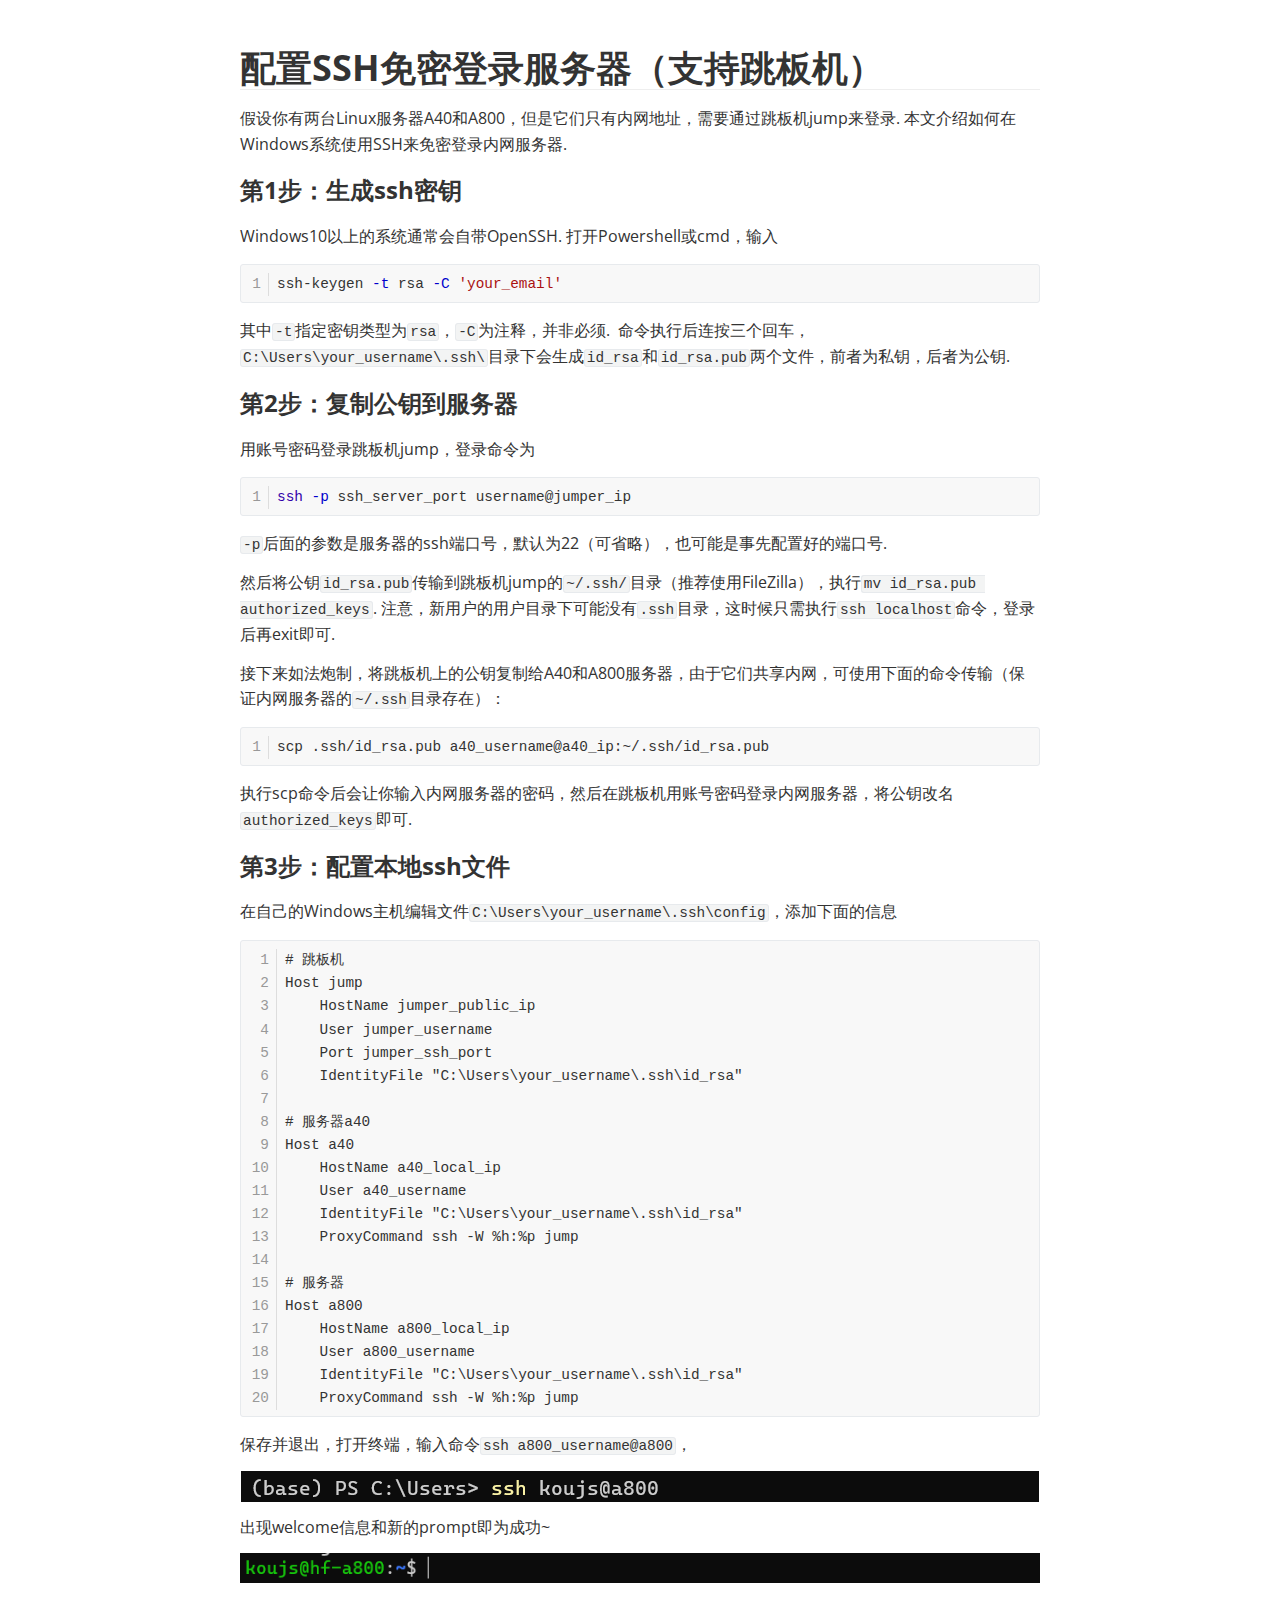
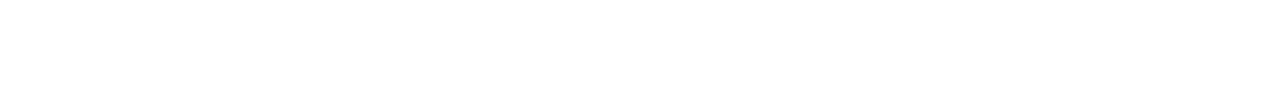
<file: blogs/ssh登录服务器.html>
<!doctype html>
<html>
<head>
<meta charset='UTF-8'><meta name='viewport' content='width=device-width initial-scale=1'>

<link href='https://fonts.googleapis.com/css?family=Open+Sans:400italic,700italic,700,400&subset=latin,latin-ext' rel='stylesheet' type='text/css' /><style type='text/css'>html {overflow-x: initial !important;}:root { --bg-color:#ffffff; --text-color:#333333; --select-text-bg-color:#B5D6FC; --select-text-font-color:auto; --monospace:"Lucida Console",Consolas,"Courier",monospace; --title-bar-height:20px; }
.mac-os-11 { --title-bar-height:28px; }
html { font-size: 14px; background-color: var(--bg-color); color: var(--text-color); font-family: "Helvetica Neue", Helvetica, Arial, sans-serif; -webkit-font-smoothing: antialiased; }
h1, h2, h3, h4, h5 { white-space: pre-wrap; }
body { margin: 0px; padding: 0px; height: auto; inset: 0px; font-size: 1rem; line-height: 1.42857; overflow-x: hidden; background: inherit; }
iframe { margin: auto; }
a.url { word-break: break-all; }
a:active, a:hover { outline: 0px; }
.in-text-selection, ::selection { text-shadow: none; background: var(--select-text-bg-color); color: var(--select-text-font-color); }
#write { margin: 0px auto; height: auto; width: inherit; word-break: normal; overflow-wrap: break-word; position: relative; white-space: normal; overflow-x: visible; padding-top: 36px; }
#write.first-line-indent p { text-indent: 2em; }
#write.first-line-indent li p, #write.first-line-indent p * { text-indent: 0px; }
#write.first-line-indent li { margin-left: 2em; }
.for-image #write { padding-left: 8px; padding-right: 8px; }
body.typora-export { padding-left: 30px; padding-right: 30px; }
.typora-export .footnote-line, .typora-export li, .typora-export p { white-space: pre-wrap; }
.typora-export .task-list-item input { pointer-events: none; }
@media screen and (max-width: 500px) {
  body.typora-export { padding-left: 0px; padding-right: 0px; }
  #write { padding-left: 20px; padding-right: 20px; }
}
#write li > figure:last-child { margin-bottom: 0.5rem; }
#write ol, #write ul { position: relative; }
img { max-width: 100%; vertical-align: middle; image-orientation: from-image; }
button, input, select, textarea { color: inherit; font: inherit; }
input[type="checkbox"], input[type="radio"] { line-height: normal; padding: 0px; }
*, ::after, ::before { box-sizing: border-box; }
#write h1, #write h2, #write h3, #write h4, #write h5, #write h6, #write p, #write pre { width: inherit; }
#write h1, #write h2, #write h3, #write h4, #write h5, #write h6, #write p { position: relative; }
p { line-height: inherit; }
h1, h2, h3, h4, h5, h6 { break-after: avoid-page; break-inside: avoid; orphans: 4; }
p { orphans: 4; }
h1 { font-size: 2rem; }
h2 { font-size: 1.8rem; }
h3 { font-size: 1.6rem; }
h4 { font-size: 1.4rem; }
h5 { font-size: 1.2rem; }
h6 { font-size: 1rem; }
.md-math-block, .md-rawblock, h1, h2, h3, h4, h5, h6, p { margin-top: 1rem; margin-bottom: 1rem; }
.hidden { display: none; }
.md-blockmeta { color: rgb(204, 204, 204); font-weight: 700; font-style: italic; }
a { cursor: pointer; }
sup.md-footnote { padding: 2px 4px; background-color: rgba(238, 238, 238, 0.7); color: rgb(85, 85, 85); border-radius: 4px; cursor: pointer; }
sup.md-footnote a, sup.md-footnote a:hover { color: inherit; text-transform: inherit; text-decoration: inherit; }
#write input[type="checkbox"] { cursor: pointer; width: inherit; height: inherit; }
figure { overflow-x: auto; margin: 1.2em 0px; max-width: calc(100% + 16px); padding: 0px; }
figure > table { margin: 0px; }
thead, tr { break-inside: avoid; break-after: auto; }
thead { display: table-header-group; }
table { border-collapse: collapse; border-spacing: 0px; width: 100%; overflow: auto; break-inside: auto; text-align: left; }
table.md-table td { min-width: 32px; }
.CodeMirror-gutters { border-right: 0px; background-color: inherit; }
.CodeMirror-linenumber { user-select: none; }
.CodeMirror { text-align: left; }
.CodeMirror-placeholder { opacity: 0.3; }
.CodeMirror pre { padding: 0px 4px; }
.CodeMirror-lines { padding: 0px; }
div.hr:focus { cursor: none; }
#write pre { white-space: pre-wrap; }
#write.fences-no-line-wrapping pre { white-space: pre; }
#write pre.ty-contain-cm { white-space: normal; }
.CodeMirror-gutters { margin-right: 4px; }
.md-fences { font-size: 0.9rem; display: block; break-inside: avoid; text-align: left; overflow: visible; white-space: pre; background: inherit; position: relative !important; }
.md-fences-adv-panel { width: 100%; margin-top: 10px; text-align: center; padding-top: 0px; padding-bottom: 8px; overflow-x: auto; }
#write .md-fences.mock-cm { white-space: pre-wrap; }
.md-fences.md-fences-with-lineno { padding-left: 0px; }
#write.fences-no-line-wrapping .md-fences.mock-cm { white-space: pre; overflow-x: auto; }
.md-fences.mock-cm.md-fences-with-lineno { padding-left: 8px; }
.CodeMirror-line, twitterwidget { break-inside: avoid; }
svg { break-inside: avoid; }
.footnotes { opacity: 0.8; font-size: 0.9rem; margin-top: 1em; margin-bottom: 1em; }
.footnotes + .footnotes { margin-top: 0px; }
.md-reset { margin: 0px; padding: 0px; border: 0px; outline: 0px; vertical-align: top; background: 0px 0px; text-decoration: none; text-shadow: none; float: none; position: static; width: auto; height: auto; white-space: nowrap; cursor: inherit; -webkit-tap-highlight-color: transparent; line-height: normal; font-weight: 400; text-align: left; box-sizing: content-box; direction: ltr; }
li div { padding-top: 0px; }
blockquote { margin: 1rem 0px; }
li .mathjax-block, li p { margin: 0.5rem 0px; }
li blockquote { margin: 1rem 0px; }
li { margin: 0px; position: relative; }
blockquote > :last-child { margin-bottom: 0px; }
blockquote > :first-child, li > :first-child { margin-top: 0px; }
.footnotes-area { color: rgb(136, 136, 136); margin-top: 0.714rem; padding-bottom: 0.143rem; white-space: normal; }
#write .footnote-line { white-space: pre-wrap; }
@media print {
  body, html { border: 1px solid transparent; height: 99%; break-after: avoid; break-before: avoid; font-variant-ligatures: no-common-ligatures; }
  #write { margin-top: 0px; border-color: transparent !important; padding-top: 0px !important; padding-bottom: 0px !important; }
  .typora-export * { -webkit-print-color-adjust: exact; }
  .typora-export #write { break-after: avoid; }
  .typora-export #write::after { height: 0px; }
  .is-mac table { break-inside: avoid; }
  #write > p:nth-child(1) { margin-top: 0px; }
  .typora-export-show-outline .typora-export-sidebar { display: none; }
  figure { overflow-x: visible; }
}
.footnote-line { margin-top: 0.714em; font-size: 0.7em; }
a img, img a { cursor: pointer; }
pre.md-meta-block { font-size: 0.8rem; min-height: 0.8rem; white-space: pre-wrap; background: rgb(204, 204, 204); display: block; overflow-x: hidden; }
p > .md-image:only-child:not(.md-img-error) img, p > img:only-child { display: block; margin: auto; }
#write.first-line-indent p > .md-image:only-child:not(.md-img-error) img { left: -2em; position: relative; }
p > .md-image:only-child { display: inline-block; width: 100%; }
#write .MathJax_Display { margin: 0.8em 0px 0px; }
.md-math-block { width: 100%; }
.md-math-block:not(:empty)::after { display: none; }
.MathJax_ref { fill: currentcolor; }
[contenteditable="true"]:active, [contenteditable="true"]:focus, [contenteditable="false"]:active, [contenteditable="false"]:focus { outline: 0px; box-shadow: none; }
.md-task-list-item { position: relative; list-style-type: none; }
.task-list-item.md-task-list-item { padding-left: 0px; }
.md-task-list-item > input { position: absolute; top: 0px; left: 0px; margin-left: -1.2em; margin-top: calc(1em - 10px); border: none; }
.math { font-size: 1rem; }
.md-toc { min-height: 3.58rem; position: relative; font-size: 0.9rem; border-radius: 10px; }
.md-toc-content { position: relative; margin-left: 0px; }
.md-toc-content::after, .md-toc::after { display: none; }
.md-toc-item { display: block; color: rgb(65, 131, 196); }
.md-toc-item a { text-decoration: none; }
.md-toc-inner:hover { text-decoration: underline; }
.md-toc-inner { display: inline-block; cursor: pointer; }
.md-toc-h1 .md-toc-inner { margin-left: 0px; font-weight: 700; }
.md-toc-h2 .md-toc-inner { margin-left: 2em; }
.md-toc-h3 .md-toc-inner { margin-left: 4em; }
.md-toc-h4 .md-toc-inner { margin-left: 6em; }
.md-toc-h5 .md-toc-inner { margin-left: 8em; }
.md-toc-h6 .md-toc-inner { margin-left: 10em; }
@media screen and (max-width: 48em) {
  .md-toc-h3 .md-toc-inner { margin-left: 3.5em; }
  .md-toc-h4 .md-toc-inner { margin-left: 5em; }
  .md-toc-h5 .md-toc-inner { margin-left: 6.5em; }
  .md-toc-h6 .md-toc-inner { margin-left: 8em; }
}
a.md-toc-inner { font-size: inherit; font-style: inherit; font-weight: inherit; line-height: inherit; }
.footnote-line a:not(.reversefootnote) { color: inherit; }
.reversefootnote { font-family: ui-monospace, sans-serif; }
.md-attr { display: none; }
.md-fn-count::after { content: "."; }
code, pre, samp, tt { font-family: var(--monospace); }
kbd { margin: 0px 0.1em; padding: 0.1em 0.6em; font-size: 0.8em; color: rgb(36, 39, 41); background: rgb(255, 255, 255); border: 1px solid rgb(173, 179, 185); border-radius: 3px; box-shadow: rgba(12, 13, 14, 0.2) 0px 1px 0px, rgb(255, 255, 255) 0px 0px 0px 2px inset; white-space: nowrap; vertical-align: middle; }
.md-comment { color: rgb(162, 127, 3); opacity: 0.6; font-family: var(--monospace); }
code { text-align: left; vertical-align: initial; }
a.md-print-anchor { white-space: pre !important; border-width: initial !important; border-style: none !important; border-color: initial !important; display: inline-block !important; position: absolute !important; width: 1px !important; right: 0px !important; outline: 0px !important; background: 0px 0px !important; text-decoration: initial !important; text-shadow: initial !important; }
.os-windows.monocolor-emoji .md-emoji { font-family: "Segoe UI Symbol", sans-serif; }
.md-diagram-panel > svg { max-width: 100%; }
[lang="flow"] svg, [lang="mermaid"] svg { max-width: 100%; height: auto; }
[lang="mermaid"] .node text { font-size: 1rem; }
table tr th { border-bottom: 0px; }
video { max-width: 100%; display: block; margin: 0px auto; }
iframe { max-width: 100%; width: 100%; border: none; }
.highlight td, .highlight tr { border: 0px; }
mark { background: rgb(255, 255, 0); color: rgb(0, 0, 0); }
.md-html-inline .md-plain, .md-html-inline strong, mark .md-inline-math, mark strong { color: inherit; }
.md-expand mark .md-meta { opacity: 0.3 !important; }
mark .md-meta { color: rgb(0, 0, 0); }
@media print {
  .typora-export h1, .typora-export h2, .typora-export h3, .typora-export h4, .typora-export h5, .typora-export h6 { break-inside: avoid; }
}
.md-diagram-panel .messageText { stroke: none !important; }
.md-diagram-panel .start-state { fill: var(--node-fill); }
.md-diagram-panel .edgeLabel rect { opacity: 1 !important; }
.md-fences.md-fences-math { font-size: 1em; }
.md-fences-advanced:not(.md-focus) { padding: 0px; white-space: nowrap; border: 0px; }
.md-fences-advanced:not(.md-focus) { background: inherit; }
.typora-export-show-outline .typora-export-content { max-width: 1440px; margin: auto; display: flex; flex-direction: row; }
.typora-export-sidebar { width: 300px; font-size: 0.8rem; margin-top: 80px; margin-right: 18px; }
.typora-export-show-outline #write { --webkit-flex:2; flex: 2 1 0%; }
.typora-export-sidebar .outline-content { position: fixed; top: 0px; max-height: 100%; overflow: hidden auto; padding-bottom: 30px; padding-top: 60px; width: 300px; }
@media screen and (max-width: 1024px) {
  .typora-export-sidebar, .typora-export-sidebar .outline-content { width: 240px; }
}
@media screen and (max-width: 800px) {
  .typora-export-sidebar { display: none; }
}
.outline-content li, .outline-content ul { margin-left: 0px; margin-right: 0px; padding-left: 0px; padding-right: 0px; list-style: none; overflow-wrap: anywhere; }
.outline-content ul { margin-top: 0px; margin-bottom: 0px; }
.outline-content strong { font-weight: 400; }
.outline-expander { width: 1rem; height: 1.42857rem; position: relative; display: table-cell; vertical-align: middle; cursor: pointer; padding-left: 4px; }
.outline-expander::before { content: ""; position: relative; font-family: Ionicons; display: inline-block; font-size: 8px; vertical-align: middle; }
.outline-item { padding-top: 3px; padding-bottom: 3px; cursor: pointer; }
.outline-expander:hover::before { content: ""; }
.outline-h1 > .outline-item { padding-left: 0px; }
.outline-h2 > .outline-item { padding-left: 1em; }
.outline-h3 > .outline-item { padding-left: 2em; }
.outline-h4 > .outline-item { padding-left: 3em; }
.outline-h5 > .outline-item { padding-left: 4em; }
.outline-h6 > .outline-item { padding-left: 5em; }
.outline-label { cursor: pointer; display: table-cell; vertical-align: middle; text-decoration: none; color: inherit; }
.outline-label:hover { text-decoration: underline; }
.outline-item:hover { border-color: rgb(245, 245, 245); background-color: var(--item-hover-bg-color); }
.outline-item:hover { margin-left: -28px; margin-right: -28px; border-left: 28px solid transparent; border-right: 28px solid transparent; }
.outline-item-single .outline-expander::before, .outline-item-single .outline-expander:hover::before { display: none; }
.outline-item-open > .outline-item > .outline-expander::before { content: ""; }
.outline-children { display: none; }
.info-panel-tab-wrapper { display: none; }
.outline-item-open > .outline-children { display: block; }
.typora-export .outline-item { padding-top: 1px; padding-bottom: 1px; }
.typora-export .outline-item:hover { margin-right: -8px; border-right: 8px solid transparent; }
.typora-export .outline-expander::before { content: "+"; font-family: inherit; top: -1px; }
.typora-export .outline-expander:hover::before, .typora-export .outline-item-open > .outline-item > .outline-expander::before { content: "−"; }
.typora-export-collapse-outline .outline-children { display: none; }
.typora-export-collapse-outline .outline-item-open > .outline-children, .typora-export-no-collapse-outline .outline-children { display: block; }
.typora-export-no-collapse-outline .outline-expander::before { content: "" !important; }
.typora-export-show-outline .outline-item-active > .outline-item .outline-label { font-weight: 700; }
.md-inline-math-container mjx-container { zoom: 0.95; }
mjx-container { break-inside: avoid; }


.CodeMirror { height: auto; }
.CodeMirror.cm-s-inner { background: inherit; }
.CodeMirror-scroll { overflow: auto hidden; z-index: 3; }
.CodeMirror-gutter-filler, .CodeMirror-scrollbar-filler { background-color: rgb(255, 255, 255); }
.CodeMirror-gutters { border-right: 1px solid rgb(221, 221, 221); background: inherit; white-space: nowrap; }
.CodeMirror-linenumber { padding: 0px 3px 0px 5px; text-align: right; color: rgb(153, 153, 153); }
.cm-s-inner .cm-keyword { color: rgb(119, 0, 136); }
.cm-s-inner .cm-atom, .cm-s-inner.cm-atom { color: rgb(34, 17, 153); }
.cm-s-inner .cm-number { color: rgb(17, 102, 68); }
.cm-s-inner .cm-def { color: rgb(0, 0, 255); }
.cm-s-inner .cm-variable { color: rgb(0, 0, 0); }
.cm-s-inner .cm-variable-2 { color: rgb(0, 85, 170); }
.cm-s-inner .cm-variable-3 { color: rgb(0, 136, 85); }
.cm-s-inner .cm-string { color: rgb(170, 17, 17); }
.cm-s-inner .cm-property { color: rgb(0, 0, 0); }
.cm-s-inner .cm-operator { color: rgb(152, 26, 26); }
.cm-s-inner .cm-comment, .cm-s-inner.cm-comment { color: rgb(170, 85, 0); }
.cm-s-inner .cm-string-2 { color: rgb(255, 85, 0); }
.cm-s-inner .cm-meta { color: rgb(85, 85, 85); }
.cm-s-inner .cm-qualifier { color: rgb(85, 85, 85); }
.cm-s-inner .cm-builtin { color: rgb(51, 0, 170); }
.cm-s-inner .cm-bracket { color: rgb(153, 153, 119); }
.cm-s-inner .cm-tag { color: rgb(17, 119, 0); }
.cm-s-inner .cm-attribute { color: rgb(0, 0, 204); }
.cm-s-inner .cm-header, .cm-s-inner.cm-header { color: rgb(0, 0, 255); }
.cm-s-inner .cm-quote, .cm-s-inner.cm-quote { color: rgb(0, 153, 0); }
.cm-s-inner .cm-hr, .cm-s-inner.cm-hr { color: rgb(153, 153, 153); }
.cm-s-inner .cm-link, .cm-s-inner.cm-link { color: rgb(0, 0, 204); }
.cm-negative { color: rgb(221, 68, 68); }
.cm-positive { color: rgb(34, 153, 34); }
.cm-header, .cm-strong { font-weight: 700; }
.cm-del { text-decoration: line-through; }
.cm-em { font-style: italic; }
.cm-link { text-decoration: underline; }
.cm-error { color: red; }
.cm-invalidchar { color: red; }
.cm-constant { color: rgb(38, 139, 210); }
.cm-defined { color: rgb(181, 137, 0); }
div.CodeMirror span.CodeMirror-matchingbracket { color: rgb(0, 255, 0); }
div.CodeMirror span.CodeMirror-nonmatchingbracket { color: rgb(255, 34, 34); }
.cm-s-inner .CodeMirror-activeline-background { background: inherit; }
.CodeMirror { position: relative; overflow: hidden; }
.CodeMirror-scroll { height: 100%; outline: 0px; position: relative; box-sizing: content-box; background: inherit; }
.CodeMirror-sizer { position: relative; }
.CodeMirror-gutter-filler, .CodeMirror-hscrollbar, .CodeMirror-scrollbar-filler, .CodeMirror-vscrollbar { position: absolute; z-index: 6; display: none; outline: 0px; }
.CodeMirror-vscrollbar { right: 0px; top: 0px; overflow: hidden; }
.CodeMirror-hscrollbar { bottom: 0px; left: 0px; overflow: auto hidden; }
.CodeMirror-scrollbar-filler { right: 0px; bottom: 0px; }
.CodeMirror-gutter-filler { left: 0px; bottom: 0px; }
.CodeMirror-gutters { position: absolute; left: 0px; top: 0px; padding-bottom: 10px; z-index: 3; overflow-y: hidden; }
.CodeMirror-gutter { white-space: normal; height: 100%; box-sizing: content-box; padding-bottom: 30px; margin-bottom: -32px; display: inline-block; }
.CodeMirror-gutter-wrapper { position: absolute; z-index: 4; background: 0px 0px !important; border: none !important; }
.CodeMirror-gutter-background { position: absolute; top: 0px; bottom: 0px; z-index: 4; }
.CodeMirror-gutter-elt { position: absolute; cursor: default; z-index: 4; }
.CodeMirror-lines { cursor: text; }
.CodeMirror pre { border-radius: 0px; border-width: 0px; background: 0px 0px; font-family: inherit; font-size: inherit; margin: 0px; white-space: pre; overflow-wrap: normal; color: inherit; z-index: 2; position: relative; overflow: visible; }
.CodeMirror-wrap pre { overflow-wrap: break-word; white-space: pre-wrap; word-break: normal; }
.CodeMirror-code pre { border-right: 30px solid transparent; width: fit-content; }
.CodeMirror-wrap .CodeMirror-code pre { border-right: none; width: auto; }
.CodeMirror-linebackground { position: absolute; inset: 0px; z-index: 0; }
.CodeMirror-linewidget { position: relative; z-index: 2; overflow: auto; }
.CodeMirror-wrap .CodeMirror-scroll { overflow-x: hidden; }
.CodeMirror-measure { position: absolute; width: 100%; height: 0px; overflow: hidden; visibility: hidden; }
.CodeMirror-measure pre { position: static; }
.CodeMirror div.CodeMirror-cursor { position: absolute; visibility: hidden; border-right: none; width: 0px; }
.CodeMirror div.CodeMirror-cursor { visibility: hidden; }
.CodeMirror-focused div.CodeMirror-cursor { visibility: inherit; }
.cm-searching { background: rgba(255, 255, 0, 0.4); }
span.cm-underlined { text-decoration: underline; }
span.cm-strikethrough { text-decoration: line-through; }
.cm-tw-syntaxerror { color: rgb(255, 255, 255); background-color: rgb(153, 0, 0); }
.cm-tw-deleted { text-decoration: line-through; }
.cm-tw-header5 { font-weight: 700; }
.cm-tw-listitem:first-child { padding-left: 10px; }
.cm-tw-box { border-style: solid; border-right-width: 1px; border-bottom-width: 1px; border-left-width: 1px; border-color: inherit; border-top-width: 0px !important; }
.cm-tw-underline { text-decoration: underline; }
@media print {
  .CodeMirror div.CodeMirror-cursor { visibility: hidden; }
}


:root {
    --side-bar-bg-color: #fafafa;
    --control-text-color: #777;
}

@include-when-export url(https://fonts.googleapis.com/css?family=Open+Sans:400italic,700italic,700,400&subset=latin,latin-ext);

/* open-sans-regular - latin-ext_latin */
  /* open-sans-italic - latin-ext_latin */
    /* open-sans-700 - latin-ext_latin */
    /* open-sans-700italic - latin-ext_latin */
  html {
    font-size: 16px;
    -webkit-font-smoothing: antialiased;
}

body {
    font-family: "Open Sans","Clear Sans", "Helvetica Neue", Helvetica, Arial, 'Segoe UI Emoji', sans-serif;
    color: rgb(51, 51, 51);
    line-height: 1.6;
}

#write {
    max-width: 860px;
  	margin: 0 auto;
  	padding: 30px;
    padding-bottom: 100px;
}

@media only screen and (min-width: 1400px) {
	#write {
		max-width: 1024px;
	}
}

@media only screen and (min-width: 1800px) {
	#write {
		max-width: 1200px;
	}
}

#write > ul:first-child,
#write > ol:first-child{
    margin-top: 30px;
}

a {
    color: #4183C4;
}
h1,
h2,
h3,
h4,
h5,
h6 {
    position: relative;
    margin-top: 1rem;
    margin-bottom: 1rem;
    font-weight: bold;
    line-height: 1.4;
    cursor: text;
}
h1:hover a.anchor,
h2:hover a.anchor,
h3:hover a.anchor,
h4:hover a.anchor,
h5:hover a.anchor,
h6:hover a.anchor {
    text-decoration: none;
}
h1 tt,
h1 code {
    font-size: inherit;
}
h2 tt,
h2 code {
    font-size: inherit;
}
h3 tt,
h3 code {
    font-size: inherit;
}
h4 tt,
h4 code {
    font-size: inherit;
}
h5 tt,
h5 code {
    font-size: inherit;
}
h6 tt,
h6 code {
    font-size: inherit;
}
h1 {
    font-size: 2.25em;
    line-height: 1.2;
    border-bottom: 1px solid #eee;
}
h2 {
    font-size: 1.75em;
    line-height: 1.225;
    border-bottom: 1px solid #eee;
}

/*@media print {
    .typora-export h1,
    .typora-export h2 {
        border-bottom: none;
        padding-bottom: initial;
    }

    .typora-export h1::after,
    .typora-export h2::after {
        content: "";
        display: block;
        height: 100px;
        margin-top: -96px;
        border-top: 1px solid #eee;
    }
}*/

h3 {
    font-size: 1.5em;
    line-height: 1.43;
}
h4 {
    font-size: 1.25em;
}
h5 {
    font-size: 1em;
}
h6 {
   font-size: 1em;
    color: #777;
}
p,
blockquote,
ul,
ol,
dl,
table{
    margin: 0.8em 0;
}
li>ol,
li>ul {
    margin: 0 0;
}
hr {
    height: 2px;
    padding: 0;
    margin: 16px 0;
    background-color: #e7e7e7;
    border: 0 none;
    overflow: hidden;
    box-sizing: content-box;
}

li p.first {
    display: inline-block;
}
ul,
ol {
    padding-left: 30px;
}
ul:first-child,
ol:first-child {
    margin-top: 0;
}
ul:last-child,
ol:last-child {
    margin-bottom: 0;
}
blockquote {
    border-left: 4px solid #dfe2e5;
    padding: 0 15px;
    color: #777777;
}
blockquote blockquote {
    padding-right: 0;
}
table {
    padding: 0;
    word-break: initial;
}
table tr {
    border: 1px solid #dfe2e5;
    margin: 0;
    padding: 0;
}
table tr:nth-child(2n),
thead {
    background-color: #f8f8f8;
}
table th {
    font-weight: bold;
    border: 1px solid #dfe2e5;
    border-bottom: 0;
    margin: 0;
    padding: 6px 13px;
}
table td {
    border: 1px solid #dfe2e5;
    margin: 0;
    padding: 6px 13px;
}
table th:first-child,
table td:first-child {
    margin-top: 0;
}
table th:last-child,
table td:last-child {
    margin-bottom: 0;
}

.CodeMirror-lines {
    padding-left: 4px;
}

.code-tooltip {
    box-shadow: 0 1px 1px 0 rgba(0,28,36,.3);
    border-top: 1px solid #eef2f2;
}

.md-fences,
code,
tt {
    border: 1px solid #e7eaed;
    background-color: #f8f8f8;
    border-radius: 3px;
    padding: 0;
    padding: 2px 4px 0px 4px;
    font-size: 0.9em;
}

code {
    background-color: #f3f4f4;
    padding: 0 2px 0 2px;
}

.md-fences {
    margin-bottom: 15px;
    margin-top: 15px;
    padding-top: 8px;
    padding-bottom: 6px;
}


.md-task-list-item > input {
  margin-left: -1.3em;
}

@media print {
    html {
        font-size: 13px;
    }
    pre {
        page-break-inside: avoid;
        word-wrap: break-word;
    }
}

.md-fences {
	background-color: #f8f8f8;
}
#write pre.md-meta-block {
	padding: 1rem;
    font-size: 85%;
    line-height: 1.45;
    background-color: #f7f7f7;
    border: 0;
    border-radius: 3px;
    color: #777777;
    margin-top: 0 !important;
}

.mathjax-block>.code-tooltip {
	bottom: .375rem;
}

.md-mathjax-midline {
    background: #fafafa;
}

#write>h3.md-focus:before{
	left: -1.5625rem;
	top: .375rem;
}
#write>h4.md-focus:before{
	left: -1.5625rem;
	top: .285714286rem;
}
#write>h5.md-focus:before{
	left: -1.5625rem;
	top: .285714286rem;
}
#write>h6.md-focus:before{
	left: -1.5625rem;
	top: .285714286rem;
}
.md-image>.md-meta {
    /*border: 1px solid #ddd;*/
    border-radius: 3px;
    padding: 2px 0px 0px 4px;
    font-size: 0.9em;
    color: inherit;
}

.md-tag {
    color: #a7a7a7;
    opacity: 1;
}

.md-toc { 
    margin-top:20px;
    padding-bottom:20px;
}

.sidebar-tabs {
    border-bottom: none;
}

#typora-quick-open {
    border: 1px solid #ddd;
    background-color: #f8f8f8;
}

#typora-quick-open-item {
    background-color: #FAFAFA;
    border-color: #FEFEFE #e5e5e5 #e5e5e5 #eee;
    border-style: solid;
    border-width: 1px;
}

/** focus mode */
.on-focus-mode blockquote {
    border-left-color: rgba(85, 85, 85, 0.12);
}

header, .context-menu, .megamenu-content, footer{
    font-family: "Segoe UI", "Arial", sans-serif;
}

.file-node-content:hover .file-node-icon,
.file-node-content:hover .file-node-open-state{
    visibility: visible;
}

.mac-seamless-mode #typora-sidebar {
    background-color: #fafafa;
    background-color: var(--side-bar-bg-color);
}

.md-lang {
    color: #b4654d;
}

/*.html-for-mac {
    --item-hover-bg-color: #E6F0FE;
}*/

#md-notification .btn {
    border: 0;
}

.dropdown-menu .divider {
    border-color: #e5e5e5;
    opacity: 0.4;
}

.ty-preferences .window-content {
    background-color: #fafafa;
}

.ty-preferences .nav-group-item.active {
    color: white;
    background: #999;
}

.menu-item-container a.menu-style-btn {
    background-color: #f5f8fa;
    background-image: linear-gradient( 180deg , hsla(0, 0%, 100%, 0.8), hsla(0, 0%, 100%, 0)); 
}



</style><title>ssh登录服务器</title>
</head>
<body class='typora-export os-windows'><div class='typora-export-content'>
<div id='write'  class=''><h1 id='配置ssh免密登录服务器支持跳板机）'><span>配置SSH免密登录服务器（支持跳板机）</span></h1><p><span>假设你有两台Linux服务器A40和A800，但是它们只有内网地址，需要通过跳板机jump来登录. 本文介绍如何在Windows系统使用SSH来免密登录内网服务器.</span></p><h3 id='第1步生成ssh密钥'><span>第1步：生成ssh密钥</span></h3><p><span>Windows10以上的系统通常会自带OpenSSH. 打开Powershell或cmd，输入</span></p><pre class="md-fences md-end-block md-fences-with-lineno ty-contain-cm modeLoaded" spellcheck="false" lang="shell"><div class="CodeMirror cm-s-inner cm-s-null-scroll CodeMirror-wrap" lang="shell"><div style="overflow: hidden; position: relative; width: 3px; height: 0px; top: 9.51875px; left: 36px;"><textarea autocorrect="off" autocapitalize="off" spellcheck="false" tabindex="0" style="position: absolute; bottom: -1em; padding: 0px; width: 1000px; height: 1em; outline: none;"></textarea></div><div class="CodeMirror-scrollbar-filler" cm-not-content="true"></div><div class="CodeMirror-gutter-filler" cm-not-content="true"></div><div class="CodeMirror-scroll" tabindex="-1"><div class="CodeMirror-sizer" style="margin-left: 28px; margin-bottom: 0px; border-right-width: 0px; padding-right: 0px; padding-bottom: 0px;"><div style="position: relative; top: 0px;"><div class="CodeMirror-lines" role="presentation"><div role="presentation" style="position: relative; outline: none;"><div class="CodeMirror-measure"></div><div class="CodeMirror-measure"></div><div style="position: relative; z-index: 1;"></div><div class="CodeMirror-code" role="presentation"><div class="CodeMirror-activeline" style="position: relative;"><div class="CodeMirror-activeline-background CodeMirror-linebackground"></div><div class="CodeMirror-gutter-background CodeMirror-activeline-gutter" style="left: -28px; width: 28px;"></div><div class="CodeMirror-gutter-wrapper CodeMirror-activeline-gutter" style="left: -28px;"><div class="CodeMirror-linenumber CodeMirror-gutter-elt CodeMirror-linenumber-show" style="left: 0px; width: 19px;">1</div></div><pre class=" CodeMirror-line " role="presentation"><span role="presentation" style="padding-right: 0.1px;">ssh-keygen <span class="cm-attribute">-t</span> rsa <span class="cm-attribute">-C</span> <span class="cm-string">'your_email'</span></span></pre></div></div></div></div></div></div><div style="position: absolute; height: 0px; width: 1px; border-bottom: 0px solid transparent; top: 23px;"></div><div class="CodeMirror-gutters" style="height: 23px;"><div class="CodeMirror-gutter CodeMirror-linenumbers" style="width: 27px;"></div></div></div></div></pre><p><span>其中</span><code>-t</code><span>指定密钥类型为</span><code>rsa</code><span>，</span><code>-C</code><span>为注释，并非必须.  命令执行后连按三个回车，</span><code>C:\Users\your_username\.ssh\</code><span>目录下会生成</span><code>id_rsa</code><span>和</span><code>id_rsa.pub</code><span>两个文件，前者为私钥，后者为公钥.</span></p><h3 id='第2步复制公钥到服务器'><span>第2步：复制公钥到服务器</span></h3><p><span>用账号密码登录跳板机jump，登录命令为</span></p><pre class="md-fences md-end-block md-fences-with-lineno ty-contain-cm modeLoaded" spellcheck="false" lang="shell"><div class="CodeMirror cm-s-inner cm-s-null-scroll CodeMirror-wrap" lang="shell"><div style="overflow: hidden; position: relative; width: 3px; height: 0px; top: 9.51875px; left: 36px;"><textarea autocorrect="off" autocapitalize="off" spellcheck="false" tabindex="0" style="position: absolute; bottom: -1em; padding: 0px; width: 1000px; height: 1em; outline: none;"></textarea></div><div class="CodeMirror-scrollbar-filler" cm-not-content="true"></div><div class="CodeMirror-gutter-filler" cm-not-content="true"></div><div class="CodeMirror-scroll" tabindex="-1"><div class="CodeMirror-sizer" style="margin-left: 28px; margin-bottom: 0px; border-right-width: 0px; padding-right: 0px; padding-bottom: 0px;"><div style="position: relative; top: 0px;"><div class="CodeMirror-lines" role="presentation"><div role="presentation" style="position: relative; outline: none;"><div class="CodeMirror-measure"><pre><span>xxxxxxxxxx</span></pre><div class="CodeMirror-linenumber CodeMirror-gutter-elt"><div>1</div></div></div><div class="CodeMirror-measure"></div><div style="position: relative; z-index: 1;"></div><div class="CodeMirror-code" role="presentation"><div class="CodeMirror-activeline" style="position: relative;"><div class="CodeMirror-activeline-background CodeMirror-linebackground"></div><div class="CodeMirror-gutter-background CodeMirror-activeline-gutter" style="left: -28px; width: 28px;"></div><div class="CodeMirror-gutter-wrapper CodeMirror-activeline-gutter" style="left: -28px;"><div class="CodeMirror-linenumber CodeMirror-gutter-elt CodeMirror-linenumber-show" style="left: 0px; width: 19px;">1</div></div><pre class=" CodeMirror-line " role="presentation"><span role="presentation" style="padding-right: 0.1px;"><span class="cm-builtin">ssh</span> <span class="cm-attribute">-p</span> ssh_server_port username@jumper_ip</span></pre></div></div></div></div></div></div><div style="position: absolute; height: 0px; width: 1px; border-bottom: 0px solid transparent; top: 23px;"></div><div class="CodeMirror-gutters" style="height: 23px;"><div class="CodeMirror-gutter CodeMirror-linenumbers" style="width: 27px;"></div></div></div></div></pre><p><code>-p</code><span>后面的参数是服务器的ssh端口号，默认为22（可省略），也可能是事先配置好的端口号.</span></p><p><span>然后将公钥</span><code>id_rsa.pub</code><span>传输到跳板机jump的</span><code>~/.ssh/</code><span>目录（推荐使用FileZilla），执行</span><code>mv id_rsa.pub authorized_keys</code><span>. 注意，新用户的用户目录下可能没有</span><code>.ssh</code><span>目录，这时候只需执行</span><code>ssh localhost</code><span>命令，登录后再exit即可.</span></p><p><span>接下来如法炮制，将跳板机上的公钥复制给A40和A800服务器，由于它们共享内网，可使用下面的命令传输（保证内网服务器的</span><code>~/.ssh</code><span>目录存在）：</span></p><pre class="md-fences md-end-block md-fences-with-lineno ty-contain-cm modeLoaded" spellcheck="false" lang="shell"><div class="CodeMirror cm-s-inner cm-s-null-scroll CodeMirror-wrap" lang="shell"><div style="overflow: hidden; position: relative; width: 3px; height: 0px; top: 9.51875px; left: 36px;"><textarea autocorrect="off" autocapitalize="off" spellcheck="false" tabindex="0" style="position: absolute; bottom: -1em; padding: 0px; width: 1000px; height: 1em; outline: none;"></textarea></div><div class="CodeMirror-scrollbar-filler" cm-not-content="true"></div><div class="CodeMirror-gutter-filler" cm-not-content="true"></div><div class="CodeMirror-scroll" tabindex="-1"><div class="CodeMirror-sizer" style="margin-left: 28px; margin-bottom: 0px; border-right-width: 0px; padding-right: 0px; padding-bottom: 0px;"><div style="position: relative; top: 0px;"><div class="CodeMirror-lines" role="presentation"><div role="presentation" style="position: relative; outline: none;"><div class="CodeMirror-measure"><pre><span>xxxxxxxxxx</span></pre><div class="CodeMirror-linenumber CodeMirror-gutter-elt"><div>1</div></div></div><div class="CodeMirror-measure"></div><div style="position: relative; z-index: 1;"></div><div class="CodeMirror-code" role="presentation"><div class="CodeMirror-activeline" style="position: relative;"><div class="CodeMirror-activeline-background CodeMirror-linebackground"></div><div class="CodeMirror-gutter-background CodeMirror-activeline-gutter" style="left: -28px; width: 28px;"></div><div class="CodeMirror-gutter-wrapper CodeMirror-activeline-gutter" style="left: -28px;"><div class="CodeMirror-linenumber CodeMirror-gutter-elt CodeMirror-linenumber-show" style="left: 0px; width: 19px;">1</div></div><pre class=" CodeMirror-line " role="presentation"><span role="presentation" style="padding-right: 0.1px;">scp .ssh/id_rsa.pub a40_username@a40_ip:~/.ssh/id_rsa.pub</span></pre></div></div></div></div></div></div><div style="position: absolute; height: 0px; width: 1px; border-bottom: 0px solid transparent; top: 23px;"></div><div class="CodeMirror-gutters" style="height: 23px;"><div class="CodeMirror-gutter CodeMirror-linenumbers" style="width: 27px;"></div></div></div></div></pre><p><span>执行scp命令后会让你输入内网服务器的密码，然后在跳板机用账号密码登录内网服务器，将公钥改名</span><code>authorized_keys</code><span>即可.</span></p><h3 id='第3步配置本地ssh文件'><span>第3步：配置本地ssh文件</span></h3><p><span>在自己的Windows主机编辑文件</span><code>C:\Users\your_username\.ssh\config</code><span>，添加下面的信息</span></p><pre class="md-fences md-end-block md-fences-with-lineno ty-contain-cm modeLoaded" spellcheck="false" lang="" style="break-inside: unset;"><div class="CodeMirror cm-s-inner cm-s-null-scroll CodeMirror-wrap" lang=""><div style="overflow: hidden; position: relative; width: 3px; height: 0px; top: 9.51875px; left: 44px;"><textarea autocorrect="off" autocapitalize="off" spellcheck="false" tabindex="0" style="position: absolute; bottom: -1em; padding: 0px; width: 1000px; height: 1em; outline: none;"></textarea></div><div class="CodeMirror-scrollbar-filler" cm-not-content="true"></div><div class="CodeMirror-gutter-filler" cm-not-content="true"></div><div class="CodeMirror-scroll" tabindex="-1"><div class="CodeMirror-sizer" style="margin-left: 36px; margin-bottom: 0px; border-right-width: 0px; padding-right: 0px; padding-bottom: 0px;"><div style="position: relative; top: 0px;"><div class="CodeMirror-lines" role="presentation"><div role="presentation" style="position: relative; outline: none;"><div class="CodeMirror-measure"><span><span>​</span>x</span></div><div class="CodeMirror-measure"></div><div style="position: relative; z-index: 1;"></div><div class="CodeMirror-code" role="presentation" style=""><div class="CodeMirror-activeline" style="position: relative;"><div class="CodeMirror-activeline-background CodeMirror-linebackground"></div><div class="CodeMirror-gutter-background CodeMirror-activeline-gutter" style="left: -36px; width: 36px;"></div><div class="CodeMirror-gutter-wrapper CodeMirror-activeline-gutter" style="left: -36px;"><div class="CodeMirror-linenumber CodeMirror-gutter-elt CodeMirror-linenumber-show" style="left: 0px; width: 27px;">1</div></div><pre class=" CodeMirror-line " role="presentation"><span role="presentation" style="padding-right: 0.1px;"># 跳板机</span></pre></div><div style="position: relative;"><div class="CodeMirror-gutter-wrapper" style="left: -36px;"><div class="CodeMirror-linenumber CodeMirror-gutter-elt" style="left: 0px; width: 27px;">2</div></div><pre class=" CodeMirror-line " role="presentation"><span role="presentation" style="padding-right: 0.1px;">Host jump</span></pre></div><div style="position: relative;"><div class="CodeMirror-gutter-wrapper" style="left: -36px;"><div class="CodeMirror-linenumber CodeMirror-gutter-elt" style="left: 0px; width: 27px;">3</div></div><pre class=" CodeMirror-line " role="presentation"><span role="presentation" style="padding-right: 0.1px;"> &nbsp;  HostName jumper_public_ip</span></pre></div><div style="position: relative;"><div class="CodeMirror-gutter-wrapper" style="left: -36px;"><div class="CodeMirror-linenumber CodeMirror-gutter-elt" style="left: 0px; width: 27px;">4</div></div><pre class=" CodeMirror-line " role="presentation"><span role="presentation" style="padding-right: 0.1px;"> &nbsp;  User jumper_username</span></pre></div><div style="position: relative;"><div class="CodeMirror-gutter-wrapper" style="left: -36px;"><div class="CodeMirror-linenumber CodeMirror-gutter-elt" style="left: 0px; width: 27px;">5</div></div><pre class=" CodeMirror-line " role="presentation"><span role="presentation" style="padding-right: 0.1px;"> &nbsp;  Port jumper_ssh_port</span></pre></div><div style="position: relative;"><div class="CodeMirror-gutter-wrapper" style="left: -36px;"><div class="CodeMirror-linenumber CodeMirror-gutter-elt" style="left: 0px; width: 27px;">6</div></div><pre class=" CodeMirror-line " role="presentation"><span role="presentation" style="padding-right: 0.1px;"> &nbsp;  IdentityFile "C:\Users\your_username\.ssh\id_rsa"</span></pre></div><div style="position: relative;"><div class="CodeMirror-gutter-wrapper" style="left: -36px;"><div class="CodeMirror-linenumber CodeMirror-gutter-elt" style="left: 0px; width: 27px;">7</div></div><pre class=" CodeMirror-line " role="presentation"><span role="presentation" style="padding-right: 0.1px;"><span cm-text="" cm-zwsp="">
</span></span></pre></div><div style="position: relative;"><div class="CodeMirror-gutter-wrapper" style="left: -36px;"><div class="CodeMirror-linenumber CodeMirror-gutter-elt" style="left: 0px; width: 27px;">8</div></div><pre class=" CodeMirror-line " role="presentation"><span role="presentation" style="padding-right: 0.1px;"># 服务器a40</span></pre></div><div style="position: relative;"><div class="CodeMirror-gutter-wrapper" style="left: -36px;"><div class="CodeMirror-linenumber CodeMirror-gutter-elt" style="left: 0px; width: 27px;">9</div></div><pre class=" CodeMirror-line " role="presentation"><span role="presentation" style="padding-right: 0.1px;">Host a40</span></pre></div><div style="position: relative;"><div class="CodeMirror-gutter-wrapper" style="left: -36px;"><div class="CodeMirror-linenumber CodeMirror-gutter-elt CodeMirror-linenumber-show" style="left: 0px; width: 27px;">10</div></div><pre class=" CodeMirror-line " role="presentation"><span role="presentation" style="padding-right: 0.1px;"> &nbsp;  HostName a40_local_ip</span></pre></div><div style="position: relative;"><div class="CodeMirror-gutter-wrapper" style="left: -36px;"><div class="CodeMirror-linenumber CodeMirror-gutter-elt" style="left: 0px; width: 27px;">11</div></div><pre class=" CodeMirror-line " role="presentation"><span role="presentation" style="padding-right: 0.1px;"> &nbsp;  User a40_username</span></pre></div><div style="position: relative;"><div class="CodeMirror-gutter-wrapper" style="left: -36px;"><div class="CodeMirror-linenumber CodeMirror-gutter-elt" style="left: 0px; width: 27px;">12</div></div><pre class=" CodeMirror-line " role="presentation"><span role="presentation" style="padding-right: 0.1px;"> &nbsp;  IdentityFile "C:\Users\your_username\.ssh\id_rsa"</span></pre></div><div style="position: relative;"><div class="CodeMirror-gutter-wrapper" style="left: -36px;"><div class="CodeMirror-linenumber CodeMirror-gutter-elt" style="left: 0px; width: 27px;">13</div></div><pre class=" CodeMirror-line " role="presentation"><span role="presentation" style="padding-right: 0.1px;"> &nbsp;  ProxyCommand ssh -W %h:%p jump</span></pre></div><div style="position: relative;"><div class="CodeMirror-gutter-wrapper" style="left: -36px;"><div class="CodeMirror-linenumber CodeMirror-gutter-elt" style="left: 0px; width: 27px;">14</div></div><pre class=" CodeMirror-line " role="presentation"><span role="presentation" style="padding-right: 0.1px;"><span cm-text="" cm-zwsp="">
</span></span></pre></div><div style="position: relative;"><div class="CodeMirror-gutter-wrapper" style="left: -36px;"><div class="CodeMirror-linenumber CodeMirror-gutter-elt" style="left: 0px; width: 27px;">15</div></div><pre class=" CodeMirror-line " role="presentation"><span role="presentation" style="padding-right: 0.1px;"># 服务器</span></pre></div><div style="position: relative;"><div class="CodeMirror-gutter-wrapper" style="left: -36px;"><div class="CodeMirror-linenumber CodeMirror-gutter-elt" style="left: 0px; width: 27px;">16</div></div><pre class=" CodeMirror-line " role="presentation"><span role="presentation" style="padding-right: 0.1px;">Host a800</span></pre></div><div style="position: relative;"><div class="CodeMirror-gutter-wrapper" style="left: -36px;"><div class="CodeMirror-linenumber CodeMirror-gutter-elt" style="left: 0px; width: 27px;">17</div></div><pre class=" CodeMirror-line " role="presentation"><span role="presentation" style="padding-right: 0.1px;"> &nbsp;  HostName a800_local_ip</span></pre></div><div style="position: relative;"><div class="CodeMirror-gutter-wrapper" style="left: -36px;"><div class="CodeMirror-linenumber CodeMirror-gutter-elt" style="left: 0px; width: 27px;">18</div></div><pre class=" CodeMirror-line " role="presentation"><span role="presentation" style="padding-right: 0.1px;"> &nbsp;  User a800_username</span></pre></div><div style="position: relative;"><div class="CodeMirror-gutter-wrapper" style="left: -36px;"><div class="CodeMirror-linenumber CodeMirror-gutter-elt" style="left: 0px; width: 27px;">19</div></div><pre class=" CodeMirror-line " role="presentation"><span role="presentation" style="padding-right: 0.1px;"> &nbsp;  IdentityFile "C:\Users\your_username\.ssh\id_rsa"</span></pre></div><div style="position: relative;"><div class="CodeMirror-gutter-wrapper" style="left: -36px;"><div class="CodeMirror-linenumber CodeMirror-gutter-elt CodeMirror-linenumber-show" style="left: 0px; width: 27px;">20</div></div><pre class=" CodeMirror-line " role="presentation"><span role="presentation" style="padding-right: 0.1px;"> &nbsp;  ProxyCommand ssh -W %h:%p jump</span></pre></div></div></div></div></div></div><div style="position: absolute; height: 0px; width: 1px; border-bottom: 0px solid transparent; top: 461px;"></div><div class="CodeMirror-gutters" style="height: 461px;"><div class="CodeMirror-gutter CodeMirror-linenumbers" style="width: 35px;"></div></div></div></div></pre><p><span>保存并退出，打开终端，输入命令</span><code>ssh a800_username@a800</code><span>，</span></p><p><img src="assets/image-20231121014006994.png" referrerpolicy="no-referrer" alt="image-20231121014006994"></p><p><span>出现welcome信息和新的prompt即为成功~</span></p><p><img src="assets/image-20231121014230826.png" referrerpolicy="no-referrer" alt="image-20231121014230826"></p></div></div>
</body>
</html>
</file>
